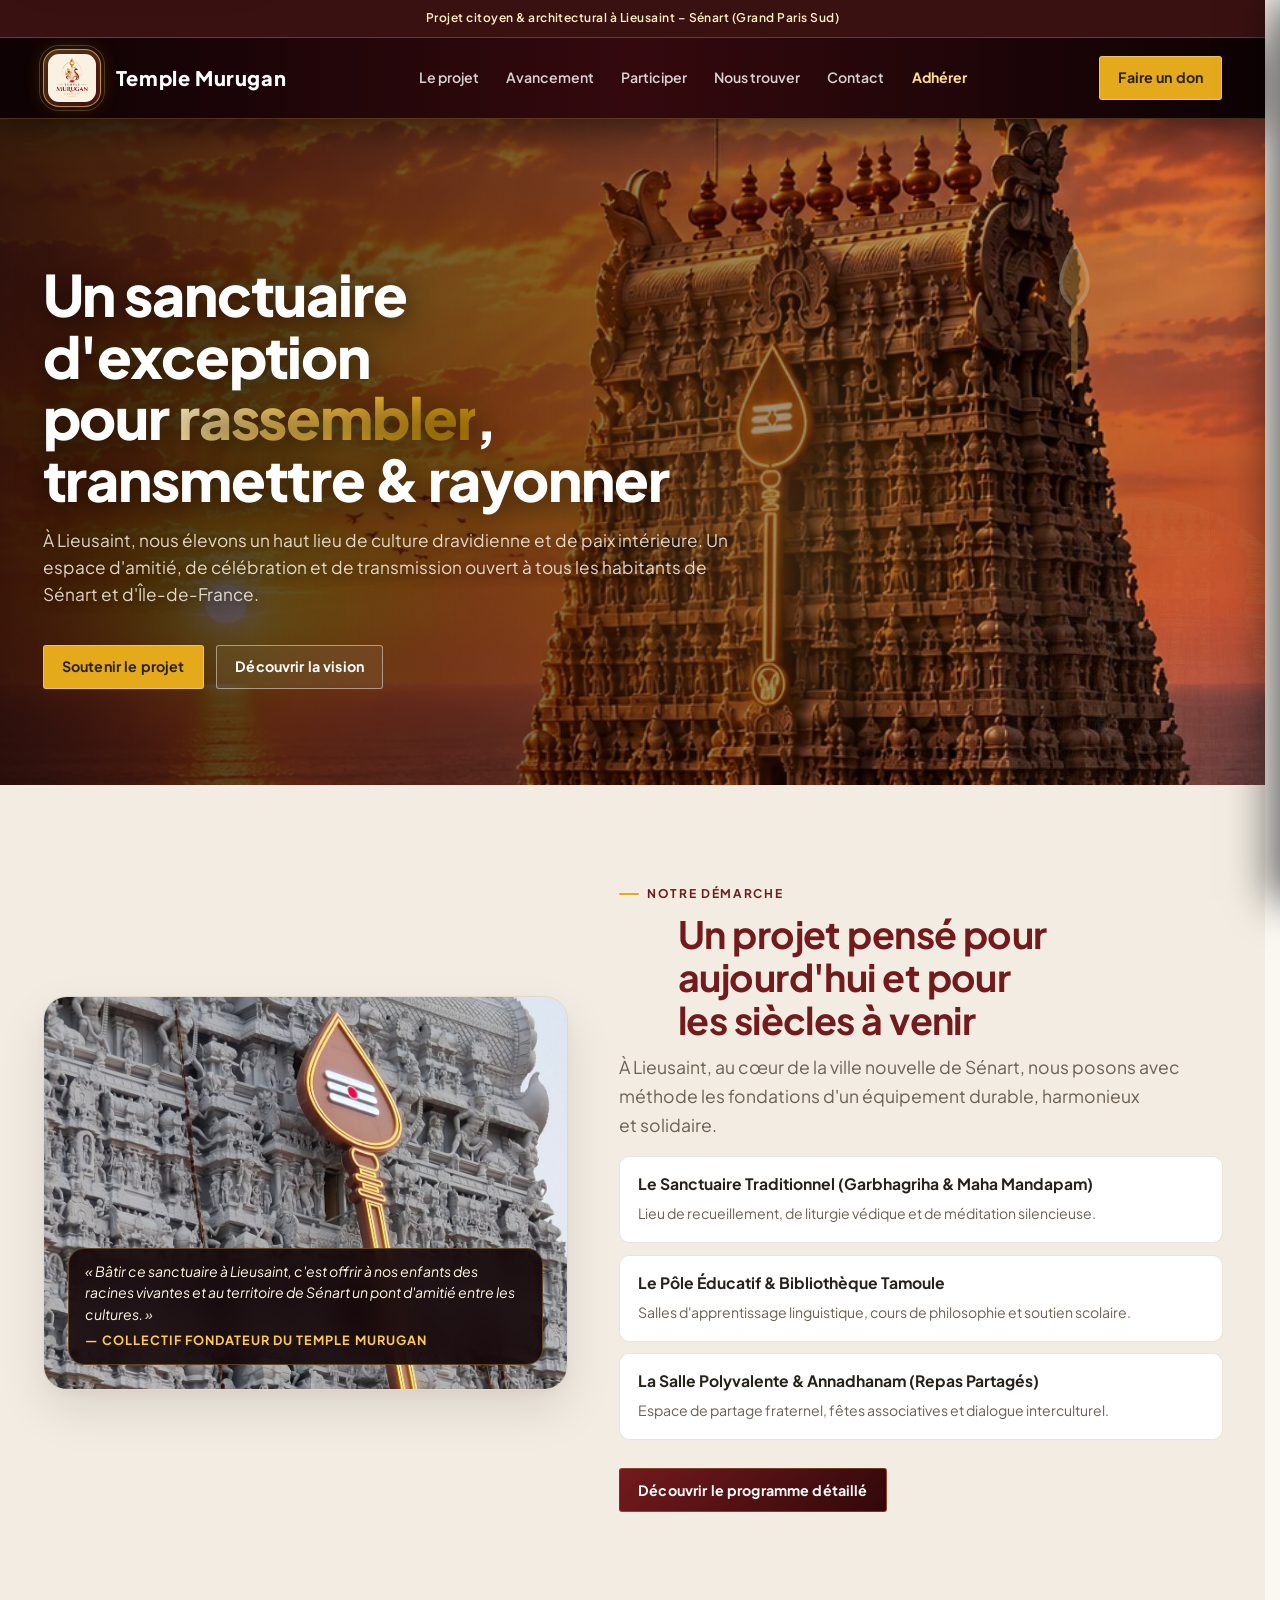
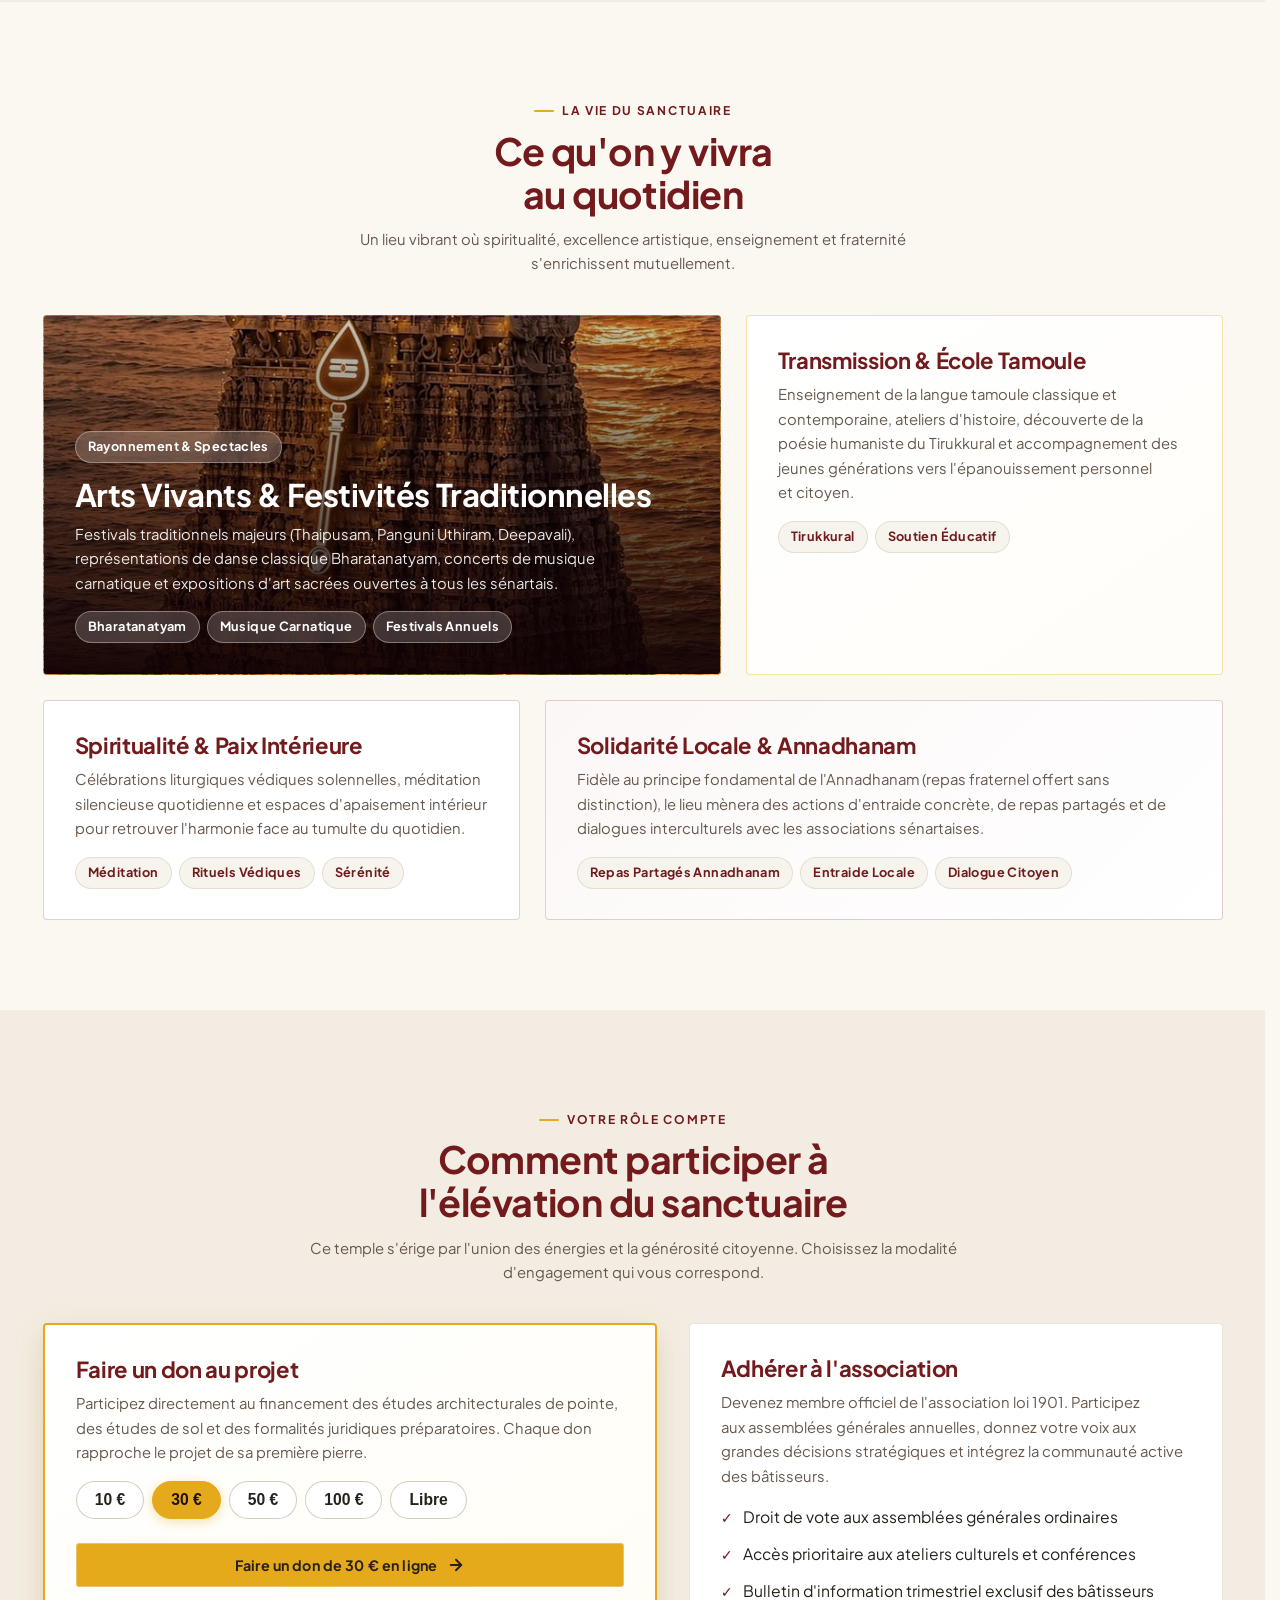
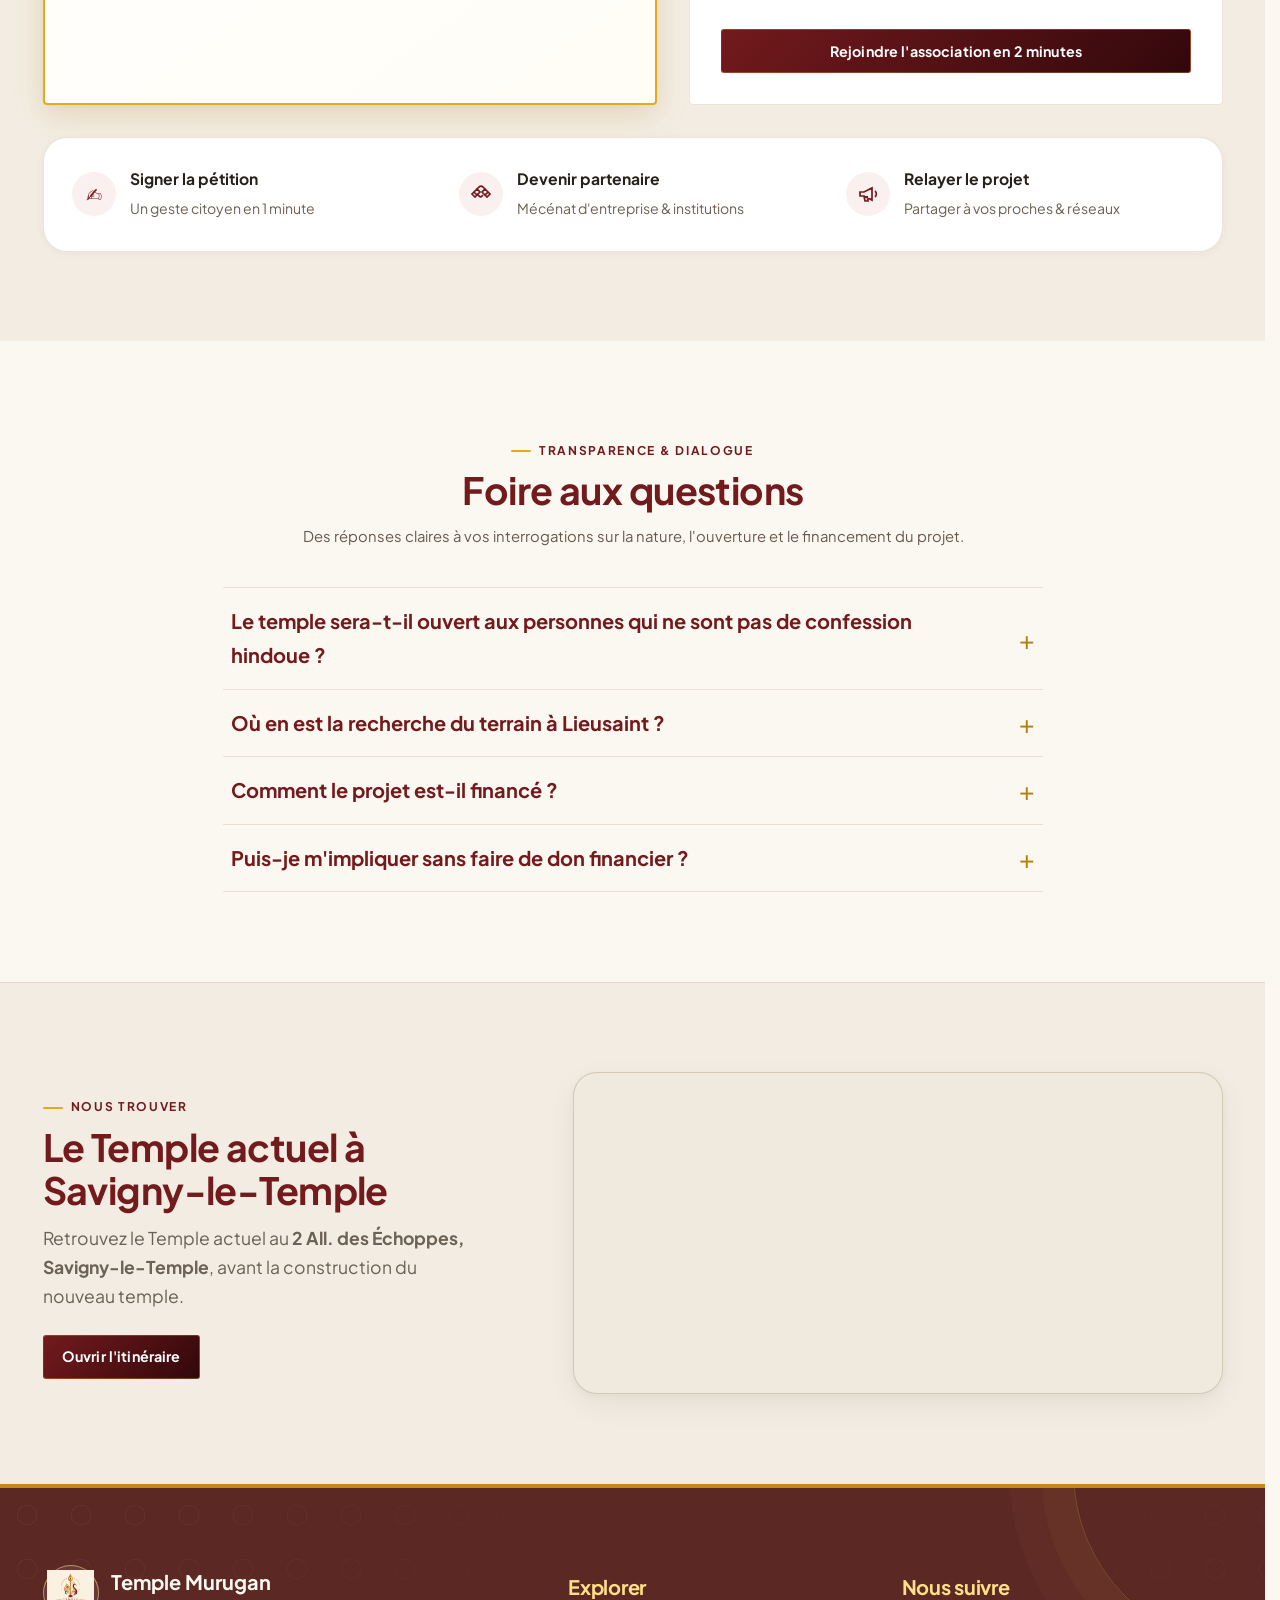
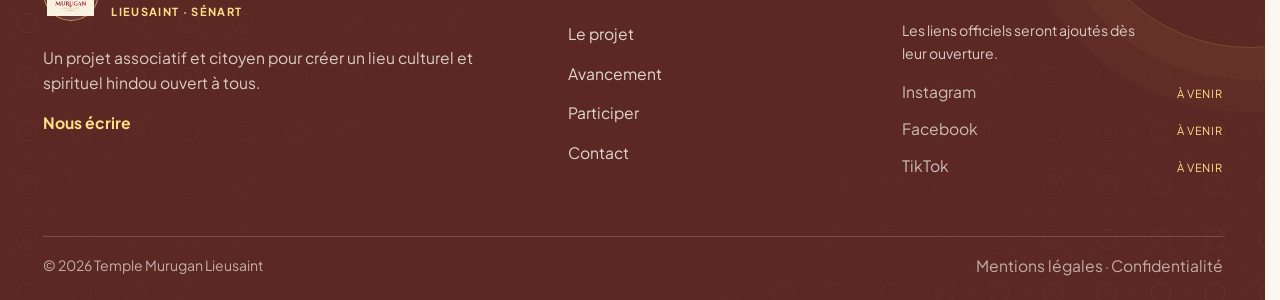
<file: index.html>
<!DOCTYPE html>
<html lang="fr">
<head>
<meta charset="utf-8">
<meta name="viewport" content="width=device-width, initial-scale=1, viewport-fit=cover">
<title>Temple Lieusaint</title>
<meta name="description" content="Projet citoyen et culturel de construction d'un sanctuaire hindou dravidien d'exception à Lieusaint – Grand Paris Sud. Découvrez la vision, le programme et soutenez l'édifice.">
<meta property="og:title" content="Temple Murugan Lieusaint — Sanctuaire Culturel & Spirituel de Sénart">
<meta property="og:description" content="Projet citoyen et culturel de construction d'un sanctuaire hindou dravidien d'exception à Lieusaint – Grand Paris Sud. Découvrez la vision, le programme et soutenez l'édifice.">
<meta property="og:type" content="website">
<meta property="og:locale" content="fr_FR">
<meta name="theme-color" content="#140304">

<!-- Favicon Logo Temple Lieusaint -->
<link rel="icon" type="image/svg+xml" href="assets/favicon.svg">
<link rel="apple-touch-icon" href="assets/favicon.svg">

<!-- Polices Google : Cinzel (royauté & tradition) + Plus Jakarta Sans (clarté contemporaine) -->
<link rel="preconnect" href="https://fonts.googleapis.com">
<link rel="preconnect" href="https://fonts.gstatic.com" crossorigin>
<link href="https://fonts.googleapis.com/css2?family=Cinzel:wght@600;700;800;900&family=Plus+Jakarta+Sans:ital,wght@0,400;0,500;0,600;0,700;0,800;1,400&display=swap" rel="stylesheet">
<link rel="stylesheet" href="css/style.css">

<!-- Données structurées Schema.org pour le référencement naturel -->
<script type="application/ld+json">
{
  "@context": "https://schema.org",
  "@type": "NGO",
  "name": "Temple Murugan Lieusaint",
  "alternateName": "Sanctuaire Culturel et Spirituel Hindou de Sénart",
  "url": "https://tharsananarul.github.io/temple-murugan-lieusaint/",
  "logo": "assets/img/logo-dore-murugan.png",
  "description": "Projet associatif et citoyen de construction d'un lieu culturel et cultuel hindou à Lieusaint (Grand Paris Sud).",
  "address": {
    "@type": "PostalAddress",
    "addressLocality": "Lieusaint",
    "postalCode": "77127",
    "addressRegion": "Île-de-France",
    "addressCountry": "FR"
  }
}
</script>
</head>
<body>

<!-- Lien d'évitement clavier pour l'accessibilité WCAG AAA -->
<a class="skip" href="#contenu">Aller au contenu principal</a>

<!-- ============================================================
     BANDEAU D'ANNONCE INSTITUTIONNELLE
     ============================================================ -->
<div class="note" role="banner">
  <span class="note-badge">Concertation</span>
  <span>Projet citoyen & architectural à Lieusaint – Sénart (Grand Paris Sud)</span>
</div>

<!-- ============================================================
     EN-TÊTE DU SITE & NAVBAR MODERNE
     ============================================================ -->
<header class="site" id="header">
  <div class="wrap bar">
    <!-- Identité principale : Logo royal + nom net, sans surcharge -->
    <a class="brand" href="index.html" aria-label="Temple Murugan &mdash; Retour a l'accueil">
      <div class="brand-emblem-wrap">
        <img class="brand-logo" src="assets/img/logo-dore-murugan.png" alt="Emblème royal du Temple Murugan Lieusaint" width="54" height="54" loading="eager" fetchpriority="high">
      </div>
      <div class="brand-identity">
        <span class="brand-main">Temple Murugan</span>
      </div>
    </a>

    <!-- Navigation principale Desktop : claire et aérée -->
    <nav class="main-desktop" aria-label="Menu principal">
      <a class="nav-link" href="projet.html" data-i18n="nav_projet">Le projet</a>
      <a class="nav-link" href="avancement.html" data-i18n="nav_avanc">Avancement</a>
      <a class="nav-link" href="participer.html" data-i18n="nav_part">Participer</a>
      <a class="nav-link" href="index.html#location-title">Nous trouver</a> <a class="nav-link" href="contact.html" data-i18n="nav_contact">Contact</a>
      <a class="nav-link header-join" href="adhesion.html" data-i18n="btn_join">Adhérer</a>
    </nav>

    <!-- Actions Header : CTA bureau & Contrôles tactiles mobile -->
    <div class="header-actions">
      <a class="btn btn-gold btn-shine header-cta" href="don.html" data-i18n="btn_donate"><span>Faire un don</span></a>
      <!-- Déclencheur tactile mobile (Burger haute précision) -->
      <button class="burger-btn" id="burger" type="button" aria-expanded="false" aria-controls="mobile-drawer" aria-label="Ouvrir le menu de navigation">
        <span class="burger-bar" aria-hidden="true"></span>
        <span class="burger-bar" aria-hidden="true"></span>
        <span class="burger-bar" aria-hidden="true"></span>
      </button>
    </div>
  </div>
</header>

<!-- ============================================================
     VRAI VOLET MOBILE (DRAWER NAVIGATION HAUTE DÉFINITION)
     ============================================================ -->
<div class="mobile-drawer-backdrop" id="drawer-backdrop" aria-hidden="true"></div>
<aside class="mobile-drawer" id="mobile-drawer" aria-label="Navigation mobile" aria-hidden="true">
  <div class="drawer-header">
    <div class="drawer-brand">
      <img src="assets/img/logo-dore-murugan.png" alt="" width="44" height="44" aria-hidden="true">
      <div class="drawer-title-group">
        <span class="drawer-title">Temple Murugan</span>
      </div>
    </div>
    <button class="drawer-close-btn" type="button" aria-label="Fermer la navigation mobile">✕</button>
  </div>

  <ul class="drawer-nav-list">
    <li>
      <a class="drawer-nav-link" href="projet.html">
        <span>Le projet</span>
        <span class="drawer-nav-number">01</span>
      </a>
    </li>
    <li>
      <a class="drawer-nav-link" href="avancement.html">
        <span>Avancement</span>
        <span class="drawer-nav-number">02</span>
      </a>
    </li>
    <li>
      <a class="drawer-nav-link" href="participer.html">
        <span>Participer</span>
        <span class="drawer-nav-number">03</span>
      </a>
    </li>
    <li>
      <a class="drawer-nav-link" href="index.html#location-title">
        <span>Nous trouver</span>
        <span class="drawer-nav-number">04</span>
      </a>
    </li>
    <li>
      <a class="drawer-nav-link" href="contact.html">
        <span>Contact</span>
        <span class="drawer-nav-number">05</span>
      </a>
    </li>
  </ul>

  <div class="drawer-actions">
    <a class="btn btn-gold btn-shine btn-block" href="don.html">
      <span>Faire un don au projet</span>
    </a>
    <a class="btn btn-glass btn-block" href="adhesion.html">
      <span>Adhérer à l'association</span>
    </a>
  </div>

  <div class="drawer-footer-info">
    <span>Association Loi 1901 · Lieusaint – Sénart</span>
  </div>
</aside>

<!-- ============================================================
     CONTENU PRINCIPAL
     ============================================================ -->
<main id="contenu">

  <!-- ── 1. HERO IMMERSIF CINÉMATIQUE (COUCHER DE SOLEIL, VEL, GOPURAM & PAON) ── -->
  <section class="hero-immersive" aria-label="Présentation générale du projet Temple Murugan Lieusaint">
    <!-- Double source responsive optimisée -->
    <picture class="hero-picture">
      <source media="(max-width: 860px)" srcset="assets/img/hero-temple-mobile.webp" type="image/webp">
      <source media="(max-width: 860px)" srcset="assets/img/hero-temple-mobile.png" type="image/png">
      <source media="(min-width: 861px)" srcset="assets/img/hero-temple-desktop.webp" type="image/webp">
      <img
        src="assets/img/hero-temple-desktop.png"
        alt="Élévation architecturale du Temple Murugan au coucher du soleil à Lieusaint, son gopuram dravidien monumental, le Vel doré et le paon sacré Mayil"
        class="hero-bg-img"
        fetchpriority="high"
        loading="eager"
      >
    </picture>

    <!-- Halo d'or sacré pulsant derrière le Gopuram -->
    <div class="hero-ambient-glow" aria-hidden="true"></div>
    <div class="identity-motif identity-vel" aria-hidden="true">
      <svg viewBox="0 0 24 48" fill="none" xmlns="http://www.w3.org/2000/svg">
        <path d="M12 2 C8 9 5 16 12 21 C19 16 16 9 12 2 Z" fill="#F2B84B" stroke="#FFF0C2" stroke-width="1.2"/>
        <line x1="12" y1="21" x2="12" y2="45" stroke="#F2B84B" stroke-width="2" stroke-linecap="round"/>
      </svg>
    </div>

    <!-- Scrim cinématique multi-stop préservant l'éclat du temple et garantissant la lisibilité -->
    <div class="hero-scrim" aria-hidden="true"></div>

    <div class="wrap hero-wrap">
      <div class="hero-content">
        <!-- Badge institutionnel & territorial avec micro-pulse -->
        <div class="hero-badge">
          <span class="badge-dot-pulse" aria-hidden="true"></span>
          <span>Grand Paris Sud · Lieusaint</span>
          <span class="badge-sep" aria-hidden="true">✦</span>
          <span>Sanctuaire Dravidien</span>
        </div>

        <!-- Titre royal sans coupures artificielles sur mobile -->
        <h1 class="hero-title">
          Un sanctuaire d'exception pour <span class="gold-gradient">rassembler</span>, transmettre & rayonner
        </h1>

        <p class="hero-desc">
          À Lieusaint, nous élevons un haut lieu de culture dravidienne et de paix intérieure. Un espace d'amitié, de célébration et de transmission ouvert à tous les habitants de Sénart et d'Île-de-France.
        </p>

        <!-- Actions prioritaires -->
        <div class="hero-actions">
          <a class="btn btn-gold btn-shine" href="don.html">
            <span>Soutenir le projet</span>
          </a>
          <a class="btn btn-glass" href="projet.html">
            <span>Découvrir la vision</span>
          </a>
        </div>

        <!-- Cartes de prestige flottantes : profondeur et réassurance sans débordement -->
      </div>
    </div>
  </section>

  <!-- ── 3. SECTION DÉMARCHE & ESPACES : SHOWCASE ÉDITORIAL LUXE ── -->
  <section class="block section-ivory" aria-labelledby="demarche-h">
    <div class="wrap two">
      <!-- Colonne Visuel avec Citation intégrée -->
      <div>
        <figure class="editorial-frame">
          <img src="assets/img/murugan-temple-demarche.jpg" alt="Inspiration architecturale pour le temple de Murugan à Lieusaint" loading="lazy" width="800" height="600">
          <div class="editorial-quote">
            <p>« Bâtir ce sanctuaire à Lieusaint, c'est offrir à nos enfants des racines vivantes et au territoire de Sénart un pont d'amitié entre les cultures. »</p>
            <cite>— Collectif fondateur du Temple Murugan</cite>
          </div>
        </figure>
      </div>

      <!-- Colonne Contenu & Espaces prévus -->
      <div>
        <p class="eyebrow">Notre Démarche</p>
        <h2 class="title" id="demarche-h">Un projet pensé pour aujourd'hui et pour les siècles à venir</h2>
        <p class="lead">À Lieusaint, au cœur de la ville nouvelle de Sénart, nous posons avec méthode les fondations d'un équipement durable, harmonieux et solidaire.</p>

        <!-- Liste architecturale des espaces -->
        <div class="spaces-list" aria-label="Espaces prévus dans le projet">
          <div class="space-item">
            <span class="space-icon" aria-hidden="true">✦</span>
            <div class="space-text">
              <strong>Le Sanctuaire Traditionnel (Garbhagriha & Maha Mandapam)</strong>
              <span>Lieu de recueillement, de liturgie védique et de méditation silencieuse.</span>
            </div>
          </div>
          <div class="space-item">
            <span class="space-icon" aria-hidden="true">✦</span>
            <div class="space-text">
              <strong>Le Pôle Éducatif & Bibliothèque Tamoule</strong>
              <span>Salles d'apprentissage linguistique, cours de philosophie et soutien scolaire.</span>
            </div>
          </div>
          <div class="space-item">
            <span class="space-icon" aria-hidden="true">✦</span>
            <div class="space-text">
              <strong>La Salle Polyvalente & Annadhanam (Repas Partagés)</strong>
              <span>Espace de partage fraternel, fêtes associatives et dialogue interculturel.</span>
            </div>
          </div>
        </div>

        <div style="padding-top: var(--s-3);">
          <a class="btn btn-rouge" href="projet.html">Découvrir le programme détaillé</a>
        </div>
      </div>
    </div>
  </section>

  <!-- Frise Kudu d'harmonie -->
  <div class="kudu" aria-hidden="true"></div>

  <!-- ── 5. SECTION LUMINEUSE (BLANC SOIE) : BENTO CULTUREL ASYMÉTRIQUE ── -->
  <section class="block section-light" aria-labelledby="activites-h">
    <div class="wrap">
      <div class="section-head">
        <p class="eyebrow">La Vie du Sanctuaire</p>
        <h2 class="title" id="activites-h">Ce qu'on y vivra au quotidien</h2>
        <p class="lead">Un lieu vibrant où spiritualité, excellence artistique, enseignement et fraternité s'enrichissent mutuellement.</p>
      </div>

      <!-- Bento Grid Asymétrique avec Visuels -->
      <div class="bento-grid">
        <!-- Bento 1 : Grande Carte Vedette avec Paon & Arts Vivants (span 7) -->
        <article class="bento-card bento-hero" style="background-image: url('assets/img/murugan-paon.jpg');" aria-labelledby="bento-arts-h">
          <div>
            <span class="bento-tag" style="margin-bottom:12px; display:inline-block;">Rayonnement & Spectacles</span>
            <h3 id="bento-arts-h">Arts Vivants & Festivités Traditionnelles</h3>
            <p>Festivals traditionnels majeurs (Thaipusam, Panguni Uthiram, Deepavali), représentations de danse classique Bharatanatyam, concerts de musique carnatique et expositions d'art sacrées ouvertes à tous les sénartais.</p>
            <div class="bento-tags">
              <span class="bento-tag">Bharatanatyam</span>
              <span class="bento-tag">Musique Carnatique</span>
              <span class="bento-tag">Festivals Annuels</span>
            </div>
          </div>
        </article>

        <!-- Bento 2 : Transmission & École Tamoule (span 5) -->
        <article class="bento-card bento-vert" aria-labelledby="bento-ecole-h">
          <img class="bento-ornament ornament-vel" src="assets/vel-red.svg" alt="" aria-hidden="true">
          <div class="bento-icon" aria-hidden="true"><svg viewBox="0 0 24 24" fill="none" stroke="currentColor" stroke-width="1.7"><path d="M4 5.5A2.5 2.5 0 0 1 6.5 3H20v16H6.5A2.5 2.5 0 0 0 4 21.5z"/><path d="M4 5.5v16M8 7h8M8 11h8"/></svg></div>
          <h3 id="bento-ecole-h">Transmission & École Tamoule</h3>
          <p>Enseignement de la langue tamoule classique et contemporaine, ateliers d'histoire, découverte de la poésie humaniste du Tirukkural et accompagnement des jeunes générations vers l'épanouissement personnel et citoyen.</p>
          <div class="bento-tags">
            <span class="bento-tag">Tirukkural</span>
            <span class="bento-tag">Soutien Éducatif</span>
          </div>
        </article>

        <!-- Bento 3 : Méditation & Spiritualité Intérieure (span 5) -->
        <article class="bento-card bento-medit" aria-labelledby="bento-spirit-h">
          <img class="bento-ornament ornament-peacock" src="assets/peacock-red.svg" alt="" aria-hidden="true">
          <div class="bento-icon" aria-hidden="true"><svg viewBox="0 0 24 24" fill="none" stroke="currentColor" stroke-width="1.7"><path d="M7 14h10l-1.2 5H8.2z"/><path d="M5 14h14M9 10.5c0-2 1.5-3 3-5 1.5 2 3 3 3 5a3 3 0 0 1-6 0Z"/><path d="M12 2v2"/></svg></div>
          <h3 id="bento-spirit-h">Spiritualité & Paix Intérieure</h3>
          <p>Célébrations liturgiques védiques solennelles, méditation silencieuse quotidienne et espaces d'apaisement intérieur pour retrouver l'harmonie face au tumulte du quotidien.</p>
          <div class="bento-tags">
            <span class="bento-tag">Méditation</span>
            <span class="bento-tag">Rituels Védiques</span>
            <span class="bento-tag">Sérénité</span>
          </div>
        </article>

        <!-- Bento 4 : Vivre-ensemble & Solidarité Active (span 7) -->
        <article class="bento-card bento-solidaire" aria-labelledby="bento-solidarite-h">
          <img class="bento-ornament ornament-vel ornament-vel-wide" src="assets/vel-red.svg" alt="" aria-hidden="true">
          <div class="bento-icon" aria-hidden="true"><svg viewBox="0 0 24 24" fill="none" stroke="currentColor" stroke-width="1.7"><path d="M4 11h16v2a6 6 0 0 1-6 6h-4a6 6 0 0 1-6-6z"/><path d="M3 11h18M8 7c0-1.2.8-2 2-2M12 7c0-1.2.8-2 2-2M16 7c0-1.2.8-2 2-2"/></svg></div>
          <h3 id="bento-solidarite-h">Solidarité Locale & Annadhanam</h3>
          <p>Fidèle au principe fondamental de l'Annadhanam (repas fraternel offert sans distinction), le lieu mènera des actions d'entraide concrète, de repas partagés et de dialogues interculturels avec les associations sénartaises.</p>
          <div class="bento-tags">
            <span class="bento-tag">Repas Partagés Annadhanam</span>
            <span class="bento-tag">Entraide Locale</span>
            <span class="bento-tag">Dialogue Citoyen</span>
          </div>
        </article>
      </div>
    </div>
  </section>

  <!-- ── 6. SECTION SABLE (IVOIRE CHAUD) : PARTICIPATION & DONS INTERACTIFS ── -->
  <section class="block section-ivory" aria-labelledby="participer-h">
    <div class="wrap">
      <div class="section-head">
        <p class="eyebrow">Votre Rôle Compte</p>
        <h2 class="title" id="participer-h">Comment participer à l'élévation du sanctuaire</h2>
        <p class="lead">Ce temple s'érige par l'union des énergies et la générosité citoyenne. Choisissez la modalité d'engagement qui vous correspond.</p>
      </div>

      <!-- Double Carte Haute Valeur (Dons & Adhésion) -->
      <div class="action-showcase">
        <!-- Carte Donateur Mécène -->
        <div class="action-card don-card">
          <span class="action-badge-top">✦ Mécénat & Soutien Financier</span>
          <h3>Faire un don au projet</h3>
          <p>Participez directement au financement des études architecturales de pointe, des études de sol et des formalités juridiques préparatoires. Chaque don rapproche le projet de sa première pierre.</p>

          <!-- Puces de montants interactives avec micro-interactions -->
          <div class="don-presets" role="group" aria-label="Choisir un montant de don">
            <button class="don-preset" type="button">10 €</button>
            <button class="don-preset active" type="button">30 €</button>
            <button class="don-preset" type="button">50 €</button>
            <button class="don-preset" type="button">100 €</button>
            <button class="don-preset" type="button">Libre</button>
          </div>

          <a class="btn btn-gold btn-shine btn-block" href="don.html?montant=30">
            <span>Faire un don de 30 € en ligne</span>
            <svg width="18" height="18" viewBox="0 0 24 24" fill="none" stroke="currentColor" stroke-width="2.5" stroke-linecap="round" stroke-linejoin="round" aria-hidden="true"><path d="M5 12h14"/><path d="m12 5 7 7-7 7"/></svg>
          </a>
        </div>

        <!-- Carte Adhésion Citoyenne -->
        <div class="action-card adhesion-card">
          <span class="action-badge-top">Engagement Associatif</span>
          <h3>Adhérer à l'association</h3>
          <p>Devenez membre officiel de l'association loi 1901. Participez aux assemblées générales annuelles, donnez votre voix aux grandes décisions stratégiques et intégrez la communauté active des bâtisseurs.</p>

          <ul class="adhesion-perks" aria-label="Avantages membres">
            <li class="adhesion-perk">
              <span class="perk-icon" aria-hidden="true">✓</span>
              <span>Droit de vote aux assemblées générales ordinaires</span>
            </li>
            <li class="adhesion-perk">
              <span class="perk-icon" aria-hidden="true">✓</span>
              <span>Accès prioritaire aux ateliers culturels et conférences</span>
            </li>
            <li class="adhesion-perk">
              <span class="perk-icon" aria-hidden="true">✓</span>
              <span>Bulletin d'information trimestriel exclusif des bâtisseurs</span>
            </li>
          </ul>

          <div style="margin-top:auto;">
            <a class="btn btn-rouge btn-block" href="adhesion.html">
              <span>Rejoindre l'association en 2 minutes</span>
            </a>
          </div>
        </div>
      </div>

      <!-- Bandeau Horizontal de 3 Actions Rapides -->
      <div class="action-ribbon" aria-label="Autres formes de participation">
        <!-- 1. Pétition -->
        <a class="ribbon-item" href="participer.html#petition" data-cfg="petitionUrl">
          <div class="ribbon-icon" aria-hidden="true">✍️</div>
          <div class="ribbon-text">
            <strong>Signer la pétition</strong>
            <span>Un geste citoyen en 1 minute</span>
          </div>
        </a>

        <!-- 2. Partenariats -->
        <a class="ribbon-item" href="contact.html">
          <div class="ribbon-icon" aria-hidden="true"><svg viewBox="0 0 24 24" fill="none" stroke="currentColor" stroke-width="1.7"><path d="m8 12 2.2 2.2a2 2 0 0 0 2.8 0l1-1"/><path d="m5 10 3-3 3 3-3 3zM19 10l-3-3-3 3 3 3z"/><path d="m8 7 2-2a3 3 0 0 1 4 0l2 2M5 10l-2 2 3 3 2-2M19 10l2 2-3 3-2-2"/></svg></div>
          <div class="ribbon-text">
            <strong>Devenir partenaire</strong>
            <span>Mécénat d'entreprise & institutions</span>
          </div>
        </a>

        <!-- 3. Relayer -->
        <a class="ribbon-item" href="#" data-share>
          <div class="ribbon-icon" aria-hidden="true"><svg viewBox="0 0 24 24" fill="none" stroke="currentColor" stroke-width="1.7"><path d="M4 10v4h4l8 4V6l-8 4zM8 14l1 5h3l-1-5"/><path d="M19 9a4 4 0 0 1 0 6"/></svg></div>
          <div class="ribbon-text">
            <strong>Relayer le projet</strong>
            <span>Partager à vos proches & réseaux</span>
          </div>
        </a>
      </div>
    </div>
  </section>

  <!-- ── 7. SECTION LUMINEUSE : QUESTIONS FRÉQUENTES (FAQ) ── -->
  <section class="block section-light" aria-labelledby="faq-h">
    <div class="wrap">
      <div class="section-head">
        <p class="eyebrow">Transparence & Dialogue</p>
        <h2 class="title" id="faq-h">Foire aux questions</h2>
        <p class="lead">Des réponses claires à vos interrogations sur la nature, l'ouverture et le financement du projet.</p>
      </div>

      <div class="faq" role="region" aria-label="Questions fréquentes">
        <details>
          <summary>Le temple sera-t-il ouvert aux personnes qui ne sont pas de confession hindoue ?</summary>
          <p>Absolument. Le projet Temple Murugan Lieusaint est pensé comme un ensemble culturel et spirituel ouvert à tous sans distinction. Les cours de danse, de musique, de langue, les conférences et les fêtes traditionnelles accueilleront l'ensemble des résidents de Lieusaint, de Sénart et d'Île-de-France avec bienveillance et fraternité.</p>
        </details>

        <details>
          <summary>Où en est la recherche du terrain à Lieusaint ?</summary>
          <p>L'association étudie plusieurs opportunités d'implantation foncière au sein du territoire de Sénart / Grand Paris Sud. Les échanges sont menés avec rigueur afin de garantir une excellente accessibilité (transports en commun RER D / T Zen) et une intégration paysagère exemplaire.</p>
        </details>

        <details>
          <summary>Comment le projet est-il financé ?</summary>
          <p>Le projet est financé à 100% par des fonds privés issus de dons de fidèles, de cotisations d'adhérents et de mécénat associatif et d'entreprises. Conformément aux principes républicains de la loi de 1905, aucun fonds public n'est sollicité pour la partie cultuelle.</p>
        </details>

        <details>
          <summary>Puis-je m'impliquer sans faire de don financier ?</summary>
          <p>Oui, votre voix et votre temps sont précieux ! Vous pouvez signer la pétition citoyenne de soutien, partager le projet autour de vous, ou nous rejoindre en tant que bénévole (communication, organisation d'événements, traduction, architecture).</p>
        </details>
      </div>
    </div>
  </section>

</main>

<!-- ============================================================
     LOCALISATION DU PROJET
     ============================================================ -->
<section class="location-section section-ivory" aria-labelledby="location-title">
  <div class="wrap location-grid">
    <div class="location-copy">
      <p class="eyebrow">Nous trouver</p>
      <h2 class="title" id="location-title">Le Temple actuel à Savigny-le-Temple</h2>
      <p class="lead">Retrouvez le Temple actuel au <strong>2 All. des Échoppes, Savigny-le-Temple</strong>, avant la construction du nouveau temple.</p>
      <a class="btn btn-rouge" href="https://www.openstreetmap.org/search?query=2%20All.%20des%20%C3%89choppes%20Savigny-le-Temple" target="_blank" rel="noopener noreferrer">
        Ouvrir l'itinéraire
      </a>
    </div>
    <div class="location-map">
      <iframe
        title="Carte du Temple Lieusaint au 2 Allée des Échoppes, Savigny-le-Temple"
        src="https://www.google.com/maps?q=2%20All.%20des%20%C3%89choppes%2C%20Savigny-le-Temple&output=embed"
        loading="lazy"
        referrerpolicy="no-referrer-when-downgrade"
        allowfullscreen>
      </iframe>
    </div>
  </div>
</section>

<!-- ============================================================
     PIED DE PAGE DU SITE (DUSK SACRÉ & OR)
     ============================================================ -->
<footer class="site" role="contentinfo">
  <div class="wrap footer-inner">
    <div class="footer-brand">
      <a class="footer-brand-link" href="index.html" aria-label="Temple Murugan Lieusaint &mdash; Accueil">
        <span class="footer-logo-wrap"><img src="assets/img/logo-dore-murugan.png" alt="" width="56" height="56" aria-hidden="true"></span>
        <span><strong>Temple Murugan</strong><small>Lieusaint &middot; S&eacute;nart</small></span>
      </a>
      <p>Un projet associatif et citoyen pour cr&eacute;er un lieu culturel et spirituel hindou ouvert &agrave; tous.</p>
      <a class="footer-contact-link js-mail" href="contact.html">Nous &eacute;crire</a>
    </div>
    <nav class="footer-nav" aria-label="Navigation secondaire">
      <h2>Explorer</h2>
      <ul>
        <li><a href="projet.html">Le projet</a></li>
        <li><a href="avancement.html">Avancement</a></li>
        <li><a href="participer.html">Participer</a></li>
        <li><a href="contact.html">Contact</a></li>
      </ul>
    </nav>
    <div class="footer-social" aria-labelledby="footer-social-title">
      <h2 id="footer-social-title">Nous suivre</h2>
      <p>Les liens officiels seront ajout&eacute;s d&egrave;s leur ouverture.</p>
      <ul>
        <li><span class="social-placeholder"><span>Instagram</span><small>&Agrave; venir</small></span></li>
        <li><span class="social-placeholder"><span>Facebook</span><small>&Agrave; venir</small></span></li>
        <li><span class="social-placeholder"><span>TikTok</span><small>&Agrave; venir</small></span></li>
      </ul>
    </div>
  </div>
  <div class="wrap footer-bottom">
    <span>&copy; 2026 Temple Murugan Lieusaint</span>
    <span><a href="mentions-legales.html">Mentions l&eacute;gales</a><span aria-hidden="true"> &middot; </span><a href="confidentialite.html">Confidentialit&eacute;</a></span>
  </div>
</footer>

<!-- Scripts d'orchestration JavaScript (Vanilla & Accessible) -->
<script src="js/config.js"></script>
<script src="js/main.js"></script>
</body>
</html>
</file>
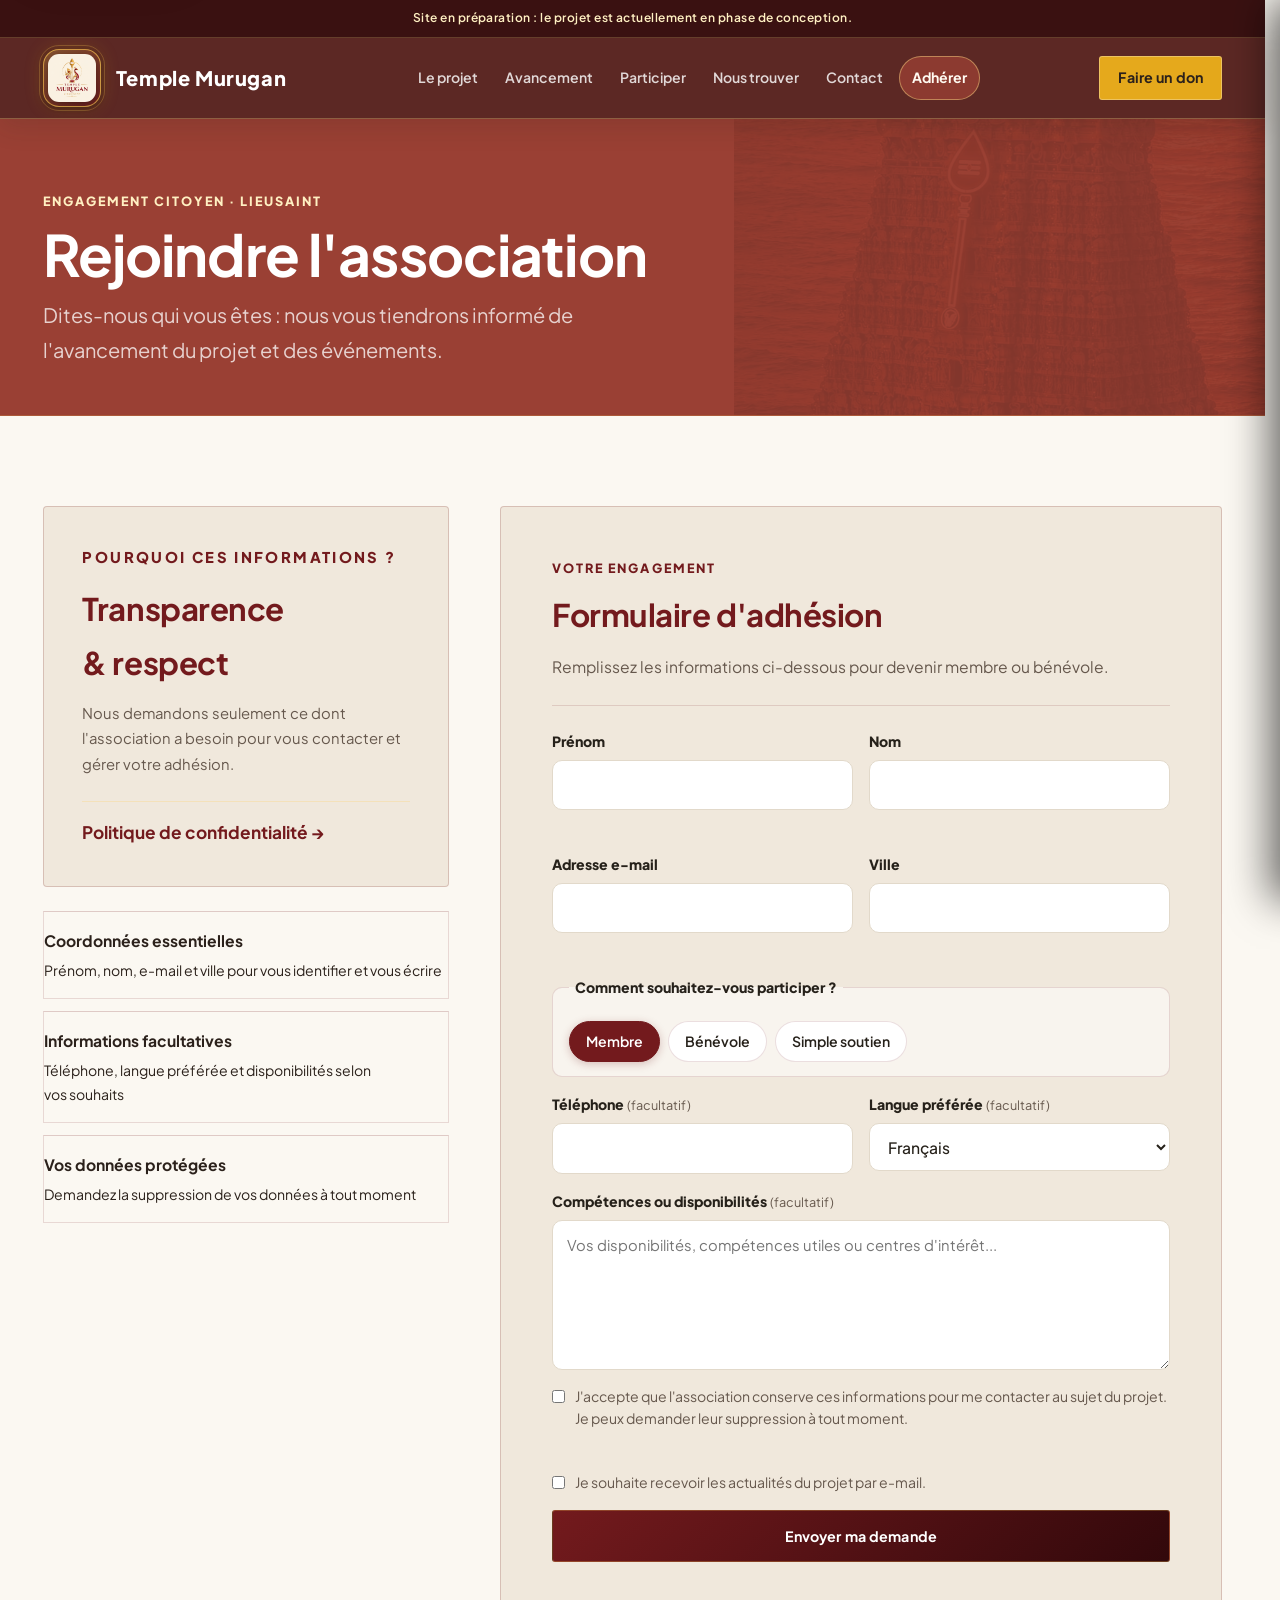
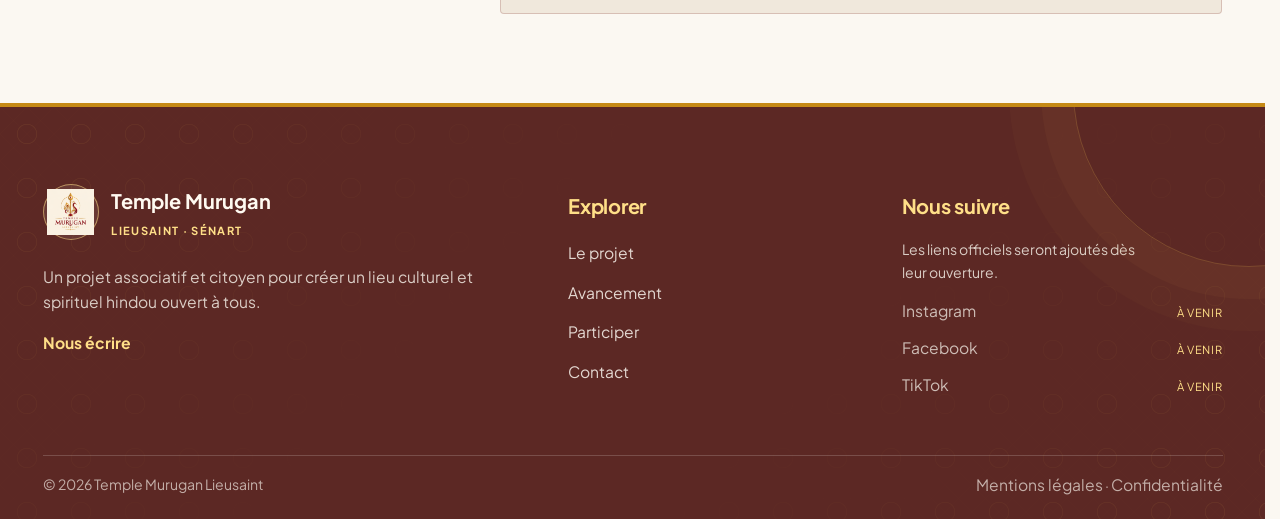
<file: adhesion.html>
<!DOCTYPE html>
<html lang="fr">
<head>
<meta charset="utf-8">
<meta name="viewport" content="width=device-width, initial-scale=1, viewport-fit=cover">
<title>Temple Lieusaint</title>
<meta name="description" content="Rejoignez l'association et suivez le projet de lieu culturel et spirituel hindou à Lieusaint – Sénart.">
<meta property="og:title" content="Adhérer — Temple Lieusaint">
<meta property="og:description" content="Rejoignez l'association et suivez le projet de lieu culturel et spirituel hindou à Lieusaint – Sénart.">
<meta property="og:type" content="website">
<meta property="og:locale" content="fr_FR">
<meta name="theme-color" content="#140304">
<!-- Favicon Logo Temple Lieusaint -->
<link rel="icon" type="image/svg+xml" href="assets/favicon.svg">
<link rel="apple-touch-icon" href="assets/favicon.svg">
<link rel="preconnect" href="https://fonts.googleapis.com">
<link rel="preconnect" href="https://fonts.gstatic.com" crossorigin>
<link href="https://fonts.googleapis.com/css2?family=Cinzel:wght@500;600;700;800;900&family=Plus+Jakarta+Sans:ital,wght@0,400;0,500;0,600;0,700;0,800;1,400&display=swap" rel="stylesheet">
<link rel="stylesheet" href="css/style.css">
</head>
<body class="adhesion-page">
<a class="skip" href="#contenu" data-i18n="skip">Aller au contenu</a>
<div class="note" data-i18n="banner">Site en préparation : le projet est actuellement en phase de conception.</div>
<header class="site" id="header">
  <div class="wrap bar">
    <a class="brand" href="index.html" aria-label="Temple Murugan &mdash; Retour a l'accueil">
      <div class="brand-emblem-wrap">
        <img class="brand-logo" src="assets/img/logo-dore-murugan.png" alt="Emblème royal du Temple Murugan Lieusaint" width="54" height="54" loading="eager">
      </div>
      <div class="brand-identity">
        <span class="brand-main">Temple Murugan</span>
      </div>
    </a>
    <nav class="main-desktop" aria-label="Menu principal">
      <a class="nav-link" href="projet.html" data-i18n="nav_projet">Le projet</a>
      <a class="nav-link" href="avancement.html" data-i18n="nav_avanc">Avancement</a>
      <a class="nav-link" href="participer.html" data-i18n="nav_part">Participer</a>
      <a class="nav-link" href="index.html#location-title">Nous trouver</a> <a class="nav-link" href="contact.html" data-i18n="nav_contact">Contact</a>
      <a class="nav-link header-join" href="adhesion.html" data-i18n="btn_join">Adhérer</a>
    </nav>
    <div class="header-actions">
      <a class="btn btn-gold btn-shine header-cta" href="don.html" data-i18n="btn_donate"><span>Faire un don</span></a>
      <button class="burger-btn" id="burger" type="button" aria-expanded="false" aria-controls="mobile-drawer" aria-label="Ouvrir le menu de navigation">
        <span class="burger-bar" aria-hidden="true"></span><span class="burger-bar" aria-hidden="true"></span><span class="burger-bar" aria-hidden="true"></span>
      </button>
    </div>
  </div>
</header>
<div class="mobile-drawer-backdrop" id="drawer-backdrop" aria-hidden="true"></div>
<aside class="mobile-drawer" id="mobile-drawer" aria-label="Navigation mobile" aria-hidden="true">
  <div class="drawer-header">
    <div class="drawer-brand"><img src="assets/img/logo-dore-murugan.png" alt="" width="44" height="44" aria-hidden="true"><div class="drawer-title-group"><span class="drawer-title">Temple Murugan</span></div></div>
    <button class="drawer-close-btn" type="button" aria-label="Fermer la navigation mobile">✕</button>
  </div>
  <ul class="drawer-nav-list">
    <li><a class="drawer-nav-link" href="projet.html"><span>Le projet</span><span class="drawer-nav-number">01</span></a></li>
    <li><a class="drawer-nav-link" href="avancement.html"><span>Avancement</span><span class="drawer-nav-number">02</span></a></li>
    <li><a class="drawer-nav-link" href="participer.html"><span>Participer</span><span class="drawer-nav-number">03</span></a></li>
    <li><a class="drawer-nav-link" href="index.html#location-title"><span>Nous trouver</span><span class="drawer-nav-number">04</span></a></li>
    <li><a class="drawer-nav-link" href="contact.html"><span>Contact</span><span class="drawer-nav-number">05</span></a></li>
  </ul>
  <div class="drawer-actions">
    <a class="btn btn-gold btn-shine btn-block" href="don.html"><span>Faire un don au projet</span></a>
    <a class="btn btn-glass btn-block" href="adhesion.html"><span>Adhérer à l'association</span></a>
  </div>
  <div class="drawer-footer-info"><span>Association Loi 1901 · Lieusaint – Sénart</span></div>
</aside>
<main id="contenu">
<section class="contact-hero">
  <div class="wrap contact-hero-inner">
    <div>
      <p class="contact-eyebrow">Engagement citoyen · Lieusaint</p>
      <h1 data-i18n="hd_adh_t">Rejoindre l'association</h1>
      <p class="contact-lead" data-i18n="hd_adh_d">Dites-nous qui vous êtes : nous vous tiendrons informé de l'avancement du projet et des événements.</p>
    </div>
  </div>
</section>
<section class="contact-section">
  <div class="wrap contact-layout">
    <aside class="contact-aside">
      <div class="contact-aside-card">
        <span class="contact-icon" aria-hidden="true">✦</span>
        <p class="contact-eyebrow">Pourquoi ces informations ?</p>
        <h2>Transparence & respect</h2>
        <p>Nous demandons seulement ce dont l'association a besoin pour vous contacter et gérer votre adhésion.</p>
        <a class="contact-mail" href="confidentialite.html">Politique de confidentialité →</a>
      </div>
      <div class="contact-info-list">
        <div class="contact-info-item">
          <span aria-hidden="true">✓</span>
          <div><strong>Coordonnées essentielles</strong><small>Prénom, nom, e-mail et ville pour vous identifier et vous écrire</small></div>
        </div>
        <div class="contact-info-item">
          <span aria-hidden="true">◌</span>
          <div><strong>Informations facultatives</strong><small>Téléphone, langue préférée et disponibilités selon vos souhaits</small></div>
        </div>
        <div class="contact-info-item">
          <span aria-hidden="true">🔒</span>
          <div><strong>Vos données protégées</strong><small>Demandez la suppression de vos données à tout moment</small></div>
        </div>
      </div>
    </aside>
    <div class="contact-form-card">
      <div class="contact-form-heading">
        <p class="contact-eyebrow">Votre engagement</p>
        <h2>Formulaire d'adhésion</h2>
        <p>Remplissez les informations ci-dessous pour devenir membre ou bénévole.</p>
      </div>
      <form class="grid contact-form" data-form="adhesion" novalidate>
        <input type="hidden" name="_subject" value="Nouvelle demande d'adhésion">
        <div class="field"><label class="l" for="prenom"><span data-i18n="f_prenom">Prénom</span></label><input type="text" id="prenom" name="prenom" autocomplete="given-name" required><span class="err" id="e-prenom"></span></div>
        <div class="field"><label class="l" for="nom"><span data-i18n="f_nom">Nom</span></label><input type="text" id="nom" name="nom" autocomplete="family-name" required><span class="err" id="e-nom"></span></div>
        <div class="field"><label class="l" for="mail"><span data-i18n="f_mail">Adresse e-mail</span></label><input type="email" id="mail" name="email" autocomplete="email" required><span class="err" id="e-mail"></span></div>
        <div class="field"><label class="l" for="ville"><span data-i18n="f_ville">Ville</span></label><input type="text" id="ville" name="ville" autocomplete="address-level2" required><span class="err" id="e-ville"></span></div>
        <fieldset class="field full"><legend data-i18n="f_type">Comment souhaitez-vous participer ?</legend>
          <div class="chips">
            <input type="radio" name="participation" id="t1" value="membre" checked><label for="t1" data-i18n="t_member">Membre</label>
            <input type="radio" name="participation" id="t2" value="benevole"><label for="t2" data-i18n="t_vol">Bénévole</label>
            <input type="radio" name="participation" id="t3" value="soutien"><label for="t3" data-i18n="t_sup">Simple soutien</label>
          </div>
        </fieldset>
        <div class="field"><label class="l" for="tel"><span data-i18n="f_tel">Téléphone</span> <span class="opt" data-i18n="opt">(facultatif)</span></label><input type="tel" id="tel" name="telephone" autocomplete="tel"></div>
        <div class="field"><label class="l" for="lg"><span data-i18n="f_lang">Langue préférée</span> <span class="opt" data-i18n="opt">(facultatif)</span></label>
          <select id="lg" name="langue"><option>Français</option><option>English</option></select></div>
        <div class="field full"><label class="l" for="msg"><span>Compétences ou disponibilités</span> <span class="opt" data-i18n="opt">(facultatif)</span></label><textarea id="msg" name="message" placeholder="Vos disponibilités, compétences utiles ou centres d'intérêt..."></textarea></div>
        <div class="field full">
          <label class="check"><input type="checkbox" id="rgpd" name="consentement" required><span data-i18n="consent">J'accepte que l'association conserve ces informations pour me contacter au sujet du projet. Je peux demander leur suppression à tout moment.</span></label>
          <span class="err" id="e-rgpd"></span>
        </div>
        <div class="field full"><label class="check"><input type="checkbox" name="newsletter" value="oui"><span data-i18n="news_opt">Je souhaite recevoir les actualités du projet par e-mail.</span></label></div>
        <div class="field full"><button class="btn btn-red btn-block" type="submit" data-i18n="adh_btn">Envoyer ma demande</button></div>
      </form>
      <div class="ok" role="status"><span data-i18n="adh_ok">Merci ! Votre demande est enregistrée. Nous reviendrons vers vous par e-mail.</span>
        <p class="demo" hidden></p>
        <a class="btn btn-gold" data-after-pay href="#" hidden data-i18n="pay_adh">Payer mon adhésion</a></div>
      <div class="fail" role="alert">Ce formulaire n'est pas encore activé. Écrivez-nous directement par e-mail.</div>
    </div>
  </div>
</section>
</main>
<footer class="site" role="contentinfo">
  <div class="wrap footer-inner">
    <div class="footer-brand">
      <a class="footer-brand-link" href="index.html" aria-label="Temple Murugan Lieusaint &mdash; Accueil">
        <span class="footer-logo-wrap"><img src="assets/img/logo-dore-murugan.png" alt="" width="56" height="56" aria-hidden="true"></span>
        <span><strong>Temple Murugan</strong><small>Lieusaint &middot; S&eacute;nart</small></span>
      </a>
      <p>Un projet associatif et citoyen pour cr&eacute;er un lieu culturel et spirituel hindou ouvert &agrave; tous.</p>
      <a class="footer-contact-link js-mail" href="contact.html">Nous &eacute;crire</a>
    </div>
    <nav class="footer-nav" aria-label="Navigation secondaire">
      <h2>Explorer</h2>
      <ul>
        <li><a href="projet.html">Le projet</a></li>
        <li><a href="avancement.html">Avancement</a></li>
        <li><a href="participer.html">Participer</a></li>
        <li><a href="contact.html">Contact</a></li>
      </ul>
    </nav>
    <div class="footer-social" aria-labelledby="footer-social-title">
      <h2 id="footer-social-title">Nous suivre</h2>
      <p>Les liens officiels seront ajout&eacute;s d&egrave;s leur ouverture.</p>
      <ul>
        <li><span class="social-placeholder"><span>Instagram</span><small>&Agrave; venir</small></span></li>
        <li><span class="social-placeholder"><span>Facebook</span><small>&Agrave; venir</small></span></li>
        <li><span class="social-placeholder"><span>TikTok</span><small>&Agrave; venir</small></span></li>
      </ul>
    </div>
  </div>
  <div class="wrap footer-bottom">
    <span>&copy; 2026 Temple Murugan Lieusaint</span>
    <span><a href="mentions-legales.html">Mentions l&eacute;gales</a><span aria-hidden="true"> &middot; </span><a href="confidentialite.html">Confidentialit&eacute;</a></span>
  </div>
</footer>
<script src="js/config.js"></script><script src="js/main.js"></script>
<script src="js/forms.js"></script>
</body>
</html>
</file>
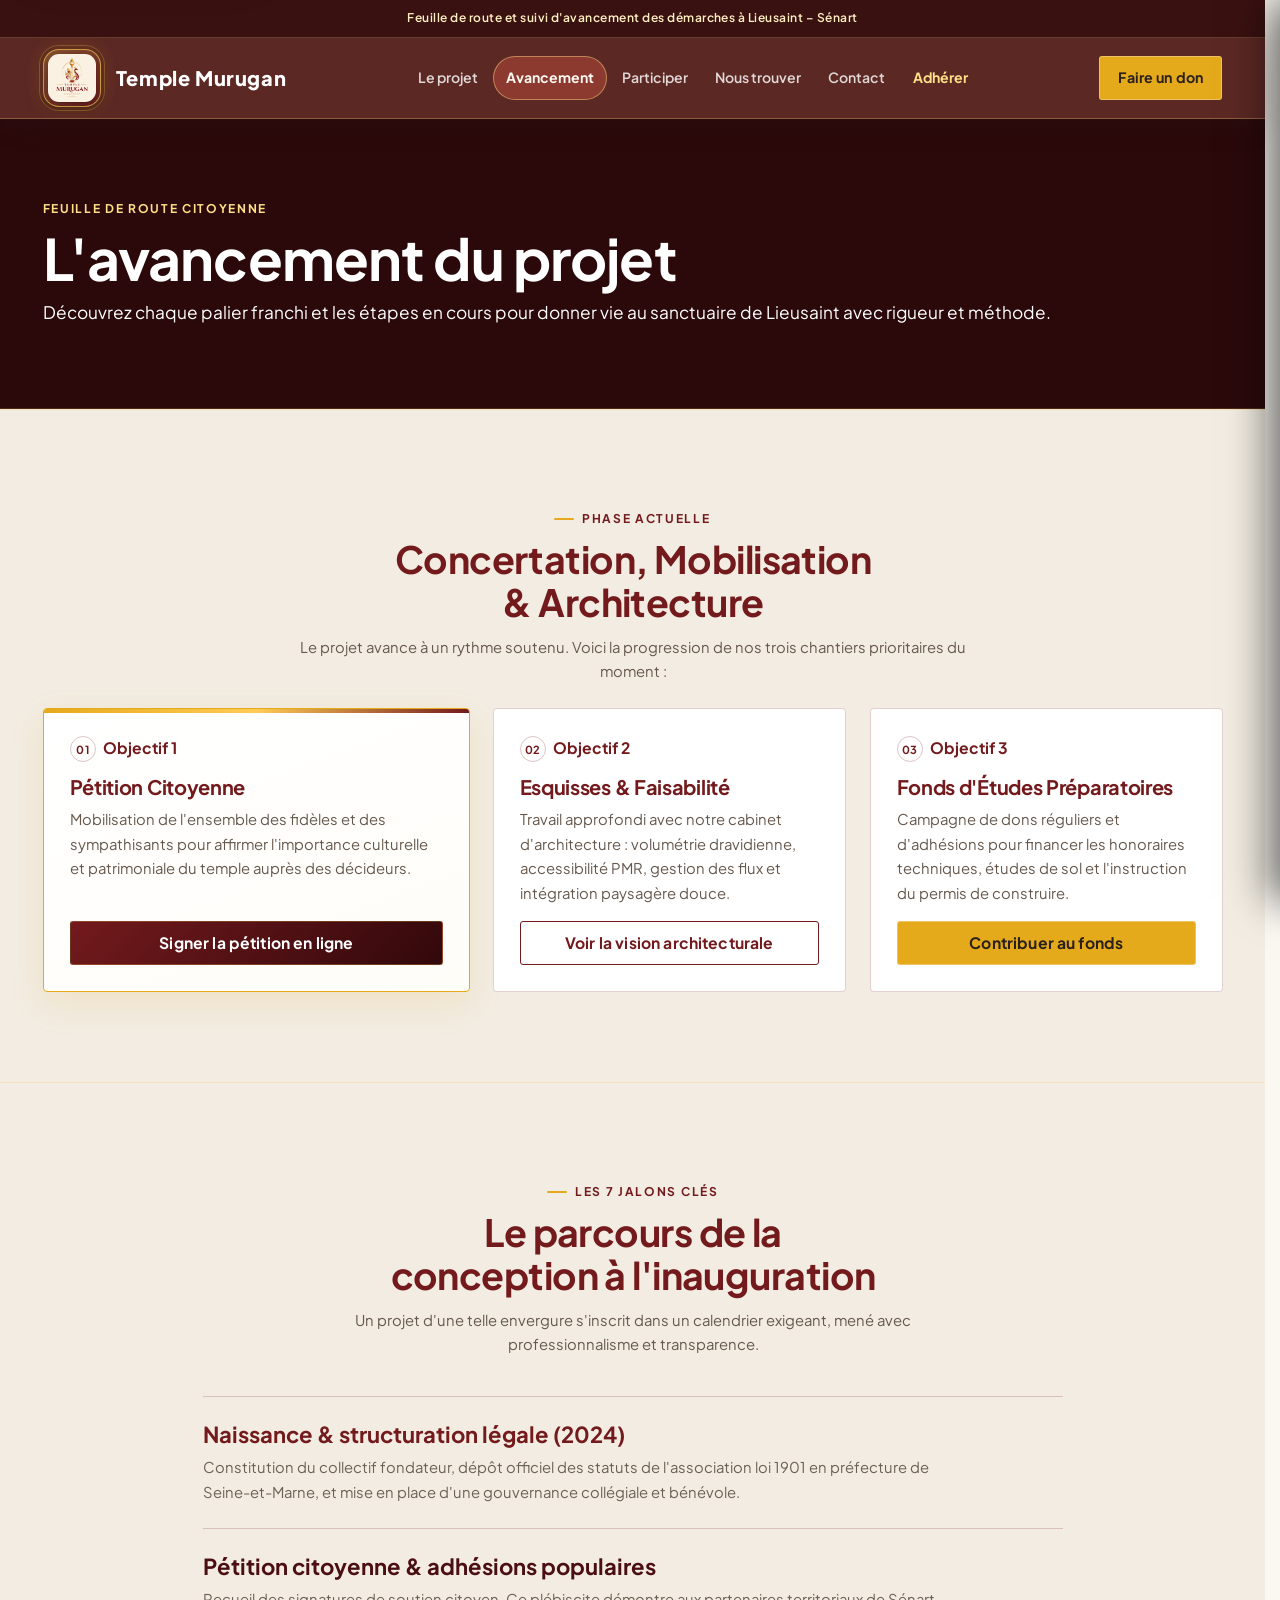
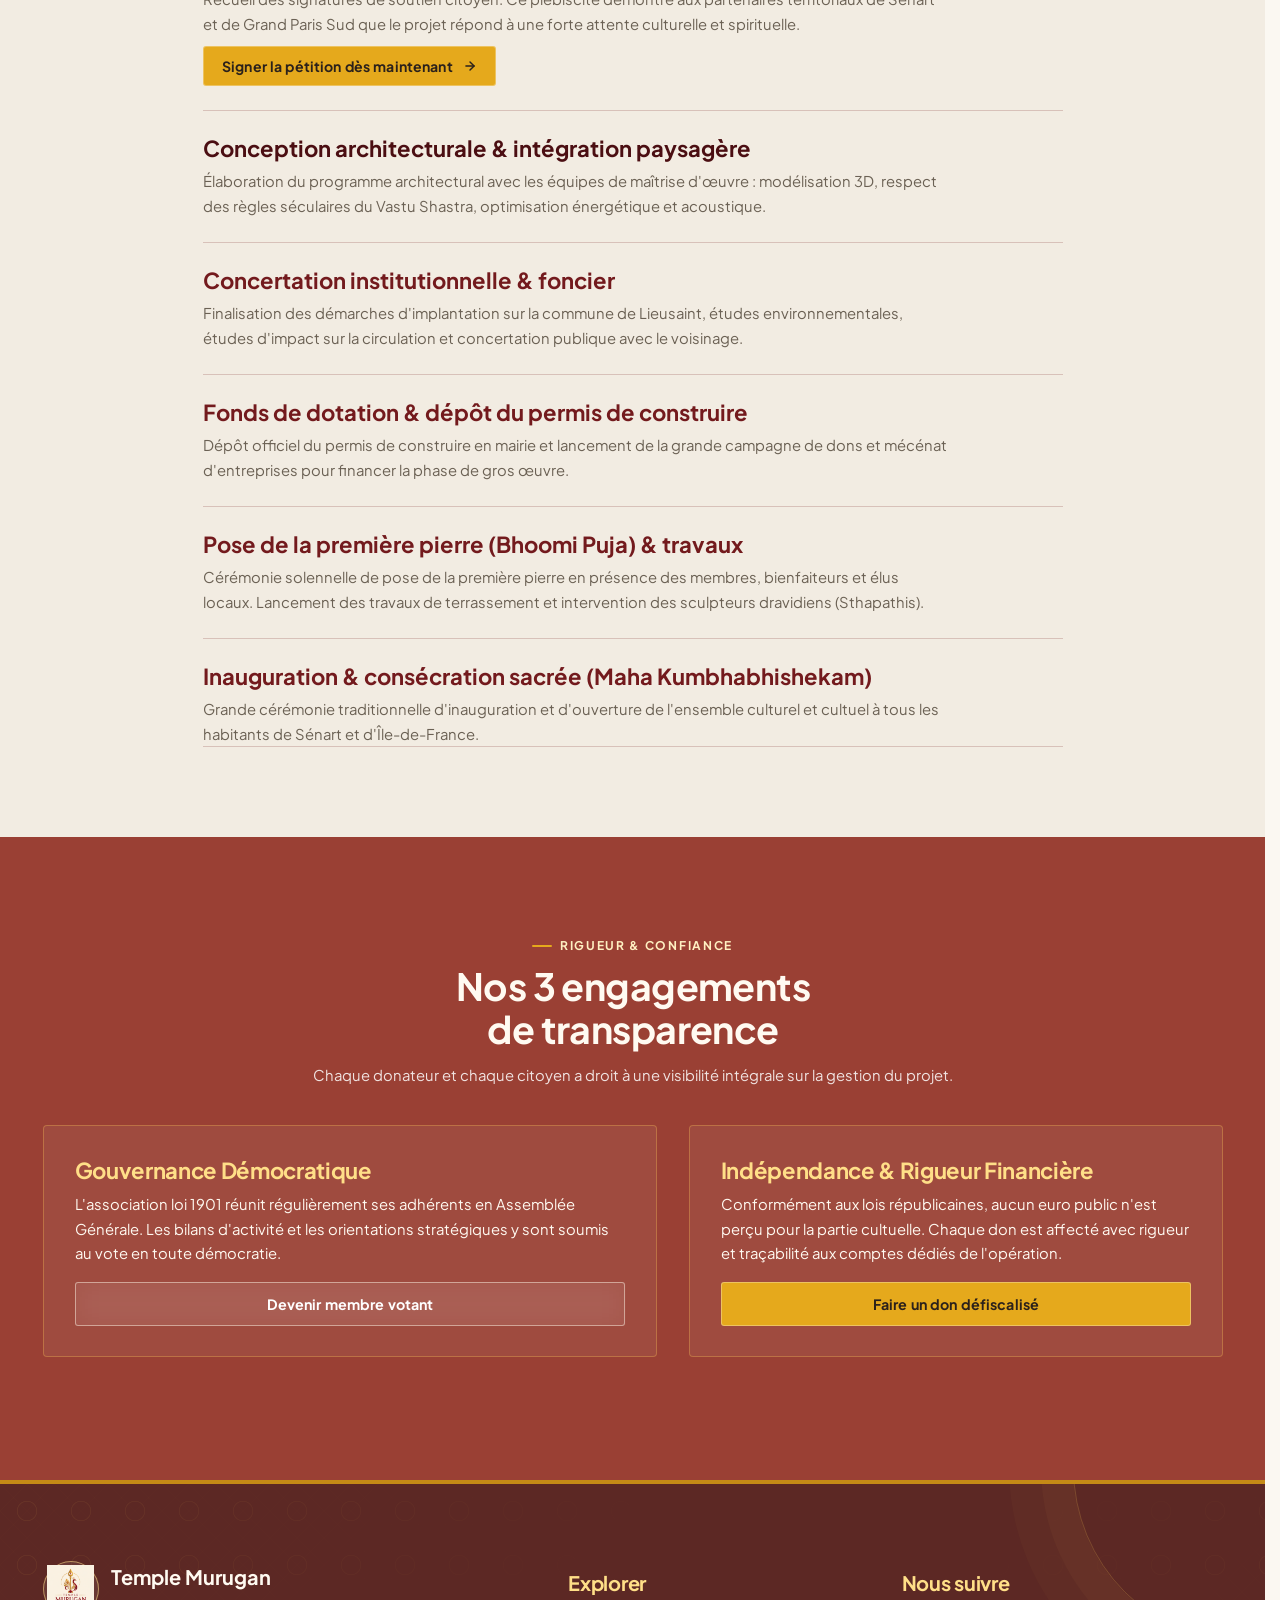
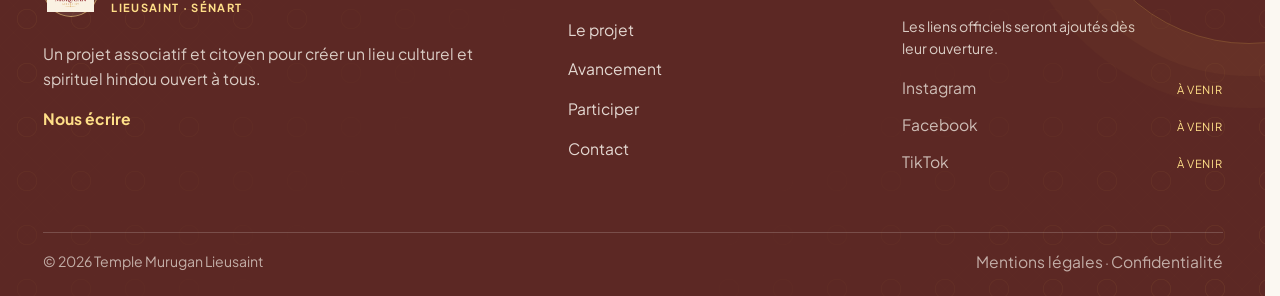
<file: avancement.html>
<!DOCTYPE html>
<html lang="fr">
<head>
<meta charset="utf-8">
<meta name="viewport" content="width=device-width, initial-scale=1, viewport-fit=cover">
<title>Temple Lieusaint</title>
<meta name="description" content="Suivez en temps réel et en toute transparence les étapes de conception, de concertation et d'édification du Temple Murugan Lieusaint – Sénart.">
<meta property="og:title" content="Avancement — Temple Lieusaint">
<meta property="og:description" content="Suivez en temps réel et en toute transparence les étapes de conception, de concertation et d'édification du Temple Murugan Lieusaint – Sénart.">
<meta property="og:type" content="website">
<meta property="og:locale" content="fr_FR">
<meta name="theme-color" content="#240708">
<!-- Favicon Logo Temple Lieusaint -->
<link rel="icon" type="image/svg+xml" href="assets/favicon.svg">
<link rel="apple-touch-icon" href="assets/favicon.svg">
<!-- Polices Google : Cinzel + Plus Jakarta Sans -->
<link rel="preconnect" href="https://fonts.googleapis.com">
<link rel="preconnect" href="https://fonts.gstatic.com" crossorigin>
<link href="https://fonts.googleapis.com/css2?family=Cinzel:wght@500;600;700;800;900&family=Plus+Jakarta+Sans:ital,wght@0,400;0,500;0,600;0,700;0,800;1,400&display=swap" rel="stylesheet">
<link rel="stylesheet" href="css/style.css">
</head>
<body class="page-avancement">

<a class="skip" href="#contenu">Aller au contenu principal</a>

<!-- Bandeau annonce -->
<div class="note" role="banner">
  <span class="note-badge">Transparence</span>
  <span>Feuille de route et suivi d'avancement des démarches à Lieusaint – Sénart</span>
</div>

<!-- En-tête -->
<header class="site" id="header">
  <div class="wrap bar">
    <a class="brand" href="index.html" aria-label="Temple Murugan &mdash; Retour à l'accueil">
      <div class="brand-emblem-wrap">
        <img class="brand-logo" src="assets/img/logo-dore-murugan.png" alt="Emblème royal du Temple Murugan Lieusaint" width="54" height="54" loading="eager">
      </div>
      <div class="brand-identity">
        <span class="brand-main">Temple Murugan</span>
      </div>
    </a>
    <nav class="main-desktop" aria-label="Menu principal">
      <a class="nav-link" href="projet.html" data-i18n="nav_projet">Le projet</a>
      <a class="nav-link" href="avancement.html" data-i18n="nav_avanc">Avancement</a>
      <a class="nav-link" href="participer.html" data-i18n="nav_part">Participer</a>
      <a class="nav-link" href="index.html#location-title">Nous trouver</a>
      <a class="nav-link" href="contact.html" data-i18n="nav_contact">Contact</a>
      <a class="nav-link header-join" href="adhesion.html" data-i18n="btn_join">Adhérer</a>
    </nav>
    <div class="header-actions">
      <a class="btn btn-gold btn-shine header-cta" href="don.html" data-i18n="btn_donate"><span>Faire un don</span></a>
      <button class="burger-btn" id="burger" type="button" aria-expanded="false" aria-controls="mobile-drawer" aria-label="Ouvrir le menu de navigation">
        <span class="burger-bar" aria-hidden="true"></span>
        <span class="burger-bar" aria-hidden="true"></span>
        <span class="burger-bar" aria-hidden="true"></span>
      </button>
    </div>
  </div>
</header>
<div class="mobile-drawer-backdrop" id="drawer-backdrop" aria-hidden="true"></div>
<aside class="mobile-drawer" id="mobile-drawer" aria-label="Navigation mobile" aria-hidden="true">
  <div class="drawer-header">
    <div class="drawer-brand">
      <img src="assets/img/logo-dore-murugan.png" alt="" width="44" height="44" aria-hidden="true">
      <div class="drawer-title-group">
        <span class="drawer-title">Temple Murugan</span>
      </div>
    </div>
    <button class="drawer-close-btn" type="button" aria-label="Fermer la navigation mobile">✕</button>
  </div>
  <ul class="drawer-nav-list">
    <li>
      <a class="drawer-nav-link" href="projet.html">
        <span>Le projet</span>
        <span class="drawer-nav-number">01</span>
      </a>
    </li>
    <li>
      <a class="drawer-nav-link" href="avancement.html">
        <span>Avancement</span>
        <span class="drawer-nav-number">02</span>
      </a>
    </li>
    <li>
      <a class="drawer-nav-link" href="participer.html">
        <span>Participer</span>
        <span class="drawer-nav-number">03</span>
      </a>
    </li>
    <li>
      <a class="drawer-nav-link" href="index.html#location-title">
        <span>Nous trouver</span>
        <span class="drawer-nav-number">04</span>
      </a>
    </li>
    <li>
      <a class="drawer-nav-link" href="contact.html">
        <span>Contact</span>
        <span class="drawer-nav-number">05</span>
      </a>
    </li>
  </ul>
  <div class="drawer-actions">
    <a class="btn btn-gold btn-shine btn-block" href="don.html">
      <span>Faire un don au projet</span>
    </a>
    <a class="btn btn-glass btn-block" href="adhesion.html">
      <span>Adhérer à l'association</span>
    </a>
  </div>
  <div class="drawer-footer-info">
    <span>Association Loi 1901 · Lieusaint – Sénart</span>
  </div>
</aside>

<main id="contenu">

  <!-- En-tête de page majesteux -->
  <div class="page-head">
    <div class="wrap">
      <p class="kicker">Feuille de Route Citoyenne</p>
      <h1>L'avancement du projet</h1>
      <p>Découvrez chaque palier franchi et les étapes en cours pour donner vie au sanctuaire de Lieusaint avec rigueur et méthode.</p>
    </div>
  </div>

  <!-- ── 1. BAROMÈTRE GLOBAL DU PROJET (SURFACES CHAUDES & DYNAMIQUES) ── -->
  <section class="block section-foundations">
    <div class="wrap">
      <div class="section-head" style="margin-block-end: var(--s-5);">
        <p class="eyebrow">Phase Actuelle</p>
        <h2 class="title">Concertation, Mobilisation & Architecture</h2>
        <p class="lead">Le projet avance à un rythme soutenu. Voici la progression de nos trois chantiers prioritaires du moment :</p>
      </div>

      <!-- Compteurs et jauges de progression vivantes -->
      <div class="triptych-grid">
        <!-- Jauge 1 : Mobilisation citoyenne -->
        <div class="triptych-card highlight">
          <div style="display:flex; justify-content:space-between; align-items:center; margin-bottom:12px;">
            <span class="roadmap-tag tag-active">En cours actif</span>
            <strong class="objective-label"><span aria-hidden="true">01</span> Objectif 1</strong>
          </div>
          <h3 style="font-size:var(--fs-md);">Pétition Citoyenne</h3>
          <p>Mobilisation de l'ensemble des fidèles et des sympathisants pour affirmer l'importance culturelle et patrimoniale du temple auprès des décideurs.</p>
          <div style="margin-top:auto; padding-top:var(--s-4);">
            <a class="btn btn-rouge btn-block" style="min-height:44px; font-size:var(--fs-sm);" href="participer.html#petition">
              <span>Signer la pétition en ligne</span>
            </a>
          </div>
        </div>

        <!-- Jauge 2 : Études architecturales -->
        <div class="triptych-card">
          <div style="display:flex; justify-content:space-between; align-items:center; margin-bottom:12px;">
            <span class="roadmap-tag tag-active">En concertation</span>
            <strong class="objective-label"><span aria-hidden="true">02</span> Objectif 2</strong>
          </div>
          <h3 style="font-size:var(--fs-md);">Esquisses & Faisabilité</h3>
          <p>Travail approfondi avec notre cabinet d'architecture : volumétrie dravidienne, accessibilité PMR, gestion des flux et intégration paysagère douce.</p>
          <div style="margin-top:auto; padding-top:var(--s-4);">
            <a class="btn btn-ghost btn-block" style="min-height:44px; font-size:var(--fs-sm); color:var(--rouge-700); border-color:var(--rouge-700);" href="projet.html">
              <span>Voir la vision architecturale</span>
            </a>
          </div>
        </div>

        <!-- Jauge 3 : Financement initial -->
        <div class="triptych-card">
          <div style="display:flex; justify-content:space-between; align-items:center; margin-bottom:12px;">
            <span class="roadmap-tag tag-done">En consolidation</span>
            <strong class="objective-label"><span aria-hidden="true">03</span> Objectif 3</strong>
          </div>
          <h3 style="font-size:var(--fs-md);">Fonds d'Études Préparatoires</h3>
          <p>Campagne de dons réguliers et d'adhésions pour financer les honoraires techniques, études de sol et l'instruction du permis de construire.</p>
          <div style="margin-top:auto; padding-top:var(--s-4);">
            <a class="btn btn-gold btn-shine btn-block" style="min-height:44px; font-size:var(--fs-sm);" href="don.html">
              <span>Contribuer au fonds</span>
            </a>
          </div>
        </div>
      </div>
    </div>
  </section>

  <!-- Séparateur ornemental Vel doré -->
  <div class="vel-divider" aria-hidden="true">
    <span class="vel-divider-line"></span>
    <span class="vel-icon">
      <svg viewBox="0 0 24 48" fill="none" xmlns="http://www.w3.org/2000/svg">
        <path d="M12 2 C8 9 5 16 12 21 C19 16 16 9 12 2 Z" fill="#FFCB55" stroke="#FFA53A" stroke-width="1.5"/>
        <line x1="12" y1="21" x2="12" y2="44" stroke="#FFCB55" stroke-width="2.5" stroke-linecap="round"/>
      </svg>
    </span>
    <span class="vel-divider-line"></span>
  </div>

  <!-- ── 2. LA TIMELINE DÉTAILLÉE (VIVANTE, VISUELLE, COMPLÈTE) ── -->
  <section class="block section-ivory" aria-labelledby="timeline-detail-h">
    <div class="wrap">
      <div class="section-head">
        <p class="eyebrow">Les 7 Jalons Clés</p>
        <h2 class="title" id="timeline-detail-h">Le parcours de la conception à l'inauguration</h2>
        <p class="lead">Un projet d'une telle envergure s'inscrit dans un calendrier exigeant, mené avec professionnalisme et transparence.</p>
      </div>

      <div style="max-width: 860px; margin-inline: auto;">
        <ol class="roadmap-stream" aria-label="Calendrier des étapes du projet">

          <!-- Jalon 1 : Terminé -->
          <li class="roadmap-item done">
            <div class="roadmap-dot" aria-hidden="true">✓</div>
            <div class="roadmap-content">
              <div class="roadmap-header">
                <span class="roadmap-title">Naissance &amp; structuration légale (2024)</span>
                <span class="roadmap-tag tag-done">Terminé ✓</span>
              </div>
              <p class="roadmap-desc">
                Constitution du collectif fondateur, dépôt officiel des statuts de l'association loi 1901 en préfecture de Seine-et-Marne, et mise en place d'une gouvernance collégiale et bénévole.
              </p>
            </div>
          </li>

          <!-- Jalon 2 : En cours actif -->
          <li class="roadmap-item active">
            <div class="roadmap-dot" aria-hidden="true">✦</div>
            <div class="roadmap-content">
              <div class="roadmap-header">
                <span class="roadmap-title">Pétition citoyenne &amp; adhésions populaires</span>
                <span class="roadmap-tag tag-active">Étape active en cours</span>
              </div>
              <p class="roadmap-desc">
                Recueil des signatures de soutien citoyen. Ce plébiscite démontre aux partenaires territoriaux de Sénart et de Grand Paris Sud que le projet répond à une forte attente culturelle et spirituelle.
              </p>
              <div style="margin-top:10px;">
                <a class="btn btn-gold btn-shine" style="min-height:40px; padding:0 18px; font-size:var(--fs-xs);" href="participer.html#petition">
                  <span>Signer la pétition dès maintenant</span>
                  <svg width="14" height="14" viewBox="0 0 24 24" fill="none" stroke="currentColor" stroke-width="2.5" stroke-linecap="round" stroke-linejoin="round"><path d="M5 12h14"/><path d="m12 5 7 7-7 7"/></svg>
                </a>
              </div>
            </div>
          </li>

          <!-- Jalon 3 : En cours actif -->
          <li class="roadmap-item active">
            <div class="roadmap-dot" aria-hidden="true">⬡</div>
            <div class="roadmap-content">
              <div class="roadmap-header">
                <span class="roadmap-title">Conception architecturale &amp; intégration paysagère</span>
                <span class="roadmap-tag tag-active">Études en cours</span>
              </div>
              <p class="roadmap-desc">
                Élaboration du programme architectural avec les équipes de maîtrise d'œuvre : modélisation 3D, respect des règles séculaires du Vastu Shastra, optimisation énergétique et acoustique.
              </p>
            </div>
          </li>

          <!-- Jalon 4 : À venir -->
          <li class="roadmap-item upcoming">
            <div class="roadmap-dot" aria-hidden="true">4</div>
            <div class="roadmap-content">
              <div class="roadmap-header">
                <span class="roadmap-title">Concertation institutionnelle &amp; foncier</span>
                <span class="roadmap-tag tag-soon">Horizon 2025 – 2026</span>
              </div>
              <p class="roadmap-desc">
                Finalisation des démarches d'implantation sur la commune de Lieusaint, études environnementales, études d'impact sur la circulation et concertation publique avec le voisinage.
              </p>
            </div>
          </li>

          <!-- Jalon 5 : À venir -->
          <li class="roadmap-item upcoming">
            <div class="roadmap-dot" aria-hidden="true">5</div>
            <div class="roadmap-content">
              <div class="roadmap-header">
                <span class="roadmap-title">Fonds de dotation &amp; dépôt du permis de construire</span>
                <span class="roadmap-tag tag-soon">À venir</span>
              </div>
              <p class="roadmap-desc">
                Dépôt officiel du permis de construire en mairie et lancement de la grande campagne de dons et mécénat d'entreprises pour financer la phase de gros œuvre.
              </p>
            </div>
          </li>

          <!-- Jalon 6 : À venir -->
          <li class="roadmap-item upcoming">
            <div class="roadmap-dot" aria-hidden="true">6</div>
            <div class="roadmap-content">
              <div class="roadmap-header">
                <span class="roadmap-title">Pose de la première pierre (Bhoomi Puja) &amp; travaux</span>
                <span class="roadmap-tag tag-soon">À venir</span>
              </div>
              <p class="roadmap-desc">
                Cérémonie solennelle de pose de la première pierre en présence des membres, bienfaiteurs et élus locaux. Lancement des travaux de terrassement et intervention des sculpteurs dravidiens (Sthapathis).
              </p>
            </div>
          </li>

          <!-- Jalon 7 : À venir -->
          <li class="roadmap-item upcoming">
            <div class="roadmap-dot" aria-hidden="true">7</div>
            <div class="roadmap-content">
              <div class="roadmap-header">
                <span class="roadmap-title">Inauguration &amp; consécration sacrée (Maha Kumbhabhishekam)</span>
                <span class="roadmap-tag tag-soon">Aboutissement</span>
              </div>
              <p class="roadmap-desc">
                Grande cérémonie traditionnelle d'inauguration et d'ouverture de l'ensemble culturel et cultuel à tous les habitants de Sénart et d'Île-de-France.
              </p>
            </div>
          </li>

        </ol>
      </div>
    </div>
  </section>

  <!-- ── 3. SECTION TRANSPARENCE & GOUVERNANCE (BORDEAUX SACRÉ) ── -->
  <section class="block section-dark">
    <div class="wrap">
      <div class="section-head">
        <p class="eyebrow">Rigueur & Confiance</p>
        <h2 class="title">Nos 3 engagements de transparence</h2>
        <p class="lead" style="color:rgba(255,255,255,0.85);">Chaque donateur et chaque citoyen a droit à une visibilité intégrale sur la gestion du projet.</p>
      </div>

      <div class="action-showcase">
        <div class="action-card" style="background: rgba(255,255,255,0.06); border: 1px solid rgba(255,203,85,0.3); color:#fff;">
          <h3 style="color:var(--or-300);">Gouvernance Démocratique</h3>
          <p style="color:rgba(255,255,255,0.8);">L'association loi 1901 réunit régulièrement ses adhérents en Assemblée Générale. Les bilans d'activité et les orientations stratégiques y sont soumis au vote en toute démocratie.</p>
          <div style="margin-top:auto;"><a class="btn btn-glass btn-block" href="adhesion.html">Devenir membre votant</a></div>
        </div>

        <div class="action-card" style="background: rgba(255,255,255,0.06); border: 1px solid rgba(255,203,85,0.3); color:#fff;">
          <h3 style="color:var(--or-300);">Indépendance & Rigueur Financière</h3>
          <p style="color:rgba(255,255,255,0.8);">Conformément aux lois républicaines, aucun euro public n'est perçu pour la partie cultuelle. Chaque don est affecté avec rigueur et traçabilité aux comptes dédiés de l'opération.</p>
          <div style="margin-top:auto;"><a class="btn btn-gold btn-shine btn-block" href="don.html">Faire un don défiscalisé</a></div>
        </div>
      </div>
    </div>
  </section>

</main>

<!-- Pied de page -->
<footer class="site" role="contentinfo">
  <div class="wrap footer-inner">
    <div class="footer-brand">
      <a class="footer-brand-link" href="index.html" aria-label="Temple Murugan Lieusaint &mdash; Accueil">
        <span class="footer-logo-wrap"><img src="assets/img/logo-dore-murugan.png" alt="" width="56" height="56" aria-hidden="true"></span>
        <span><strong>Temple Murugan</strong><small>Lieusaint &middot; S&eacute;nart</small></span>
      </a>
      <p>Un projet associatif et citoyen pour cr&eacute;er un lieu culturel et spirituel hindou ouvert &agrave; tous.</p>
      <a class="footer-contact-link js-mail" href="contact.html">Nous &eacute;crire</a>
    </div>
    <nav class="footer-nav" aria-label="Navigation secondaire">
      <h2>Explorer</h2>
      <ul>
        <li><a href="projet.html">Le projet</a></li>
        <li><a href="avancement.html">Avancement</a></li>
        <li><a href="participer.html">Participer</a></li>
        <li><a href="contact.html">Contact</a></li>
      </ul>
    </nav>
    <div class="footer-social" aria-labelledby="footer-social-title">
      <h2 id="footer-social-title">Nous suivre</h2>
      <p>Les liens officiels seront ajout&eacute;s d&egrave;s leur ouverture.</p>
      <ul>
        <li><span class="social-placeholder"><span>Instagram</span><small>&Agrave; venir</small></span></li>
        <li><span class="social-placeholder"><span>Facebook</span><small>&Agrave; venir</small></span></li>
        <li><span class="social-placeholder"><span>TikTok</span><small>&Agrave; venir</small></span></li>
      </ul>
    </div>
  </div>
  <div class="wrap footer-bottom">
    <span>&copy; 2026 Temple Murugan Lieusaint</span>
    <span><a href="mentions-legales.html">Mentions l&eacute;gales</a><span aria-hidden="true"> &middot; </span><a href="confidentialite.html">Confidentialit&eacute;</a></span>
  </div>
</footer>

<script src="js/config.js"></script>
<script src="js/main.js"></script>
</body>
</html>
</file>
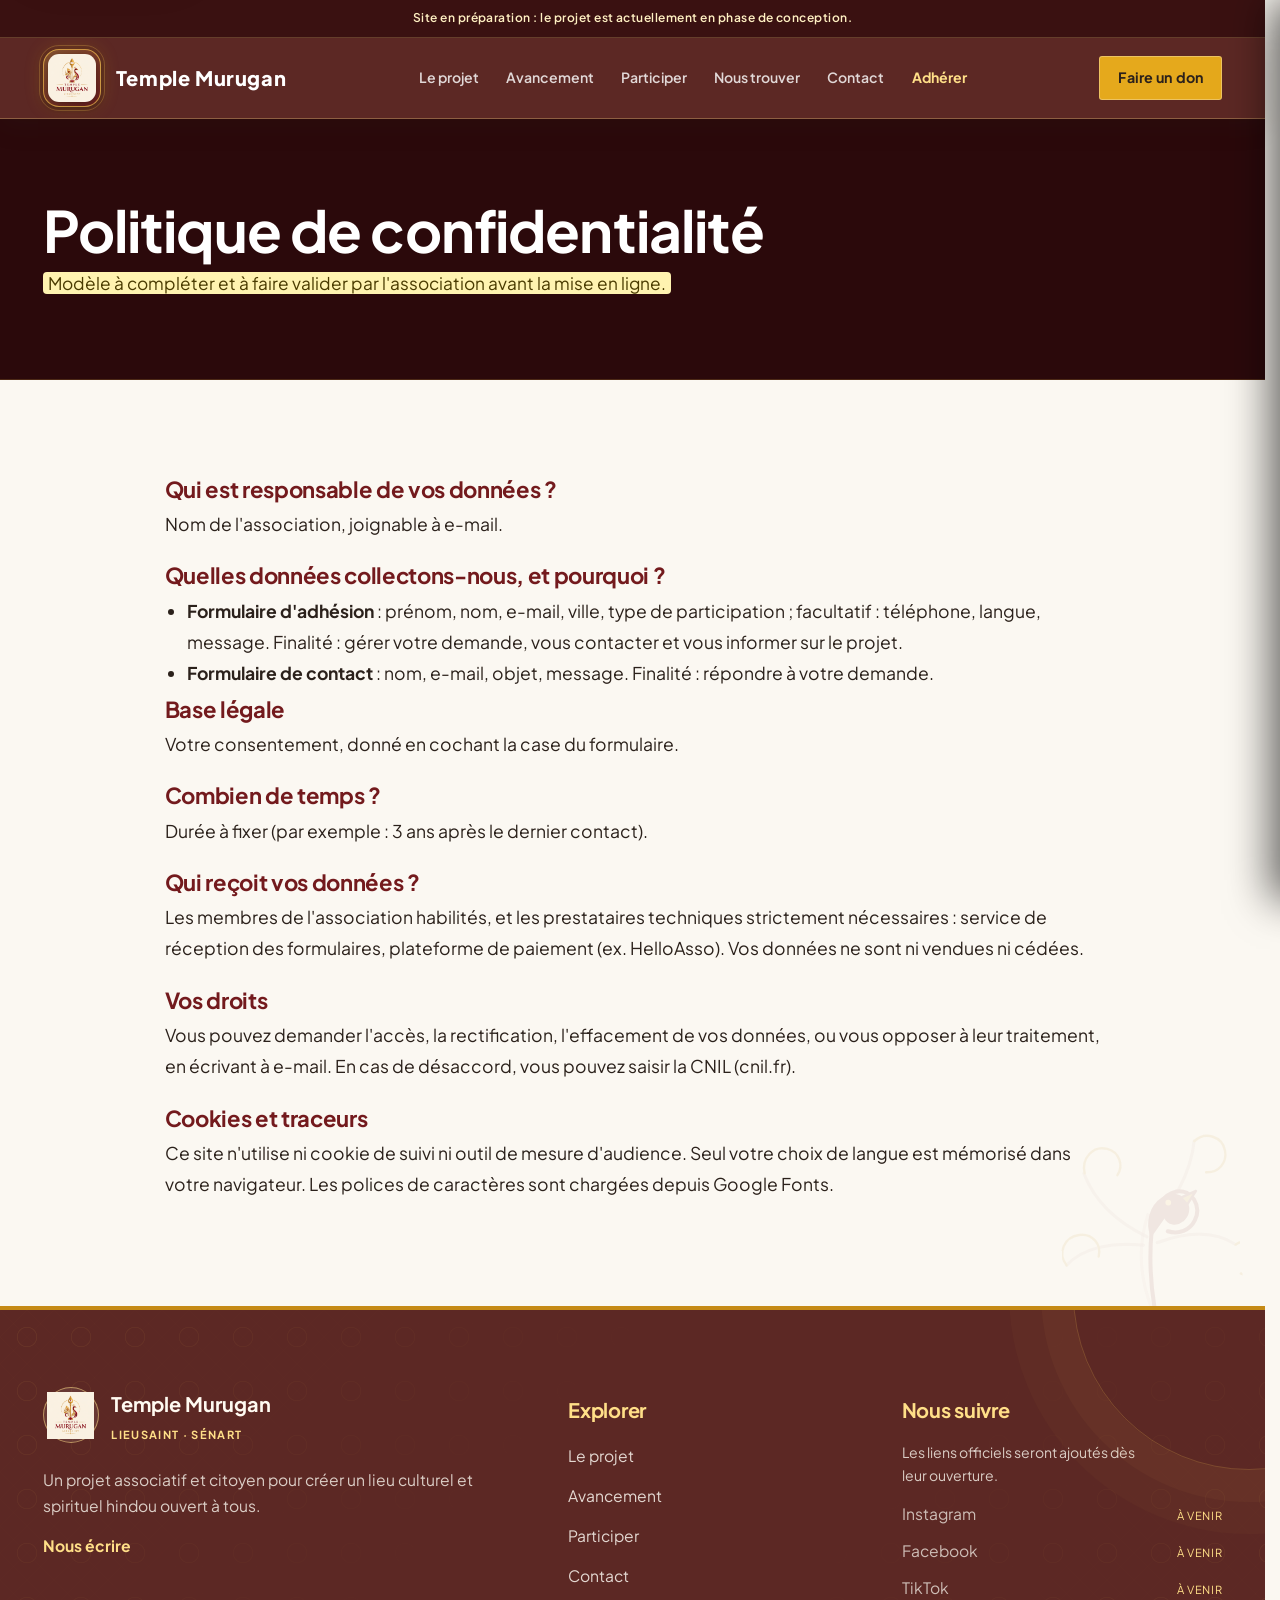
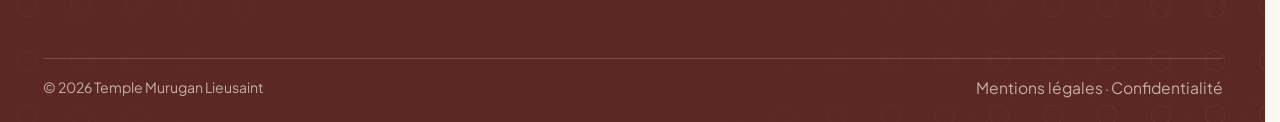
<file: confidentialite.html>
<!DOCTYPE html>
<html lang="fr">
<head>
<meta charset="utf-8">
<meta name="viewport" content="width=device-width, initial-scale=1">
<title>Temple Lieusaint</title>
<meta name="description" content="Comment le site du projet Temple Murugan Lieusaint traite vos données personnelles.">
<meta property="og:title" content="Politique de confidentialité — Temple Lieusaint">
<meta property="og:description" content="Comment le site du projet Temple Murugan Lieusaint traite vos données personnelles.">
<meta property="og:type" content="website">
<meta property="og:locale" content="fr_FR">
<meta name="theme-color" content="#240708">
<!-- Favicon Logo Temple Lieusaint -->
<link rel="icon" type="image/svg+xml" href="assets/favicon.svg">
<link rel="apple-touch-icon" href="assets/favicon.svg">
<link rel="preconnect" href="https://fonts.googleapis.com">
<link rel="preconnect" href="https://fonts.gstatic.com" crossorigin>
<link href="https://fonts.googleapis.com/css2?family=Cinzel:wght@500;600;700;800;900&family=Plus+Jakarta+Sans:ital,wght@0,400;0,500;0,600;0,700;0,800;1,400&display=swap" rel="stylesheet">
<link rel="stylesheet" href="css/style.css">
</head>
<body>
<a class="skip" href="#contenu" data-i18n="skip">Aller au contenu</a>
<div class="note" data-i18n="banner">Site en préparation : le projet est actuellement en phase de conception.</div>
<header class="site" id="header">
  <div class="wrap bar">
    <a class="brand" href="index.html" aria-label="Temple Murugan &mdash; Retour à l'accueil">
      <div class="brand-emblem-wrap">
        <img class="brand-logo" src="assets/img/logo-dore-murugan.png" alt="Emblème royal du Temple Murugan Lieusaint" width="54" height="54" loading="eager">
      </div>
      <div class="brand-identity">
        <span class="brand-main">Temple Murugan</span>
      </div>
    </a>
    <nav class="main-desktop" aria-label="Menu principal">
      <a class="nav-link" href="projet.html" data-i18n="nav_projet">Le projet</a>
      <a class="nav-link" href="avancement.html" data-i18n="nav_avanc">Avancement</a>
      <a class="nav-link" href="participer.html" data-i18n="nav_part">Participer</a>
      <a class="nav-link" href="index.html#location-title">Nous trouver</a>
      <a class="nav-link" href="contact.html" data-i18n="nav_contact">Contact</a>
      <a class="nav-link header-join" href="adhesion.html" data-i18n="btn_join">Adhérer</a>
    </nav>
    <div class="header-actions">
      <a class="btn btn-gold btn-shine header-cta" href="don.html" data-i18n="btn_donate"><span>Faire un don</span></a>
      <button class="burger-btn" id="burger" type="button" aria-expanded="false" aria-controls="mobile-drawer" aria-label="Ouvrir le menu de navigation">
        <span class="burger-bar" aria-hidden="true"></span>
        <span class="burger-bar" aria-hidden="true"></span>
        <span class="burger-bar" aria-hidden="true"></span>
      </button>
    </div>
  </div>
</header>
<div class="mobile-drawer-backdrop" id="drawer-backdrop" aria-hidden="true"></div>
<aside class="mobile-drawer" id="mobile-drawer" aria-label="Navigation mobile" aria-hidden="true">
  <div class="drawer-header">
    <div class="drawer-brand">
      <img src="assets/img/logo-dore-murugan.png" alt="" width="44" height="44" aria-hidden="true">
      <div class="drawer-title-group">
        <span class="drawer-title">Temple Murugan</span>
      </div>
    </div>
    <button class="drawer-close-btn" type="button" aria-label="Fermer la navigation mobile">✕</button>
  </div>
  <ul class="drawer-nav-list">
    <li>
      <a class="drawer-nav-link" href="projet.html">
        <span>Le projet</span>
        <span class="drawer-nav-number">01</span>
      </a>
    </li>
    <li>
      <a class="drawer-nav-link" href="avancement.html">
        <span>Avancement</span>
        <span class="drawer-nav-number">02</span>
      </a>
    </li>
    <li>
      <a class="drawer-nav-link" href="participer.html">
        <span>Participer</span>
        <span class="drawer-nav-number">03</span>
      </a>
    </li>
    <li>
      <a class="drawer-nav-link" href="index.html#location-title">
        <span>Nous trouver</span>
        <span class="drawer-nav-number">04</span>
      </a>
    </li>
    <li>
      <a class="drawer-nav-link" href="contact.html">
        <span>Contact</span>
        <span class="drawer-nav-number">05</span>
      </a>
    </li>
  </ul>
  <div class="drawer-actions">
    <a class="btn btn-gold btn-shine btn-block" href="don.html">
      <span>Faire un don au projet</span>
    </a>
    <a class="btn btn-glass btn-block" href="adhesion.html">
      <span>Adhérer à l'association</span>
    </a>
  </div>
  <div class="drawer-footer-info">
    <span>Association Loi 1901 · Lieusaint – Sénart</span>
  </div>
</aside>
<main id="contenu">
<div class="page-head"><div class="wrap"><h1 data-i18n="foot_priv">Politique de confidentialité</h1><p><span style="background:#FFF3B0;color:#4A3B00;padding:0 .3em;border-radius:4px">Modèle à compléter et à faire valider par l'association avant la mise en ligne.</span></p></div></div>
<section class="block"><div class="wrap prose">
  <h3>Qui est responsable de vos données ?</h3>
  <p><span class="todo">Nom de l'association</span>, joignable à <span class="todo">e-mail</span>.</p>
  <h3>Quelles données collectons-nous, et pourquoi ?</h3>
  <ul>
    <li><b>Formulaire d'adhésion</b> : prénom, nom, e-mail, ville, type de participation ; facultatif : téléphone, langue, message. Finalité : gérer votre demande, vous contacter et vous informer sur le projet.</li>
    <li><b>Formulaire de contact</b> : nom, e-mail, objet, message. Finalité : répondre à votre demande.</li>
  </ul>
  <h3>Base légale</h3>
  <p>Votre consentement, donné en cochant la case du formulaire.</p>
  <h3>Combien de temps ?</h3>
  <p><span class="todo">Durée à fixer (par exemple : 3 ans après le dernier contact)</span>.</p>
  <h3>Qui reçoit vos données ?</h3>
  <p>Les membres de l'association habilités, et les prestataires techniques strictement nécessaires : <span class="todo">service de réception des formulaires</span>, <span class="todo">plateforme de paiement (ex. HelloAsso)</span>. Vos données ne sont ni vendues ni cédées.</p>
  <h3>Vos droits</h3>
  <p>Vous pouvez demander l'accès, la rectification, l'effacement de vos données, ou vous opposer à leur traitement, en écrivant à <span class="todo">e-mail</span>. En cas de désaccord, vous pouvez saisir la CNIL (cnil.fr).</p>
  <h3>Cookies et traceurs</h3>
  <p>Ce site n'utilise ni cookie de suivi ni outil de mesure d'audience. Seul votre choix de langue est mémorisé dans votre navigateur. Les polices de caractères sont chargées depuis Google Fonts.</p>
</div></section>
</main>
<footer class="site" role="contentinfo">
  <div class="wrap footer-inner">
    <div class="footer-brand">
      <a class="footer-brand-link" href="index.html" aria-label="Temple Murugan Lieusaint &mdash; Accueil">
        <span class="footer-logo-wrap"><img src="assets/img/logo-dore-murugan.png" alt="" width="56" height="56" aria-hidden="true"></span>
        <span><strong>Temple Murugan</strong><small>Lieusaint &middot; S&eacute;nart</small></span>
      </a>
      <p>Un projet associatif et citoyen pour cr&eacute;er un lieu culturel et spirituel hindou ouvert &agrave; tous.</p>
      <a class="footer-contact-link js-mail" href="contact.html">Nous &eacute;crire</a>
    </div>
    <nav class="footer-nav" aria-label="Navigation secondaire">
      <h2>Explorer</h2>
      <ul>
        <li><a href="projet.html">Le projet</a></li>
        <li><a href="avancement.html">Avancement</a></li>
        <li><a href="participer.html">Participer</a></li>
        <li><a href="contact.html">Contact</a></li>
      </ul>
    </nav>
    <div class="footer-social" aria-labelledby="footer-social-title">
      <h2 id="footer-social-title">Nous suivre</h2>
      <p>Les liens officiels seront ajout&eacute;s d&egrave;s leur ouverture.</p>
      <ul>
        <li><span class="social-placeholder"><span>Instagram</span><small>&Agrave; venir</small></span></li>
        <li><span class="social-placeholder"><span>Facebook</span><small>&Agrave; venir</small></span></li>
        <li><span class="social-placeholder"><span>TikTok</span><small>&Agrave; venir</small></span></li>
      </ul>
    </div>
  </div>
  <div class="wrap footer-bottom">
    <span>&copy; 2026 Temple Murugan Lieusaint</span>
    <span><a href="mentions-legales.html">Mentions l&eacute;gales</a><span aria-hidden="true"> &middot; </span><a href="confidentialite.html">Confidentialit&eacute;</a></span>
  </div>
</footer>
<script src="js/config.js"></script><script src="js/main.js"></script>
</body>
</html>
</file>
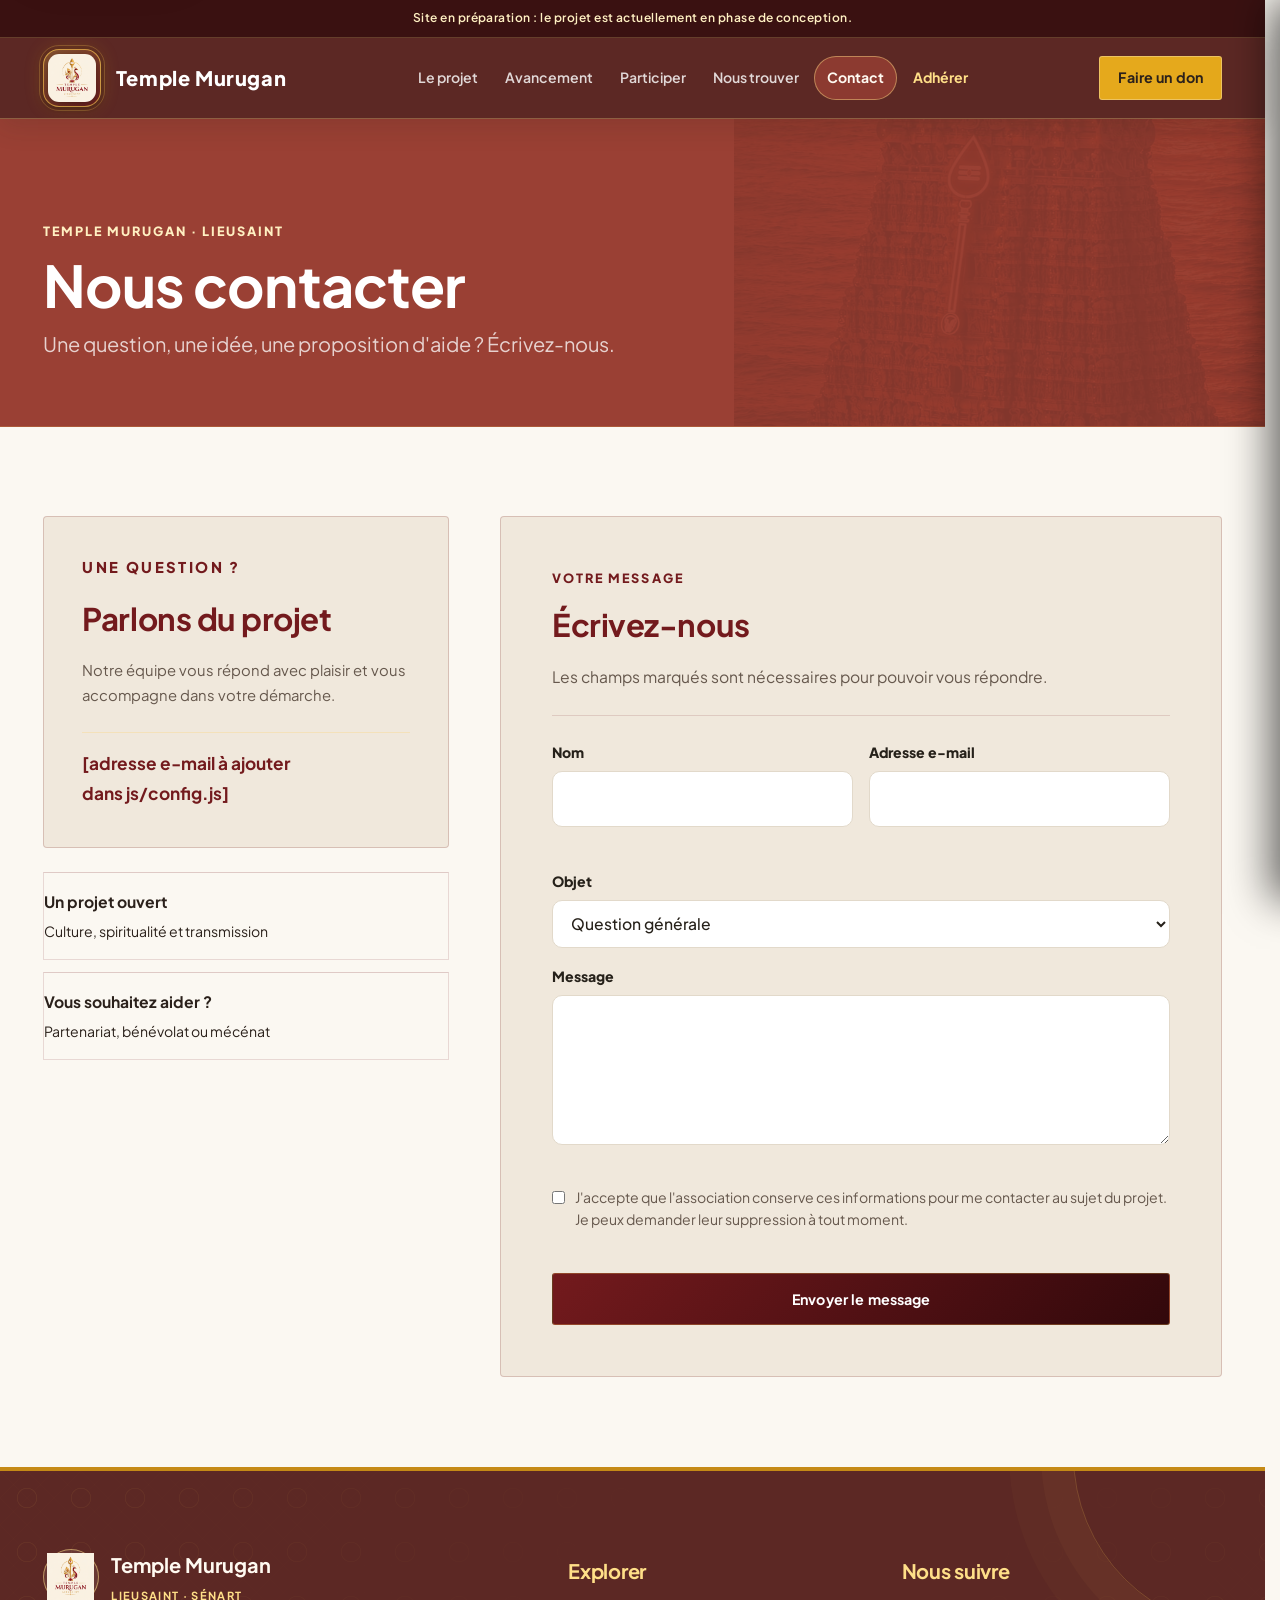
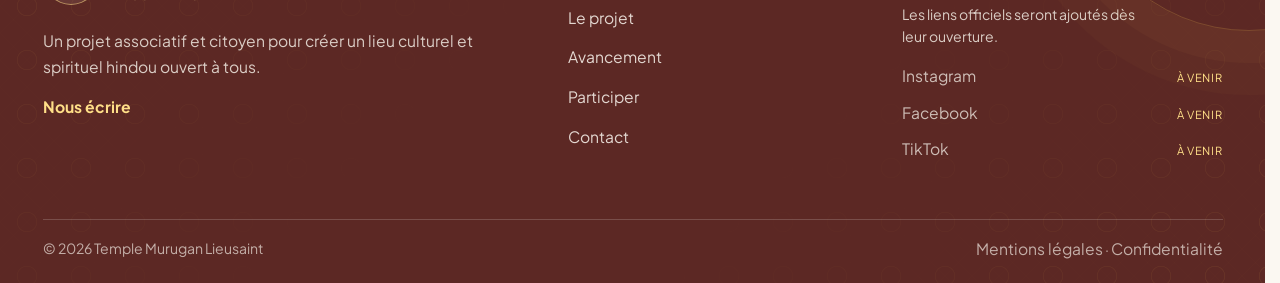
<file: contact.html>
<!DOCTYPE html>
<html lang="fr">
<head>
<meta charset="utf-8">
<meta name="viewport" content="width=device-width, initial-scale=1">
<title>Temple Lieusaint</title>
<meta name="description" content="Contactez l'équipe du projet de lieu culturel et spirituel hindou à Lieusaint – Sénart.">
<meta property="og:title" content="Contact — Temple Lieusaint">
<meta property="og:description" content="Contactez l'équipe du projet de lieu culturel et spirituel hindou à Lieusaint – Sénart.">
<meta property="og:type" content="website">
<meta property="og:locale" content="fr_FR">
<meta name="theme-color" content="#240708">
<!-- Favicon Logo Temple Lieusaint -->
<link rel="icon" type="image/svg+xml" href="assets/favicon.svg">
<link rel="apple-touch-icon" href="assets/favicon.svg">
<link rel="preconnect" href="https://fonts.googleapis.com">
<link rel="preconnect" href="https://fonts.gstatic.com" crossorigin>
<link href="https://fonts.googleapis.com/css2?family=Cinzel:wght@500;600;700;800;900&family=Plus+Jakarta+Sans:ital,wght@0,400;0,500;0,600;0,700;0,800;1,400&display=swap" rel="stylesheet">
<link rel="stylesheet" href="css/style.css">
</head>
<body>
<a class="skip" href="#contenu" data-i18n="skip">Aller au contenu</a>
<div class="note" data-i18n="banner">Site en préparation : le projet est actuellement en phase de conception.</div>
<header class="site" id="header">
  <div class="wrap bar">
    <a class="brand" href="index.html" aria-label="Temple Murugan &mdash; Retour a l'accueil">
      <div class="brand-emblem-wrap">
        <img class="brand-logo" src="assets/img/logo-dore-murugan.png" alt="Emblème royal du Temple Murugan Lieusaint" width="54" height="54" loading="eager">
      </div>
      <div class="brand-identity">
        <span class="brand-main">Temple Murugan</span>
      </div>
    </a>
    <nav class="main-desktop" aria-label="Menu principal">
      <a class="nav-link" href="projet.html" data-i18n="nav_projet">Le projet</a>
      <a class="nav-link" href="avancement.html" data-i18n="nav_avanc">Avancement</a>
      <a class="nav-link" href="participer.html" data-i18n="nav_part">Participer</a>
      <a class="nav-link" href="index.html#location-title">Nous trouver</a>
      <a class="nav-link" href="contact.html" data-i18n="nav_contact">Contact</a>
      <a class="nav-link header-join" href="adhesion.html" data-i18n="btn_join">Adhérer</a>
    </nav>
    <div class="header-actions">
      <a class="btn btn-gold btn-shine header-cta" href="don.html" data-i18n="btn_donate"><span>Faire un don</span></a>
      <button class="burger-btn" id="burger" type="button" aria-expanded="false" aria-controls="mobile-drawer" aria-label="Ouvrir le menu de navigation">
        <span class="burger-bar" aria-hidden="true"></span>
        <span class="burger-bar" aria-hidden="true"></span>
        <span class="burger-bar" aria-hidden="true"></span>
      </button>
    </div>
  </div>
</header>
<div class="mobile-drawer-backdrop" id="drawer-backdrop" aria-hidden="true"></div>
<aside class="mobile-drawer" id="mobile-drawer" aria-label="Navigation mobile" aria-hidden="true">
  <div class="drawer-header">
    <div class="drawer-brand">
      <img src="assets/img/logo-dore-murugan.png" alt="" width="44" height="44" aria-hidden="true">
      <div class="drawer-title-group"><span class="drawer-title">Temple Murugan</span></div>
    </div>
    <button class="drawer-close-btn" type="button" aria-label="Fermer la navigation mobile">✕</button>
  </div>
  <ul class="drawer-nav-list">
    <li><a class="drawer-nav-link" href="projet.html"><span>Le projet</span><span class="drawer-nav-number">01</span></a></li>
    <li><a class="drawer-nav-link" href="avancement.html"><span>Avancement</span><span class="drawer-nav-number">02</span></a></li>
    <li><a class="drawer-nav-link" href="participer.html"><span>Participer</span><span class="drawer-nav-number">03</span></a></li>
    <li><a class="drawer-nav-link" href="index.html#location-title"><span>Nous trouver</span><span class="drawer-nav-number">04</span></a></li>
    <li><a class="drawer-nav-link" href="contact.html"><span>Contact</span><span class="drawer-nav-number">05</span></a></li>
  </ul>
  <div class="drawer-actions">
    <a class="btn btn-gold btn-shine btn-block" href="don.html"><span>Faire un don au projet</span></a>
    <a class="btn btn-glass btn-block" href="adhesion.html"><span>Adhérer à l'association</span></a>
  </div>
  <div class="drawer-footer-info"><span>Association Loi 1901 · Lieusaint – Sénart</span></div>
</aside>
<main id="contenu">
<section class="contact-hero">
  <div class="wrap contact-hero-inner">
    <div>
      <p class="contact-eyebrow">Temple Murugan · Lieusaint</p>
      <h1 data-i18n="hd_ct_t">Nous contacter</h1>
      <p class="contact-lead" data-i18n="hd_ct_d">Une question, une idée, une proposition d'aide ? Écrivez-nous.</p>
    </div>
  </div>
</section>
<section class="contact-section">
  <div class="wrap contact-layout">
    <aside class="contact-aside">
      <div class="contact-aside-card">
        <span class="contact-icon" aria-hidden="true">✦</span>
        <p class="contact-eyebrow">Une question ?</p>
        <h2>Parlons du projet</h2>
        <p>Notre équipe vous répond avec plaisir et vous accompagne dans votre démarche.</p>
        <a class="contact-mail js-mail" href="#">[adresse e-mail à ajouter dans js/config.js]</a>
      </div>
      <div class="contact-info-list">
        <div class="contact-info-item">
          <span aria-hidden="true">◌</span>
          <div><strong>Un projet ouvert</strong><small>Culture, spiritualité et transmission</small></div>
        </div>
        <div class="contact-info-item">
          <span aria-hidden="true">↗</span>
          <div><strong>Vous souhaitez aider ?</strong><small>Partenariat, bénévolat ou mécénat</small></div>
        </div>
      </div>
    </aside>
    <div class="contact-form-card">
      <div class="contact-form-heading">
        <p class="contact-eyebrow">Votre message</p>
        <h2>Écrivez-nous</h2>
        <p>Les champs marqués sont nécessaires pour pouvoir vous répondre.</p>
      </div>
      <form class="grid contact-form" data-form="contact" novalidate>
        <input type="hidden" name="_subject" value="Nouveau message depuis le site">
        <div class="field"><label class="l" for="c-nom"><span data-i18n="f_nom">Nom</span></label><input type="text" id="c-nom" name="nom" autocomplete="name" required><span class="err" id="e-c-nom"></span></div>
        <div class="field"><label class="l" for="c-mail" data-i18n="f_mail">Adresse e-mail</label><input type="email" id="c-mail" name="email" autocomplete="email" required><span class="err" id="e-c-mail"></span></div>
        <div class="field full"><label class="l" for="c-obj" data-i18n="f_subject">Objet</label>
          <select id="c-obj" name="objet"><option data-i18n="sub1">Question générale</option><option data-i18n="sub2">Partenariat</option><option data-i18n="sub3">Média</option><option data-i18n="sub4">Bénévolat</option><option data-i18n="sub5">Autre</option></select></div>
        <div class="field full"><label class="l" for="c-msg" data-i18n="f_msg">Message</label><textarea id="c-msg" name="message" required></textarea><span class="err" id="e-c-msg"></span></div>
        <div class="field full">
          <label class="check"><input type="checkbox" id="c-rgpd" name="consentement" required><span data-i18n="consent">J'accepte que l'association conserve ces informations pour me contacter au sujet du projet. Je peux demander leur suppression à tout moment.</span></label>
          <span class="err" id="e-c-rgpd"></span>
        </div>
        <div class="field full"><button class="btn btn-red" type="submit" data-i18n="ct_btn">Envoyer le message</button></div>
      </form>
      <div class="ok" role="status"><span data-i18n="ct_ok">Merci ! Votre message a bien été envoyé.</span><p class="demo" hidden></p></div>
      <div class="fail" role="alert">Ce formulaire n'est pas encore activé. Écrivez-nous directement par e-mail.</div>
    </div>
  </div>
</section>
</main>
<footer class="site" role="contentinfo">
  <div class="wrap footer-inner">
    <div class="footer-brand">
      <a class="footer-brand-link" href="index.html" aria-label="Temple Murugan Lieusaint &mdash; Accueil">
        <span class="footer-logo-wrap"><img src="assets/img/logo-dore-murugan.png" alt="" width="56" height="56" aria-hidden="true"></span>
        <span><strong>Temple Murugan</strong><small>Lieusaint &middot; S&eacute;nart</small></span>
      </a>
      <p>Un projet associatif et citoyen pour cr&eacute;er un lieu culturel et spirituel hindou ouvert &agrave; tous.</p>
      <a class="footer-contact-link js-mail" href="contact.html">Nous &eacute;crire</a>
    </div>
    <nav class="footer-nav" aria-label="Navigation secondaire">
      <h2>Explorer</h2>
      <ul>
        <li><a href="projet.html">Le projet</a></li>
        <li><a href="avancement.html">Avancement</a></li>
        <li><a href="participer.html">Participer</a></li>
        <li><a href="contact.html">Contact</a></li>
      </ul>
    </nav>
    <div class="footer-social" aria-labelledby="footer-social-title">
      <h2 id="footer-social-title">Nous suivre</h2>
      <p>Les liens officiels seront ajout&eacute;s d&egrave;s leur ouverture.</p>
      <ul>
        <li><span class="social-placeholder"><span>Instagram</span><small>&Agrave; venir</small></span></li>
        <li><span class="social-placeholder"><span>Facebook</span><small>&Agrave; venir</small></span></li>
        <li><span class="social-placeholder"><span>TikTok</span><small>&Agrave; venir</small></span></li>
      </ul>
    </div>
  </div>
  <div class="wrap footer-bottom">
    <span>&copy; 2026 Temple Murugan Lieusaint</span>
    <span><a href="mentions-legales.html">Mentions l&eacute;gales</a><span aria-hidden="true"> &middot; </span><a href="confidentialite.html">Confidentialit&eacute;</a></span>
  </div>
</footer>
<script src="js/config.js"></script><script src="js/main.js"></script>
<script src="js/forms.js"></script>
</body>
</html>
</file>
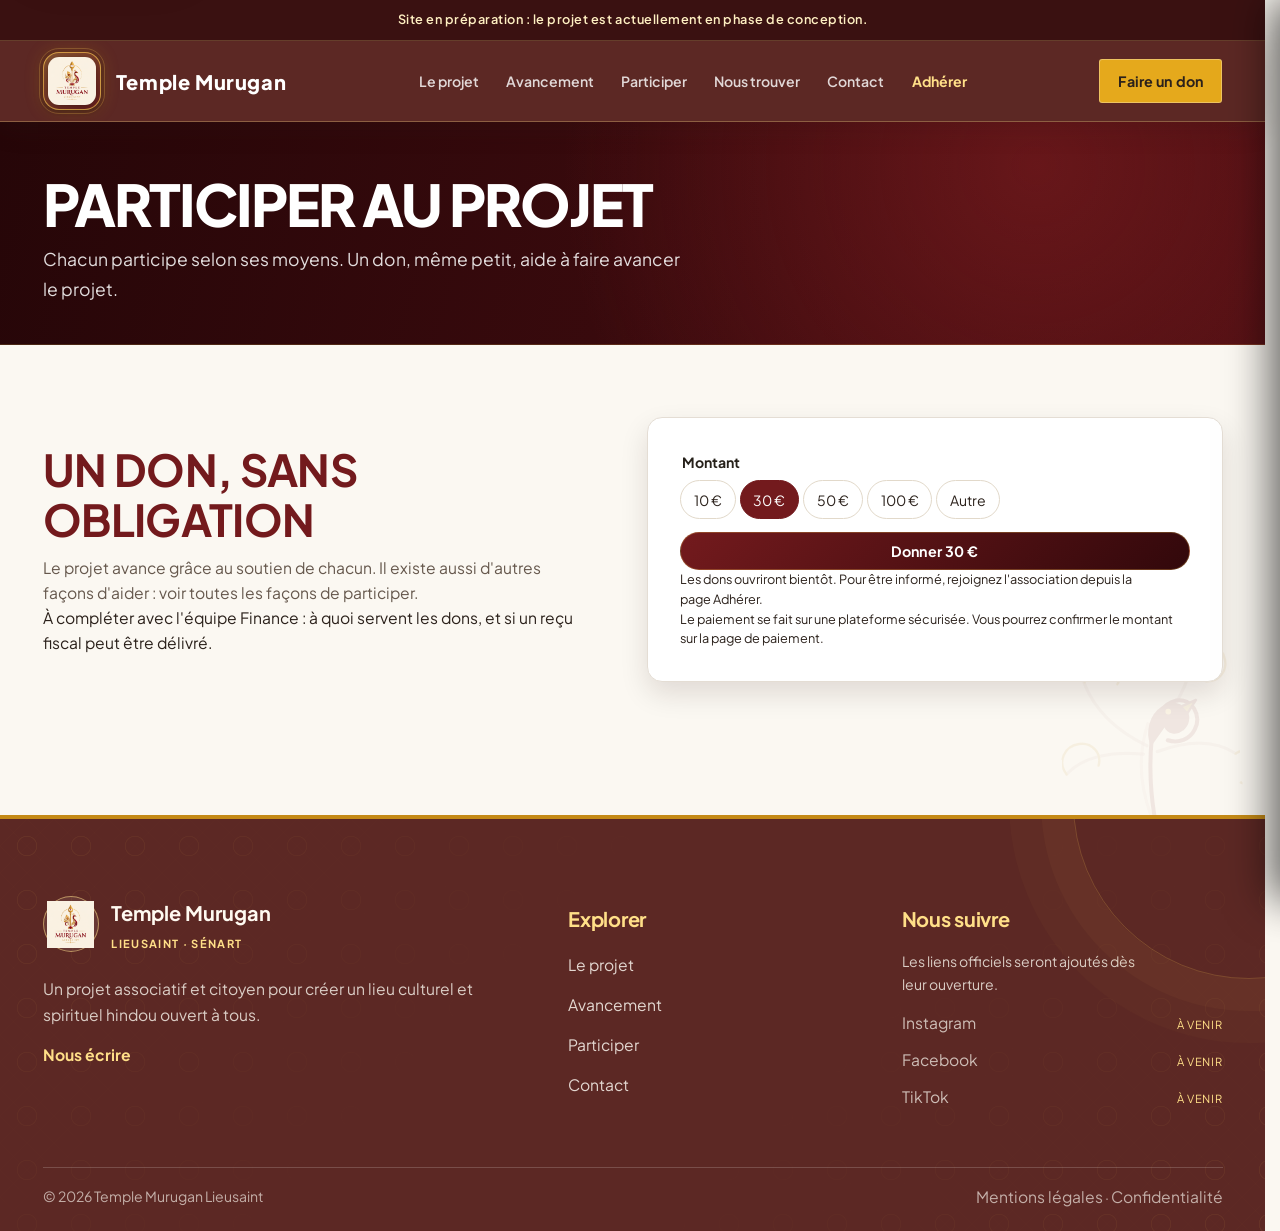
<file: don.html>
<!DOCTYPE html>
<html lang="fr">
<head>
<meta charset="utf-8">
<meta name="viewport" content="width=device-width, initial-scale=1, viewport-fit=cover">
<title>Temple Lieusaint</title>
<meta name="description" content="Soutenez le projet de lieu culturel et spirituel hindou à Lieusaint – Sénart, selon vos moyens.">
<meta property="og:title" content="Faire un don — Temple Lieusaint">
<meta property="og:description" content="Soutenez le projet de lieu culturel et spirituel hindou à Lieusaint – Sénart, selon vos moyens.">
<meta property="og:type" content="website">
<meta property="og:locale" content="fr_FR">
<meta name="theme-color" content="#140304">
<!-- Favicon Logo Temple Lieusaint -->
<link rel="icon" type="image/svg+xml" href="assets/favicon.svg">
<link rel="apple-touch-icon" href="assets/favicon.svg">
<link rel="preconnect" href="https://fonts.googleapis.com">
<link rel="preconnect" href="https://fonts.gstatic.com" crossorigin>
<link href="https://fonts.googleapis.com/css2?family=Cinzel:wght@500;600;700;800;900&family=Plus+Jakarta+Sans:ital,wght@0,400;0,500;0,600;0,700;0,800;1,400&display=swap" rel="stylesheet">
<link rel="stylesheet" href="css/style.css">
</head>
<body class="legacy-page donation-page">
<a class="skip" href="#contenu" data-i18n="skip">Aller au contenu</a>
<div class="note" data-i18n="banner">Site en préparation : le projet est actuellement en phase de conception.</div>
<header class="site" id="header">
  <div class="wrap bar">
    <a class="brand" href="index.html" aria-label="Temple Murugan &mdash; Retour a l'accueil">
      <div class="brand-emblem-wrap">
        <img class="brand-logo" src="assets/img/logo-dore-murugan.png" alt="Emblème royal du Temple Murugan Lieusaint" width="54" height="54" loading="eager">
      </div>
      <div class="brand-identity">
        <span class="brand-main">Temple Murugan</span>
      </div>
    </a>
    <nav class="main-desktop" aria-label="Menu principal">
      <a class="nav-link" href="projet.html" data-i18n="nav_projet">Le projet</a>
      <a class="nav-link" href="avancement.html" data-i18n="nav_avanc">Avancement</a>
      <a class="nav-link" href="participer.html" data-i18n="nav_part">Participer</a>
      <a class="nav-link" href="index.html#location-title">Nous trouver</a> <a class="nav-link" href="contact.html" data-i18n="nav_contact">Contact</a>
      <a class="nav-link header-join" href="adhesion.html" data-i18n="btn_join">Adhérer</a>
    </nav>
    <div class="header-actions">
      <a class="btn btn-gold btn-shine header-cta" href="don.html" data-i18n="btn_donate"><span>Faire un don</span></a>
      <button class="burger-btn" id="burger" type="button" aria-expanded="false" aria-controls="mobile-drawer" aria-label="Ouvrir le menu de navigation">
        <span class="burger-bar" aria-hidden="true"></span><span class="burger-bar" aria-hidden="true"></span><span class="burger-bar" aria-hidden="true"></span>
      </button>
    </div>
  </div>
</header>
<div class="mobile-drawer-backdrop" id="drawer-backdrop" aria-hidden="true"></div>
<aside class="mobile-drawer" id="mobile-drawer" aria-label="Navigation mobile" aria-hidden="true">
  <div class="drawer-header">
    <div class="drawer-brand"><img src="assets/img/logo-dore-murugan.png" alt="" width="44" height="44" aria-hidden="true"><div class="drawer-title-group"><span class="drawer-title">Temple Murugan</span></div></div>
    <button class="drawer-close-btn" type="button" aria-label="Fermer la navigation mobile">✕</button>
  </div>
  <ul class="drawer-nav-list">
    <li><a class="drawer-nav-link" href="projet.html"><span>Le projet</span><span class="drawer-nav-number">01</span></a></li>
    <li><a class="drawer-nav-link" href="avancement.html"><span>Avancement</span><span class="drawer-nav-number">02</span></a></li>
    <li><a class="drawer-nav-link" href="participer.html"><span>Participer</span><span class="drawer-nav-number">03</span></a></li>
    <li><a class="drawer-nav-link" href="index.html#location-title"><span>Nous trouver</span><span class="drawer-nav-number">04</span></a></li>
    <li><a class="drawer-nav-link" href="contact.html"><span>Contact</span><span class="drawer-nav-number">05</span></a></li>
  </ul>
  <div class="drawer-actions">
    <a class="btn btn-gold btn-shine btn-block" href="don.html"><span>Faire un don au projet</span></a>
    <a class="btn btn-glass btn-block" href="adhesion.html"><span>Adhérer à l'association</span></a>
  </div>
  <div class="drawer-footer-info"><span>Association Loi 1901 · Lieusaint – Sénart</span></div>
</aside>
<main id="contenu" class="legacy-main">
<div class="page-head"><div class="wrap">
  <h1 data-i18n="hd_don_t">Participer au projet</h1>
  <p data-i18n="hd_don_d">Chacun participe selon ses moyens. Un don, même petit, aide à faire avancer le projet.</p>
</div></div>
<section class="block band-gold">
  <div class="wrap two">
    <div class="stack">
      <h2 class="title">Un don, sans obligation</h2>
      <p class="lead">Le projet avance grâce au soutien de chacun. Il existe aussi d'autres façons d'aider : <a href="participer.html">voir toutes les façons de participer</a>.</p>
      <p class="fine" style="color:inherit"><span class="todo">À compléter avec l'équipe Finance</span> : à quoi servent les dons, et si un reçu fiscal peut être délivré.</p>
    </div>
    <div class="box">
      <fieldset class="seg"><legend data-i18n="amt">Montant</legend>
        <input type="radio" name="amt" id="a10" value="10"><label for="a10">10 €</label>
        <input type="radio" name="amt" id="a30" value="30" checked><label for="a30">30 €</label>
        <input type="radio" name="amt" id="a50" value="50"><label for="a50">50 €</label>
        <input type="radio" name="amt" id="a100" value="100"><label for="a100">100 €</label>
        <input type="radio" name="amt" id="aoth" value="other"><label for="aoth" data-i18n="amt_other">Autre</label>
      </fieldset>
      <div id="other" hidden style="margin:-0.5rem 0 1.25rem"><label class="l" for="otherv" data-i18n="amt_other_l">Votre montant (en €)</label><input type="number" id="otherv" min="1" step="1" inputmode="numeric"></div>
      <a class="btn btn-red btn-block" id="donbtn" href="#">Donner 30 €</a>
      <p class="fine" id="don-soon" data-i18n="don_soon" hidden>Les dons ouvriront bientôt. Pour être informé, rejoignez l'association depuis la page Adhérer.</p>
      <p class="fine" data-i18n="don_note">Le paiement se fait sur une plateforme sécurisée. Vous pourrez confirmer le montant sur la page de paiement.</p>
    </div>
  </div>
</section>
</main>
<footer class="site" role="contentinfo">
  <div class="wrap footer-inner">
    <div class="footer-brand">
      <a class="footer-brand-link" href="index.html" aria-label="Temple Murugan Lieusaint &mdash; Accueil">
        <span class="footer-logo-wrap"><img src="assets/img/logo-dore-murugan.png" alt="" width="56" height="56" aria-hidden="true"></span>
        <span><strong>Temple Murugan</strong><small>Lieusaint &middot; S&eacute;nart</small></span>
      </a>
      <p>Un projet associatif et citoyen pour cr&eacute;er un lieu culturel et spirituel hindou ouvert &agrave; tous.</p>
      <a class="footer-contact-link js-mail" href="contact.html">Nous &eacute;crire</a>
    </div>
    <nav class="footer-nav" aria-label="Navigation secondaire">
      <h2>Explorer</h2>
      <ul>
        <li><a href="projet.html">Le projet</a></li>
        <li><a href="avancement.html">Avancement</a></li>
        <li><a href="participer.html">Participer</a></li>
        <li><a href="contact.html">Contact</a></li>
      </ul>
    </nav>
    <div class="footer-social" aria-labelledby="footer-social-title">
      <h2 id="footer-social-title">Nous suivre</h2>
      <p>Les liens officiels seront ajout&eacute;s d&egrave;s leur ouverture.</p>
      <ul>
        <li><span class="social-placeholder"><span>Instagram</span><small>&Agrave; venir</small></span></li>
        <li><span class="social-placeholder"><span>Facebook</span><small>&Agrave; venir</small></span></li>
        <li><span class="social-placeholder"><span>TikTok</span><small>&Agrave; venir</small></span></li>
      </ul>
    </div>
  </div>
  <div class="wrap footer-bottom">
    <span>&copy; 2026 Temple Murugan Lieusaint</span>
    <span><a href="mentions-legales.html">Mentions l&eacute;gales</a><span aria-hidden="true"> &middot; </span><a href="confidentialite.html">Confidentialit&eacute;</a></span>
  </div>
</footer>
<script src="js/config.js"></script><script src="js/main.js"></script>
<script src="js/don.js"></script>
</body>
</html>
</file>
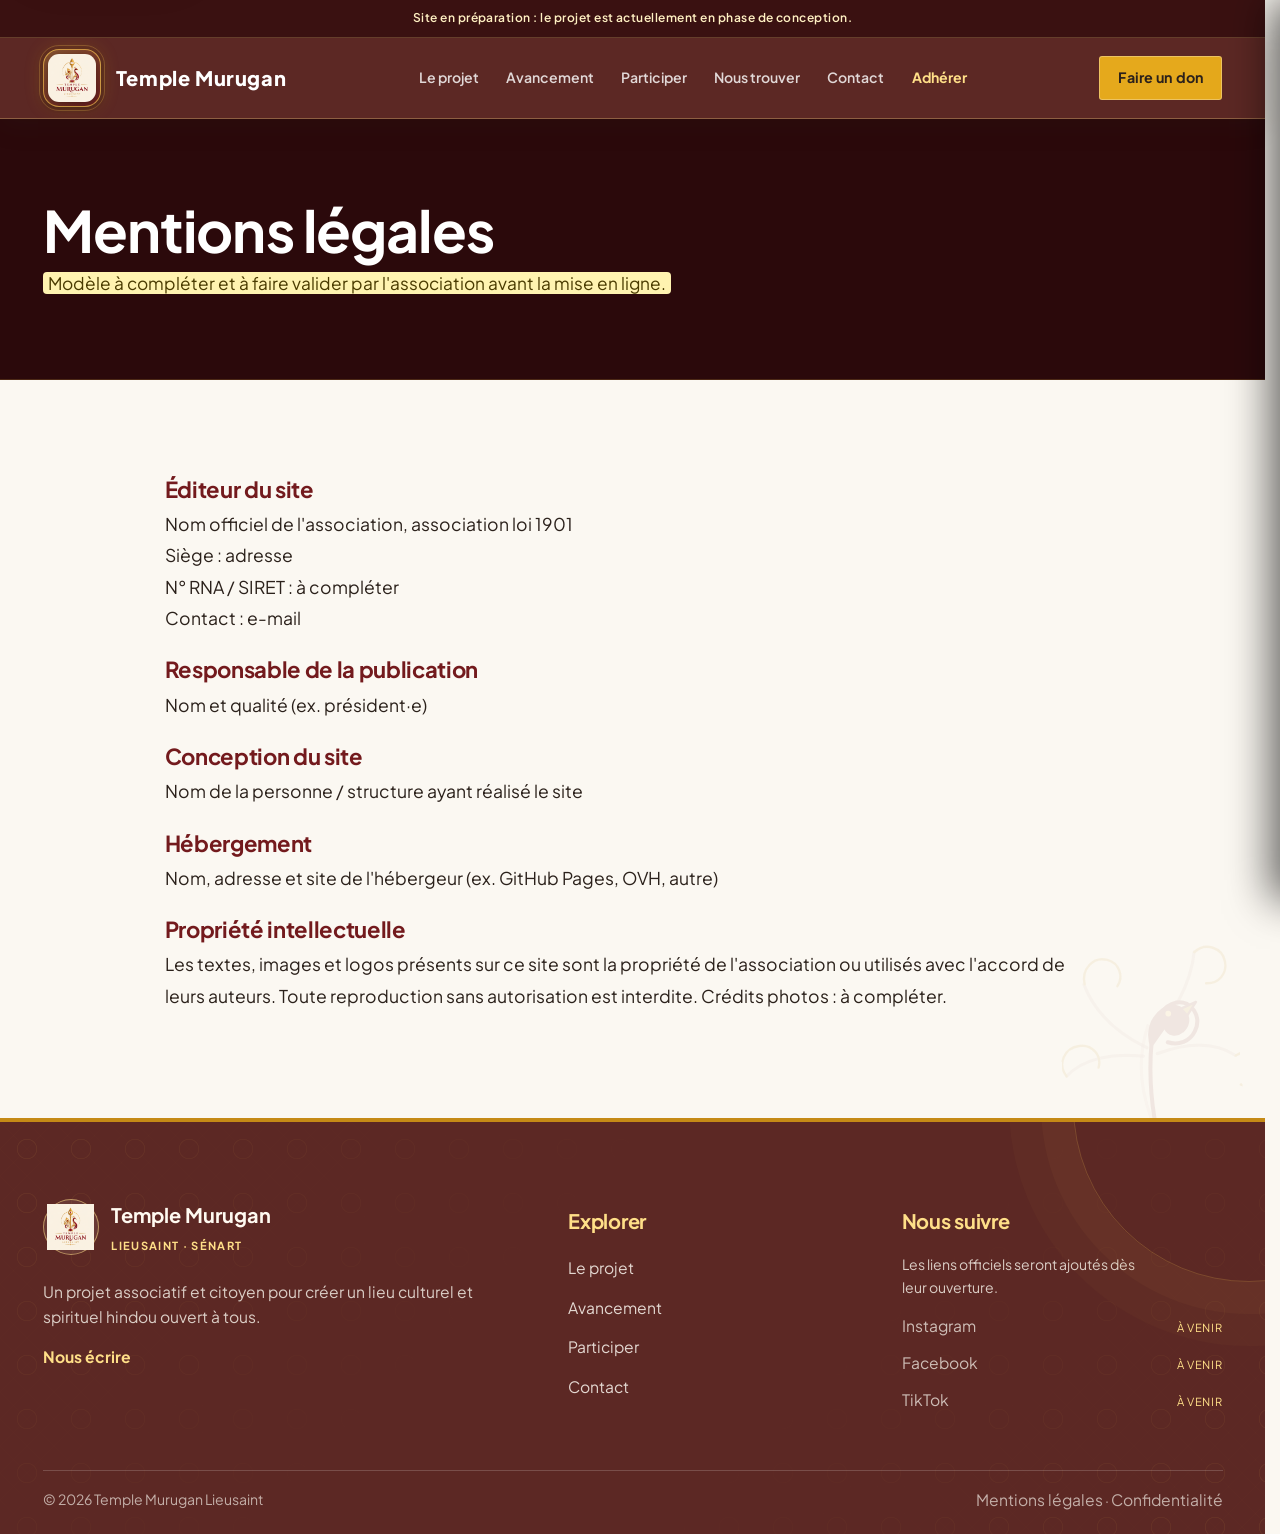
<file: mentions-legales.html>
<!DOCTYPE html>
<html lang="fr">
<head>
<meta charset="utf-8">
<meta name="viewport" content="width=device-width, initial-scale=1">
<title>Temple Lieusaint</title>
<meta name="description" content="Mentions légales du site du projet Temple Murugan Lieusaint.">
<meta property="og:title" content="Mentions légales — Temple Lieusaint">
<meta property="og:description" content="Mentions légales du site du projet Temple Murugan Lieusaint.">
<meta property="og:type" content="website">
<meta property="og:locale" content="fr_FR">
<meta name="theme-color" content="#240708">
<!-- Favicon Logo Temple Lieusaint -->
<link rel="icon" type="image/svg+xml" href="assets/favicon.svg">
<link rel="apple-touch-icon" href="assets/favicon.svg">
<link rel="preconnect" href="https://fonts.googleapis.com">
<link rel="preconnect" href="https://fonts.gstatic.com" crossorigin>
<link href="https://fonts.googleapis.com/css2?family=Cinzel:wght@500;600;700;800;900&family=Plus+Jakarta+Sans:ital,wght@0,400;0,500;0,600;0,700;0,800;1,400&display=swap" rel="stylesheet">
<link rel="stylesheet" href="css/style.css">
</head>
<body>
<a class="skip" href="#contenu" data-i18n="skip">Aller au contenu</a>
<div class="note" data-i18n="banner">Site en préparation : le projet est actuellement en phase de conception.</div>
<header class="site" id="header">
  <div class="wrap bar">
    <a class="brand" href="index.html" aria-label="Temple Murugan &mdash; Retour à l'accueil">
      <div class="brand-emblem-wrap">
        <img class="brand-logo" src="assets/img/logo-dore-murugan.png" alt="Emblème royal du Temple Murugan Lieusaint" width="54" height="54" loading="eager">
      </div>
      <div class="brand-identity">
        <span class="brand-main">Temple Murugan</span>
      </div>
    </a>
    <nav class="main-desktop" aria-label="Menu principal">
      <a class="nav-link" href="projet.html" data-i18n="nav_projet">Le projet</a>
      <a class="nav-link" href="avancement.html" data-i18n="nav_avanc">Avancement</a>
      <a class="nav-link" href="participer.html" data-i18n="nav_part">Participer</a>
      <a class="nav-link" href="index.html#location-title">Nous trouver</a>
      <a class="nav-link" href="contact.html" data-i18n="nav_contact">Contact</a>
      <a class="nav-link header-join" href="adhesion.html" data-i18n="btn_join">Adhérer</a>
    </nav>
    <div class="header-actions">
      <a class="btn btn-gold btn-shine header-cta" href="don.html" data-i18n="btn_donate"><span>Faire un don</span></a>
      <button class="burger-btn" id="burger" type="button" aria-expanded="false" aria-controls="mobile-drawer" aria-label="Ouvrir le menu de navigation">
        <span class="burger-bar" aria-hidden="true"></span>
        <span class="burger-bar" aria-hidden="true"></span>
        <span class="burger-bar" aria-hidden="true"></span>
      </button>
    </div>
  </div>
</header>
<div class="mobile-drawer-backdrop" id="drawer-backdrop" aria-hidden="true"></div>
<aside class="mobile-drawer" id="mobile-drawer" aria-label="Navigation mobile" aria-hidden="true">
  <div class="drawer-header">
    <div class="drawer-brand">
      <img src="assets/img/logo-dore-murugan.png" alt="" width="44" height="44" aria-hidden="true">
      <div class="drawer-title-group">
        <span class="drawer-title">Temple Murugan</span>
      </div>
    </div>
    <button class="drawer-close-btn" type="button" aria-label="Fermer la navigation mobile">✕</button>
  </div>
  <ul class="drawer-nav-list">
    <li>
      <a class="drawer-nav-link" href="projet.html">
        <span>Le projet</span>
        <span class="drawer-nav-number">01</span>
      </a>
    </li>
    <li>
      <a class="drawer-nav-link" href="avancement.html">
        <span>Avancement</span>
        <span class="drawer-nav-number">02</span>
      </a>
    </li>
    <li>
      <a class="drawer-nav-link" href="participer.html">
        <span>Participer</span>
        <span class="drawer-nav-number">03</span>
      </a>
    </li>
    <li>
      <a class="drawer-nav-link" href="index.html#location-title">
        <span>Nous trouver</span>
        <span class="drawer-nav-number">04</span>
      </a>
    </li>
    <li>
      <a class="drawer-nav-link" href="contact.html">
        <span>Contact</span>
        <span class="drawer-nav-number">05</span>
      </a>
    </li>
  </ul>
  <div class="drawer-actions">
    <a class="btn btn-gold btn-shine btn-block" href="don.html">
      <span>Faire un don au projet</span>
    </a>
    <a class="btn btn-glass btn-block" href="adhesion.html">
      <span>Adhérer à l'association</span>
    </a>
  </div>
  <div class="drawer-footer-info">
    <span>Association Loi 1901 · Lieusaint – Sénart</span>
  </div>
</aside>
<main id="contenu">
<div class="page-head"><div class="wrap"><h1 data-i18n="foot_legal">Mentions légales</h1><p><span style="background:#FFF3B0;color:#4A3B00;padding:0 .3em;border-radius:4px">Modèle à compléter et à faire valider par l'association avant la mise en ligne.</span></p></div></div>
<section class="block"><div class="wrap prose">
  <h3>Éditeur du site</h3>
  <p><span class="todo">Nom officiel de l'association</span>, association loi 1901<br>Siège : <span class="todo">adresse</span><br>N° RNA / SIRET : <span class="todo">à compléter</span><br>Contact : <span class="todo">e-mail</span></p>
  <h3>Responsable de la publication</h3>
  <p><span class="todo">Nom et qualité (ex. président·e)</span></p>
  <h3>Conception du site</h3>
  <p><span class="todo">Nom de la personne / structure ayant réalisé le site</span></p>
  <h3>Hébergement</h3>
  <p><span class="todo">Nom, adresse et site de l'hébergeur (ex. GitHub Pages, OVH, autre)</span></p>
  <h3>Propriété intellectuelle</h3>
  <p>Les textes, images et logos présents sur ce site sont la propriété de l'association ou utilisés avec l'accord de leurs auteurs. Toute reproduction sans autorisation est interdite. Crédits photos : <span class="todo">à compléter</span>.</p>
</div></section>
</main>
<footer class="site" role="contentinfo">
  <div class="wrap footer-inner">
    <div class="footer-brand">
      <a class="footer-brand-link" href="index.html" aria-label="Temple Murugan Lieusaint &mdash; Accueil">
        <span class="footer-logo-wrap"><img src="assets/img/logo-dore-murugan.png" alt="" width="56" height="56" aria-hidden="true"></span>
        <span><strong>Temple Murugan</strong><small>Lieusaint &middot; S&eacute;nart</small></span>
      </a>
      <p>Un projet associatif et citoyen pour cr&eacute;er un lieu culturel et spirituel hindou ouvert &agrave; tous.</p>
      <a class="footer-contact-link js-mail" href="contact.html">Nous &eacute;crire</a>
    </div>
    <nav class="footer-nav" aria-label="Navigation secondaire">
      <h2>Explorer</h2>
      <ul>
        <li><a href="projet.html">Le projet</a></li>
        <li><a href="avancement.html">Avancement</a></li>
        <li><a href="participer.html">Participer</a></li>
        <li><a href="contact.html">Contact</a></li>
      </ul>
    </nav>
    <div class="footer-social" aria-labelledby="footer-social-title">
      <h2 id="footer-social-title">Nous suivre</h2>
      <p>Les liens officiels seront ajout&eacute;s d&egrave;s leur ouverture.</p>
      <ul>
        <li><span class="social-placeholder"><span>Instagram</span><small>&Agrave; venir</small></span></li>
        <li><span class="social-placeholder"><span>Facebook</span><small>&Agrave; venir</small></span></li>
        <li><span class="social-placeholder"><span>TikTok</span><small>&Agrave; venir</small></span></li>
      </ul>
    </div>
  </div>
  <div class="wrap footer-bottom">
    <span>&copy; 2026 Temple Murugan Lieusaint</span>
    <span><a href="mentions-legales.html">Mentions l&eacute;gales</a><span aria-hidden="true"> &middot; </span><a href="confidentialite.html">Confidentialit&eacute;</a></span>
  </div>
</footer>
<script src="js/config.js"></script><script src="js/main.js"></script>
</body>
</html>
</file>
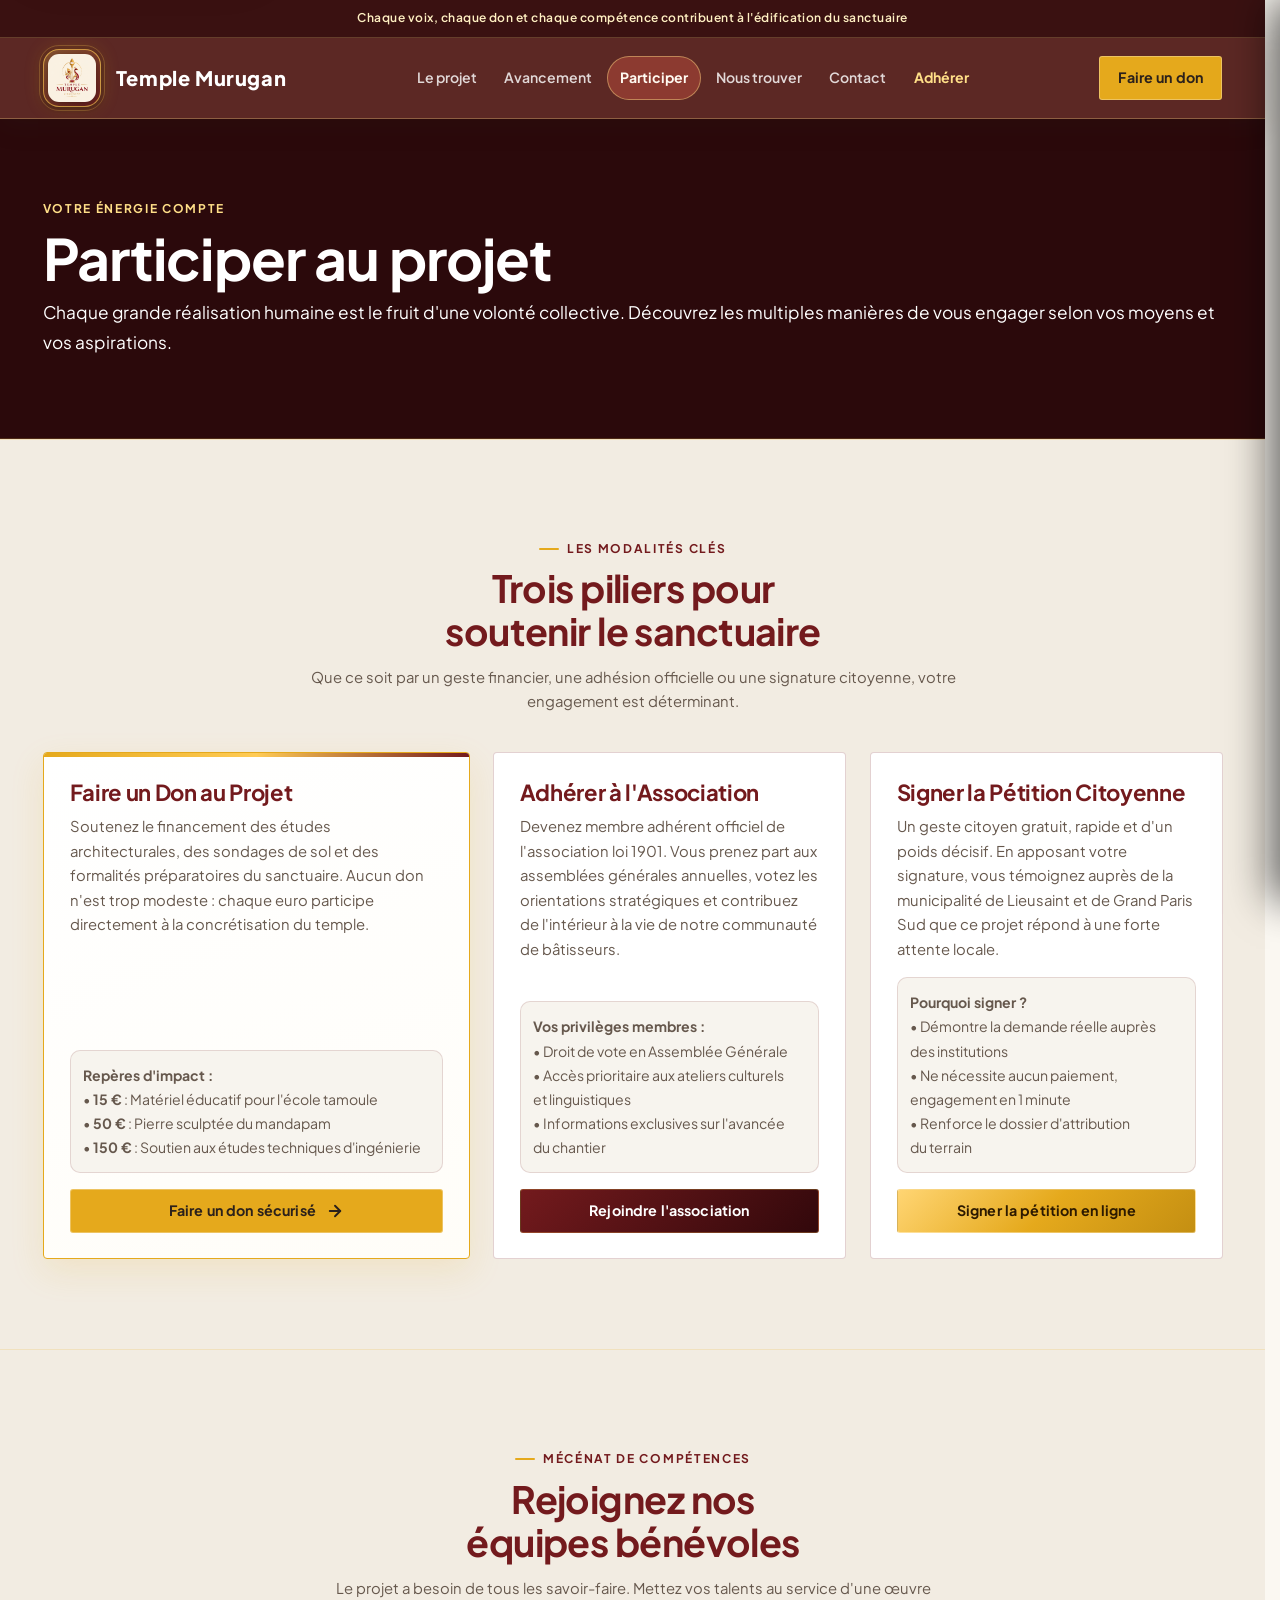
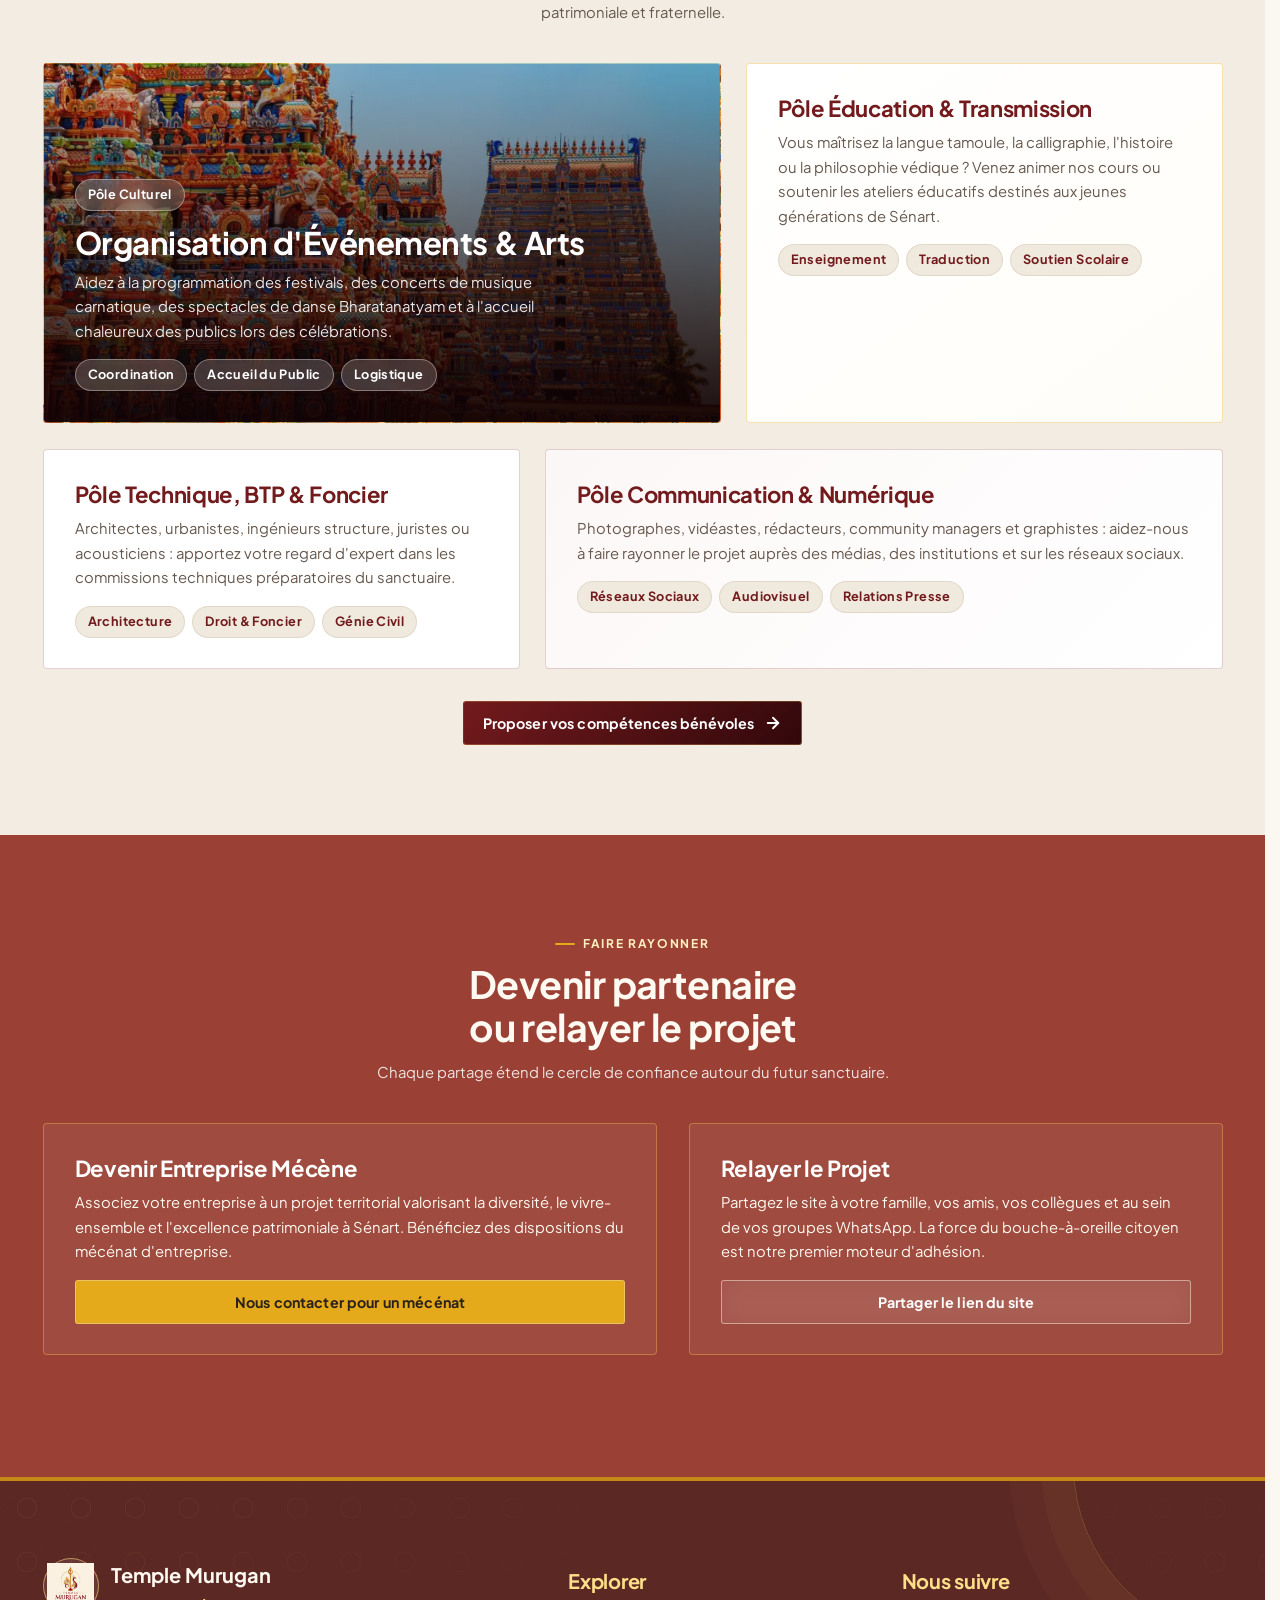
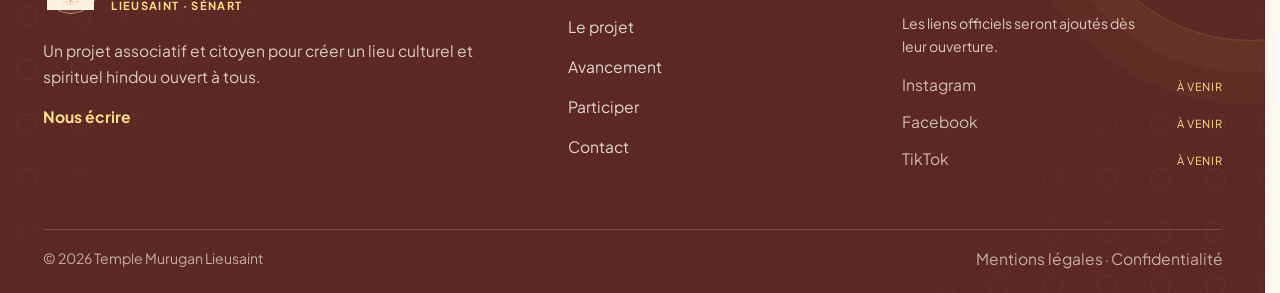
<file: participer.html>
<!DOCTYPE html>
<html lang="fr">
<head>
<meta charset="utf-8">
<meta name="viewport" content="width=device-width, initial-scale=1, viewport-fit=cover">
<title>Temple Lieusaint</title>
<meta name="description" content="Découvrez toutes les façons de soutenir et de participer à la création du Temple Murugan à Lieusaint – Sénart : don, adhésion, pétition et bénévolat.">
<meta property="og:title" content="Participer — Temple Lieusaint">
<meta property="og:description" content="Découvrez toutes les façons de soutenir et de participer à la création du Temple Murugan à Lieusaint – Sénart : don, adhésion, pétition et bénévolat.">
<meta property="og:type" content="website">
<meta property="og:locale" content="fr_FR">
<meta name="theme-color" content="#240708">
<!-- Favicon Logo Temple Lieusaint -->
<link rel="icon" type="image/svg+xml" href="assets/favicon.svg">
<link rel="apple-touch-icon" href="assets/favicon.svg">
<!-- Polices Google : Cinzel + Plus Jakarta Sans -->
<link rel="preconnect" href="https://fonts.googleapis.com">
<link rel="preconnect" href="https://fonts.gstatic.com" crossorigin>
<link href="https://fonts.googleapis.com/css2?family=Cinzel:wght@500;600;700;800;900&family=Plus+Jakarta+Sans:ital,wght@0,400;0,500;0,600;0,700;0,800;1,400&display=swap" rel="stylesheet">
<link rel="stylesheet" href="css/style.css">
</head>
<body class="page-participer">

<a class="skip" href="#contenu">Aller au contenu principal</a>

<!-- Bandeau d'annonce -->
<div class="note participation-note" role="banner">
  <span class="note-badge">Engagement Citoyen</span>
  <span>Chaque voix, chaque don et chaque compétence contribuent à l'édification du sanctuaire</span>
</div>

<!-- En-tête -->
<header class="site" id="header">
  <div class="wrap bar">
    <a class="brand" href="index.html" aria-label="Temple Murugan &mdash; Retour à l'accueil">
      <div class="brand-emblem-wrap">
        <img class="brand-logo" src="assets/img/logo-dore-murugan.png" alt="Emblème royal du Temple Murugan Lieusaint" width="54" height="54" loading="eager">
      </div>
      <div class="brand-identity">
        <span class="brand-main">Temple Murugan</span>
      </div>
    </a>
    <nav class="main-desktop" aria-label="Menu principal">
      <a class="nav-link" href="projet.html" data-i18n="nav_projet">Le projet</a>
      <a class="nav-link" href="avancement.html" data-i18n="nav_avanc">Avancement</a>
      <a class="nav-link" href="participer.html" data-i18n="nav_part">Participer</a>
      <a class="nav-link" href="index.html#location-title">Nous trouver</a>
      <a class="nav-link" href="contact.html" data-i18n="nav_contact">Contact</a>
      <a class="nav-link header-join" href="adhesion.html" data-i18n="btn_join">Adhérer</a>
    </nav>
    <div class="header-actions">
      <a class="btn btn-gold btn-shine header-cta" href="don.html" data-i18n="btn_donate"><span>Faire un don</span></a>
      <button class="burger-btn" id="burger" type="button" aria-expanded="false" aria-controls="mobile-drawer" aria-label="Ouvrir le menu de navigation">
        <span class="burger-bar" aria-hidden="true"></span>
        <span class="burger-bar" aria-hidden="true"></span>
        <span class="burger-bar" aria-hidden="true"></span>
      </button>
    </div>
  </div>
</header>
<div class="mobile-drawer-backdrop" id="drawer-backdrop" aria-hidden="true"></div>
<aside class="mobile-drawer" id="mobile-drawer" aria-label="Navigation mobile" aria-hidden="true">
  <div class="drawer-header">
    <div class="drawer-brand">
      <img src="assets/img/logo-dore-murugan.png" alt="" width="44" height="44" aria-hidden="true">
      <div class="drawer-title-group">
        <span class="drawer-title">Temple Murugan</span>
      </div>
    </div>
    <button class="drawer-close-btn" type="button" aria-label="Fermer la navigation mobile">✕</button>
  </div>
  <ul class="drawer-nav-list">
    <li>
      <a class="drawer-nav-link" href="projet.html">
        <span>Le projet</span>
        <span class="drawer-nav-number">01</span>
      </a>
    </li>
    <li>
      <a class="drawer-nav-link" href="avancement.html">
        <span>Avancement</span>
        <span class="drawer-nav-number">02</span>
      </a>
    </li>
    <li>
      <a class="drawer-nav-link" href="participer.html">
        <span>Participer</span>
        <span class="drawer-nav-number">03</span>
      </a>
    </li>
    <li>
      <a class="drawer-nav-link" href="index.html#location-title">
        <span>Nous trouver</span>
        <span class="drawer-nav-number">04</span>
      </a>
    </li>
    <li>
      <a class="drawer-nav-link" href="contact.html">
        <span>Contact</span>
        <span class="drawer-nav-number">05</span>
      </a>
    </li>
  </ul>
  <div class="drawer-actions">
    <a class="btn btn-gold btn-shine btn-block" href="don.html">
      <span>Faire un don au projet</span>
    </a>
    <a class="btn btn-glass btn-block" href="adhesion.html">
      <span>Adhérer à l'association</span>
    </a>
  </div>
  <div class="drawer-footer-info">
    <span>Association Loi 1901 · Lieusaint – Sénart</span>
  </div>
</aside>

<main id="contenu">

  <!-- En-tête de page -->
  <div class="page-head">
    <div class="wrap">
      <p class="kicker">Votre Énergie Compte</p>
      <h1>Participer au projet</h1>
      <p>Chaque grande réalisation humaine est le fruit d'une volonté collective. Découvrez les multiples manières de vous engager selon vos moyens et vos aspirations.</p>
    </div>
  </div>

  <!-- ── 1. LES 3 GRANDS VOLETS D'ACTION (TRIPTYQUE HAUT DE GAMME) ── -->
  <section class="block section-foundations" aria-labelledby="modes-action-h">
    <div class="wrap">
      <div class="section-head">
        <p class="eyebrow">Les Modalités Clés</p>
        <h2 class="title" id="modes-action-h">Trois piliers pour soutenir le sanctuaire</h2>
        <p class="lead">Que ce soit par un geste financier, une adhésion officielle ou une signature citoyenne, votre engagement est déterminant.</p>
      </div>

      <div class="triptych-grid">
        <!-- 1. Faire un don -->
        <div class="triptych-card highlight">
          <div class="triptych-badge" aria-hidden="true">€</div>
          <h3>Faire un Don au Projet</h3>
          <p>Soutenez le financement des études architecturales, des sondages de sol et des formalités préparatoires du sanctuaire. Aucun don n'est trop modeste : chaque euro participe directement à la concrétisation du temple.</p>
          <div style="background:var(--sable-50); border:1px solid var(--border); border-radius:var(--radius-sm); padding:12px; margin-block:16px; font-size:var(--fs-xs); color:var(--text-2);">
            <strong>Repères d'impact :</strong><br>
            • <strong>15 €</strong> : Matériel éducatif pour l'école tamoule<br>
            • <strong>50 €</strong> : Pierre sculptée du mandapam<br>
            • <strong>150 €</strong> : Soutien aux études techniques d'ingénierie
          </div>
          <div style="margin-top:auto;">
            <a class="btn btn-gold btn-shine btn-block" href="don.html">
              <span>Faire un don sécurisé</span>
              <svg width="18" height="18" viewBox="0 0 24 24" fill="none" stroke="currentColor" stroke-width="2.5" stroke-linecap="round" stroke-linejoin="round" aria-hidden="true"><path d="M5 12h14"/><path d="m12 5 7 7-7 7"/></svg>
            </a>
          </div>
        </div>

        <!-- 2. Adhérer à l'association -->
        <div class="triptych-card">
          <div class="triptych-badge" aria-hidden="true"><svg viewBox="0 0 24 24" fill="none" stroke="currentColor" stroke-width="1.6"><path d="M3 20h18M5 20v-8h14v8M3 12l9-7 9 7M8 15v5M12 15v5M16 15v5"/></svg></div>
          <h3>Adhérer à l'Association</h3>
          <p>Devenez membre adhérent officiel de l'association loi 1901. Vous prenez part aux assemblées générales annuelles, votez les orientations stratégiques et contribuez de l'intérieur à la vie de notre communauté de bâtisseurs.</p>
          <div style="background:var(--sable-50); border:1px solid var(--border); border-radius:var(--radius-sm); padding:12px; margin-block:16px; font-size:var(--fs-xs); color:var(--text-2);">
            <strong>Vos privilèges membres :</strong><br>
            • Droit de vote en Assemblée Générale<br>
            • Accès prioritaire aux ateliers culturels et linguistiques<br>
            • Informations exclusives sur l'avancée du chantier
          </div>
          <div style="margin-top:auto;">
            <a class="btn btn-rouge btn-block" href="adhesion.html">
              <span>Rejoindre l'association</span>
            </a>
          </div>
        </div>

        <!-- 3. Signer la pétition -->
        <div class="triptych-card" id="petition">
          <div class="triptych-badge" aria-hidden="true"><svg viewBox="0 0 24 24" fill="none" stroke="currentColor" stroke-width="1.7"><path d="m4 16 10.8-10.8a2.1 2.1 0 0 1 3 3L7 19l-4 1z"/><path d="m13 7 4 4M14 19h7"/></svg></div>
          <h3>Signer la Pétition Citoyenne</h3>
          <p>Un geste citoyen gratuit, rapide et d'un poids décisif. En apposant votre signature, vous témoignez auprès de la municipalité de Lieusaint et de Grand Paris Sud que ce projet répond à une forte attente locale.</p>
          <div style="background:var(--sable-50); border:1px solid var(--border); border-radius:var(--radius-sm); padding:12px; margin-block:16px; font-size:var(--fs-xs); color:var(--text-2);">
            <strong>Pourquoi signer ?</strong><br>
            • Démontre la demande réelle auprès des institutions<br>
            • Ne nécessite aucun paiement, engagement en 1 minute<br>
            • Renforce le dossier d'attribution du terrain
          </div>
          <div style="margin-top:auto;">
            <a class="btn btn-or btn-block" href="participer.html#petition" data-cfg="petitionUrl">
              <span>Signer la pétition en ligne</span>
            </a>
          </div>
        </div>
      </div>
    </div>
  </section>

  <!-- Séparateur ornemental Vel doré -->
  <div class="vel-divider" aria-hidden="true">
    <span class="vel-divider-line"></span>
    <span class="vel-icon">
      <svg viewBox="0 0 24 48" fill="none" xmlns="http://www.w3.org/2000/svg">
        <path d="M12 2 C8 9 5 16 12 21 C19 16 16 9 12 2 Z" fill="#FFCB55" stroke="#FFA53A" stroke-width="1.5"/>
        <line x1="12" y1="21" x2="12" y2="44" stroke="#FFCB55" stroke-width="2.5" stroke-linecap="round"/>
      </svg>
    </span>
    <span class="vel-divider-line"></span>
  </div>

  <!-- ── 2. BÉNÉVOLAT DE COMPÉTENCES : APPEL AUX TALENTS (SECTION IVOIRE) ── -->
  <section class="block section-ivory" aria-labelledby="benevolat-h">
    <div class="wrap">
      <div class="section-head">
        <p class="eyebrow">Mécénat de Compétences</p>
        <h2 class="title" id="benevolat-h">Rejoignez nos équipes bénévoles</h2>
        <p class="lead">Le projet a besoin de tous les savoir-faire. Mettez vos talents au service d'une œuvre patrimoniale et fraternelle.</p>
      </div>

      <div class="bento-grid">
        <!-- Pôle 1 : Culture & Événements -->
        <article class="bento-card bento-hero" style="background-image: url('assets/img/architecture-dravidienne.webp');">
          <div>
            <span class="bento-tag" style="margin-bottom:12px; display:inline-block;">Pôle Culturel</span>
            <h3>Organisation d'Événements & Arts</h3>
            <p>Aidez à la programmation des festivals, des concerts de musique carnatique, des spectacles de danse Bharatanatyam et à l'accueil chaleureux des publics lors des célébrations.</p>
            <div class="bento-tags">
              <span class="bento-tag">Coordination</span>
              <span class="bento-tag">Accueil du Public</span>
              <span class="bento-tag">Logistique</span>
            </div>
          </div>
        </article>

        <!-- Pôle 2 : Pédagogie & Langue -->
        <article class="bento-card bento-vert">
          <div class="bento-icon" aria-hidden="true"><svg viewBox="0 0 24 24" fill="none" stroke="currentColor" stroke-width="1.7"><path d="M4 5.5A2.5 2.5 0 0 1 6.5 3H20v16H6.5A2.5 2.5 0 0 0 4 21.5z"/><path d="M4 5.5v16M8 7h8M8 11h8"/></svg></div>
          <h3>Pôle Éducation & Transmission</h3>
          <p>Vous maîtrisez la langue tamoule, la calligraphie, l'histoire ou la philosophie védique ? Venez animer nos cours ou soutenir les ateliers éducatifs destinés aux jeunes générations de Sénart.</p>
          <div class="bento-tags">
            <span class="bento-tag">Enseignement</span>
            <span class="bento-tag">Traduction</span>
            <span class="bento-tag">Soutien Scolaire</span>
          </div>
        </article>

        <!-- Pôle 3 : Architecture & Ingénierie -->
        <article class="bento-card bento-medit">
          <div class="bento-icon" aria-hidden="true"><svg viewBox="0 0 24 24" fill="none" stroke="currentColor" stroke-width="1.7"><path d="m5 19 14-14M5 5h14v14"/><path d="M8 16h3M8 13h2M11 10h2M14 7h2"/></svg></div>
          <h3>Pôle Technique, BTP & Foncier</h3>
          <p>Architectes, urbanistes, ingénieurs structure, juristes ou acousticiens : apportez votre regard d'expert dans les commissions techniques préparatoires du sanctuaire.</p>
          <div class="bento-tags">
            <span class="bento-tag">Architecture</span>
            <span class="bento-tag">Droit & Foncier</span>
            <span class="bento-tag">Génie Civil</span>
          </div>
        </article>

        <!-- Pôle 4 : Communication & Médias -->
        <article class="bento-card bento-solidaire">
          <div class="bento-icon" aria-hidden="true"><svg viewBox="0 0 24 24" fill="none" stroke="currentColor" stroke-width="1.7"><path d="M4 10v4h4l8 4V6l-8 4zM8 14l1 5h3l-1-5"/><path d="M19 9a4 4 0 0 1 0 6"/></svg></div>
          <h3>Pôle Communication & Numérique</h3>
          <p>Photographes, vidéastes, rédacteurs, community managers et graphistes : aidez-nous à faire rayonner le projet auprès des médias, des institutions et sur les réseaux sociaux.</p>
          <div class="bento-tags">
            <span class="bento-tag">Réseaux Sociaux</span>
            <span class="bento-tag">Audiovisuel</span>
            <span class="bento-tag">Relations Presse</span>
          </div>
        </article>
      </div>

      <div style="text-align:center; margin-top:var(--s-6);">
        <a class="btn btn-rouge" href="contact.html">
          <span>Proposer vos compétences bénévoles</span>
          <svg width="18" height="18" viewBox="0 0 24 24" fill="none" stroke="currentColor" stroke-width="2.5" stroke-linecap="round" stroke-linejoin="round" aria-hidden="true"><path d="M5 12h14"/><path d="m12 5 7 7-7 7"/></svg>
        </a>
      </div>
    </div>
  </section>

  <!-- ── 3. SECTION PARTENARIAT & RELAIS CITOYEN (BORDEAUX SACRÉ) ── -->
  <section class="block section-dark">
    <div class="wrap">
      <div class="section-head">
        <p class="eyebrow">Faire Rayonner</p>
        <h2 class="title">Devenir partenaire ou relayer le projet</h2>
        <p class="lead" style="color:rgba(255,255,255,0.85);">Chaque partage étend le cercle de confiance autour du futur sanctuaire.</p>
      </div>

      <div class="action-showcase">
        <!-- Carte Entreprises & Mécénat -->
        <div class="action-card" style="background: rgba(255,255,255,0.06); border: 1.5px solid rgba(255,203,85,0.35); color:#fff;">
          <span class="action-badge-top" style="color:var(--or-300);">Entreprises & Fondations</span>
          <h3 style="color:#fff;">Devenir Entreprise Mécène</h3>
          <p style="color:rgba(255,255,255,0.85);">Associez votre entreprise à un projet territorial valorisant la diversité, le vivre-ensemble et l'excellence patrimoniale à Sénart. Bénéficiez des dispositions du mécénat d'entreprise.</p>
          <div style="margin-top:auto;">
            <a class="btn btn-gold btn-shine btn-block" href="contact.html">
              <span>Nous contacter pour un mécénat</span>
            </a>
          </div>
        </div>

        <!-- Carte Partage & Réseaux Sociaux -->
        <div class="action-card" style="background: rgba(255,255,255,0.06); border: 1.5px solid rgba(255,203,85,0.35); color:#fff;">
          <span class="action-badge-top" style="color:var(--or-300);">Réseaux & Entourage</span>
          <h3 style="color:#fff;">Relayer le Projet</h3>
          <p style="color:rgba(255,255,255,0.85);">Partagez le site à votre famille, vos amis, vos collègues et au sein de vos groupes WhatsApp. La force du bouche-à-oreille citoyen est notre premier moteur d'adhésion.</p>
          <div style="margin-top:auto;">
            <a class="btn btn-glass btn-block" href="#" data-share>
              <span>Partager le lien du site</span>
            </a>
          </div>
        </div>
      </div>
    </div>
  </section>

</main>

<!-- Pied de page -->
<footer class="site" role="contentinfo">
  <div class="wrap footer-inner">
    <div class="footer-brand">
      <a class="footer-brand-link" href="index.html" aria-label="Temple Murugan Lieusaint &mdash; Accueil">
        <span class="footer-logo-wrap"><img src="assets/img/logo-dore-murugan.png" alt="" width="56" height="56" aria-hidden="true"></span>
        <span><strong>Temple Murugan</strong><small>Lieusaint &middot; S&eacute;nart</small></span>
      </a>
      <p>Un projet associatif et citoyen pour cr&eacute;er un lieu culturel et spirituel hindou ouvert &agrave; tous.</p>
      <a class="footer-contact-link js-mail" href="contact.html">Nous &eacute;crire</a>
    </div>
    <nav class="footer-nav" aria-label="Navigation secondaire">
      <h2>Explorer</h2>
      <ul>
        <li><a href="projet.html">Le projet</a></li>
        <li><a href="avancement.html">Avancement</a></li>
        <li><a href="participer.html">Participer</a></li>
        <li><a href="contact.html">Contact</a></li>
      </ul>
    </nav>
    <div class="footer-social" aria-labelledby="footer-social-title">
      <h2 id="footer-social-title">Nous suivre</h2>
      <p>Les liens officiels seront ajout&eacute;s d&egrave;s leur ouverture.</p>
      <ul>
        <li><span class="social-placeholder"><span>Instagram</span><small>&Agrave; venir</small></span></li>
        <li><span class="social-placeholder"><span>Facebook</span><small>&Agrave; venir</small></span></li>
        <li><span class="social-placeholder"><span>TikTok</span><small>&Agrave; venir</small></span></li>
      </ul>
    </div>
  </div>
  <div class="wrap footer-bottom">
    <span>&copy; 2026 Temple Murugan Lieusaint</span>
    <span><a href="mentions-legales.html">Mentions l&eacute;gales</a><span aria-hidden="true"> &middot; </span><a href="confidentialite.html">Confidentialit&eacute;</a></span>
  </div>
</footer>

<script src="js/config.js"></script>
<script src="js/main.js"></script>
</body>
</html>
</file>
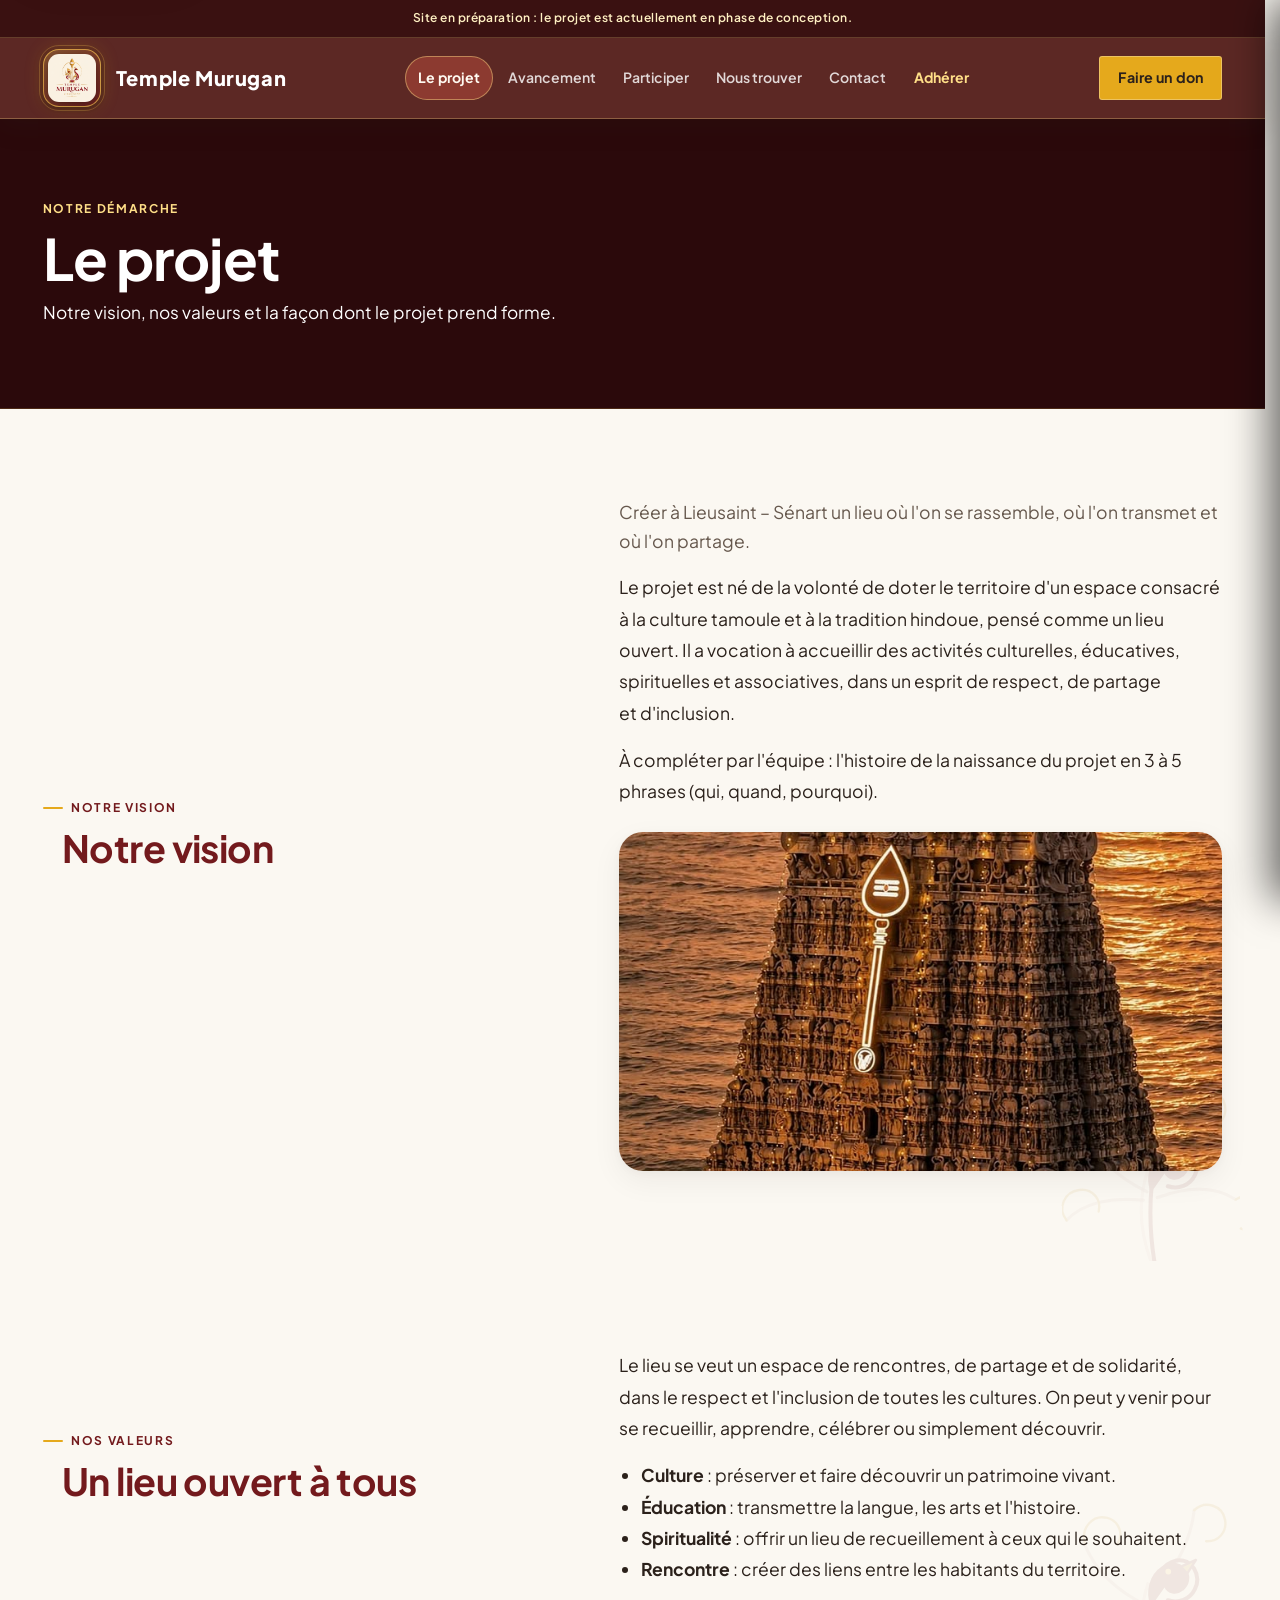
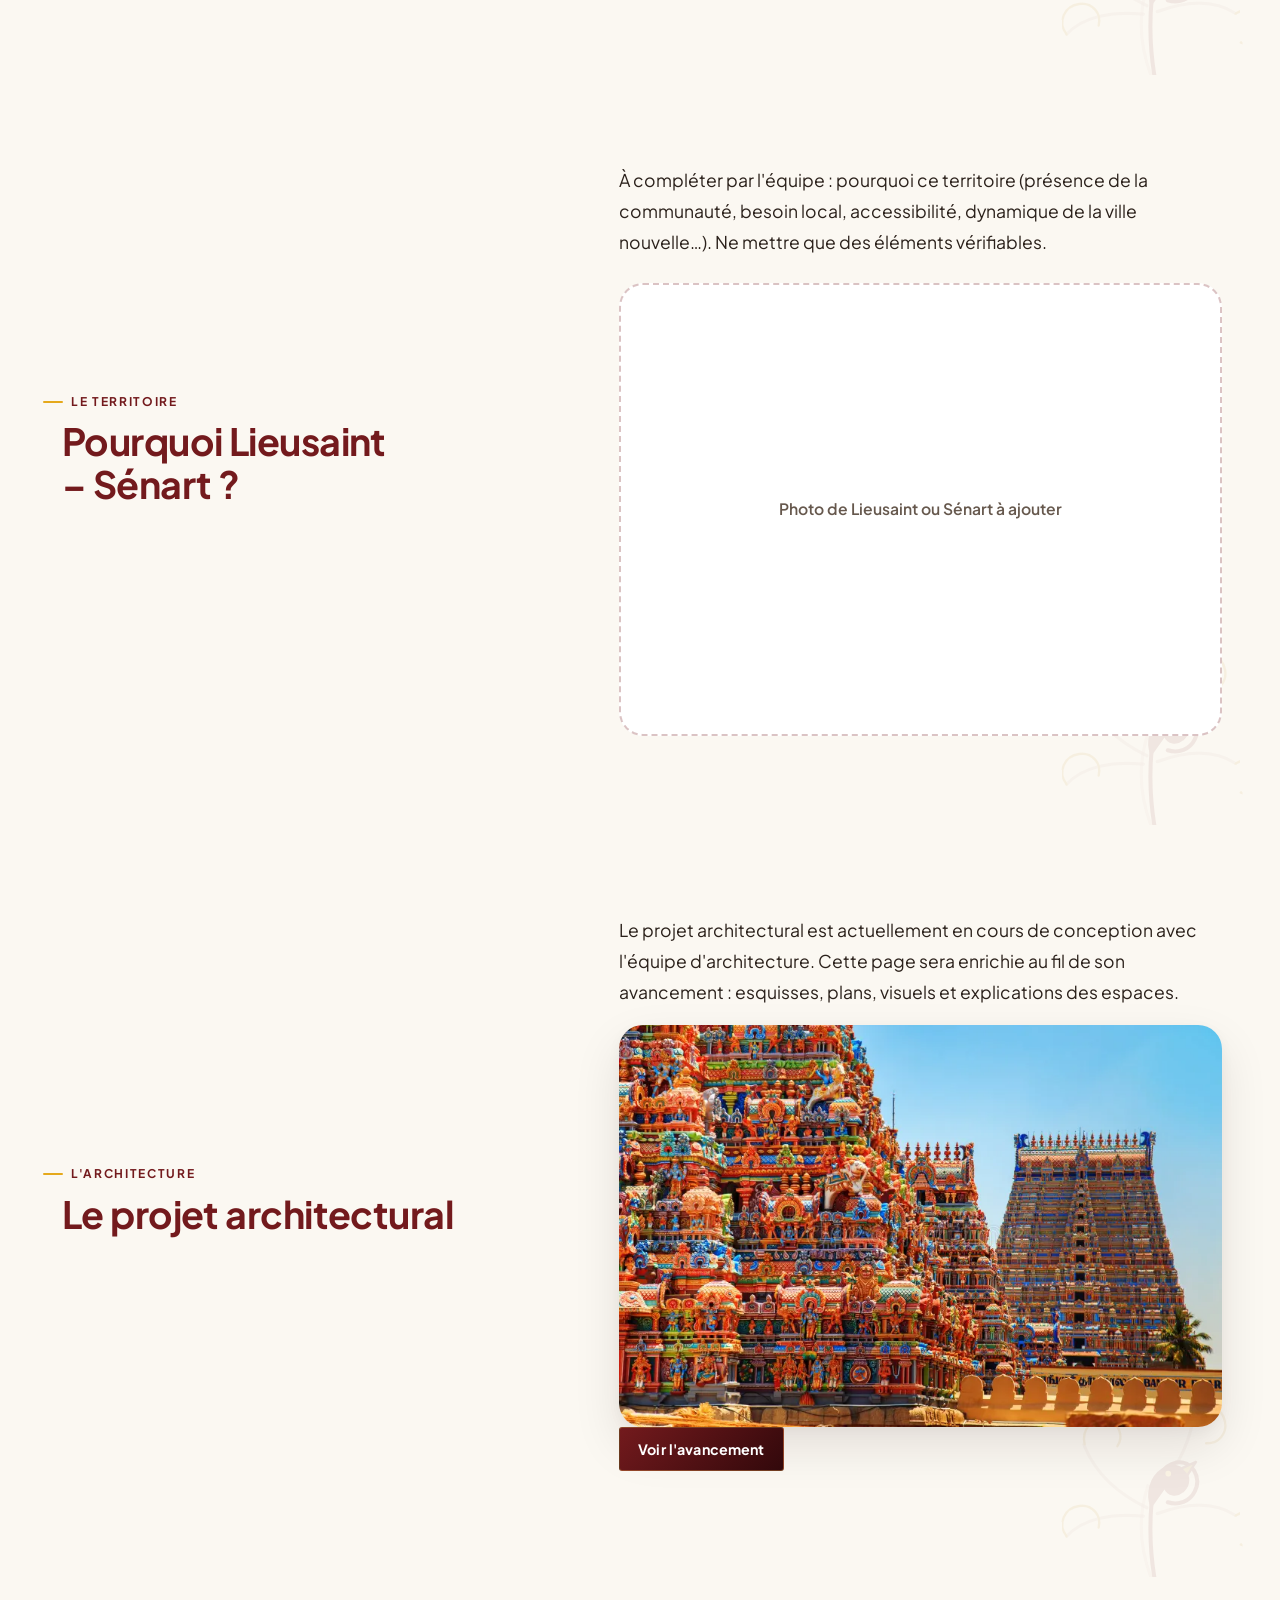
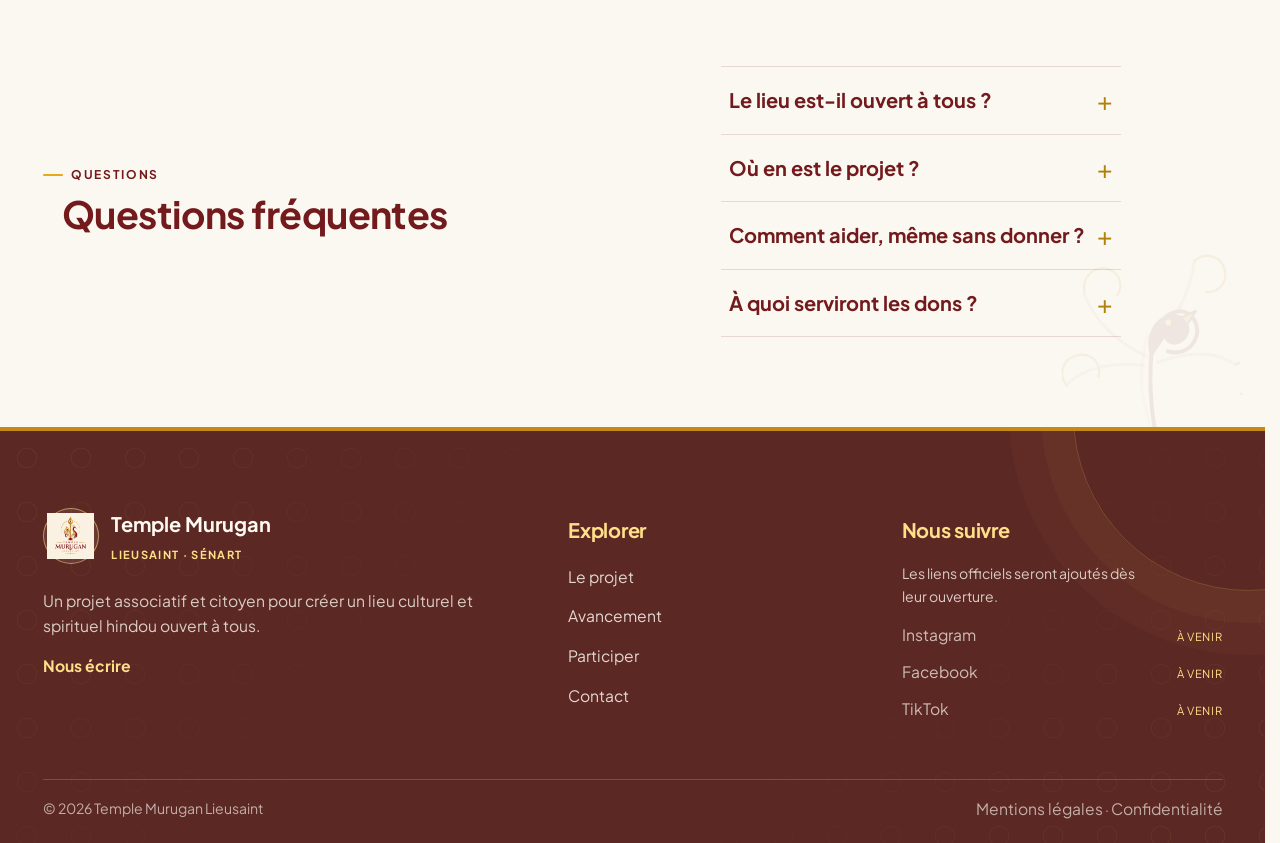
<file: projet.html>
<!DOCTYPE html>
<html lang="fr">
<head>
<meta charset="utf-8">
<meta name="viewport" content="width=device-width, initial-scale=1">
<title>Temple Lieusaint</title>
<meta name="description" content="Vision, valeurs et avancement du projet de lieu culturel et spirituel hindou à Lieusaint – Sénart, ouvert à tous.">
<meta property="og:title" content="Le Projet — Temple Lieusaint">
<meta property="og:description" content="Vision, valeurs et avancement du projet de lieu culturel et spirituel hindou à Lieusaint – Sénart, ouvert à tous.">
<meta property="og:type" content="website">
<meta property="og:locale" content="fr_FR">
<meta name="theme-color" content="#240708">
<!-- Favicon Logo Temple Lieusaint -->
<link rel="icon" type="image/svg+xml" href="assets/favicon.svg">
<link rel="apple-touch-icon" href="assets/favicon.svg">
<link rel="preconnect" href="https://fonts.googleapis.com">
<link rel="preconnect" href="https://fonts.gstatic.com" crossorigin>
<link href="https://fonts.googleapis.com/css2?family=Cinzel:wght@500;600;700;800;900&family=Plus+Jakarta+Sans:ital,wght@0,400;0,500;0,600;0,700;0,800;1,400&display=swap" rel="stylesheet">
<link rel="stylesheet" href="css/style.css">
</head>
<body>

<a class="skip" href="#contenu" data-i18n="skip">Aller au contenu</a>
<div class="note" role="banner" data-i18n="banner">Site en préparation : le projet est actuellement en phase de conception.</div>

<header class="site" id="header">
  <div class="wrap bar">
    <a class="brand" href="index.html" aria-label="Temple Murugan &mdash; Retour à l'accueil">
      <div class="brand-emblem-wrap">
        <img class="brand-logo" src="assets/img/logo-dore-murugan.png" alt="Emblème royal du Temple Murugan Lieusaint" width="54" height="54" loading="eager">
      </div>
      <div class="brand-identity">
        <span class="brand-main">Temple Murugan</span>
      </div>
    </a>
    <nav class="main-desktop" aria-label="Menu principal">
      <a class="nav-link" href="projet.html" data-i18n="nav_projet">Le projet</a>
      <a class="nav-link" href="avancement.html" data-i18n="nav_avanc">Avancement</a>
      <a class="nav-link" href="participer.html" data-i18n="nav_part">Participer</a>
      <a class="nav-link" href="index.html#location-title">Nous trouver</a>
      <a class="nav-link" href="contact.html" data-i18n="nav_contact">Contact</a>
      <a class="nav-link header-join" href="adhesion.html" data-i18n="btn_join">Adhérer</a>
    </nav>
    <div class="header-actions">
      <a class="btn btn-gold btn-shine header-cta" href="don.html" data-i18n="btn_donate"><span>Faire un don</span></a>
      <button class="burger-btn" id="burger" type="button" aria-expanded="false" aria-controls="mobile-drawer" aria-label="Ouvrir le menu de navigation">
        <span class="burger-bar" aria-hidden="true"></span>
        <span class="burger-bar" aria-hidden="true"></span>
        <span class="burger-bar" aria-hidden="true"></span>
      </button>
    </div>
  </div>
</header>
<div class="mobile-drawer-backdrop" id="drawer-backdrop" aria-hidden="true"></div>
<aside class="mobile-drawer" id="mobile-drawer" aria-label="Navigation mobile" aria-hidden="true">
  <div class="drawer-header">
    <div class="drawer-brand">
      <img src="assets/img/logo-dore-murugan.png" alt="" width="44" height="44" aria-hidden="true">
      <div class="drawer-title-group">
        <span class="drawer-title">Temple Murugan</span>
      </div>
    </div>
    <button class="drawer-close-btn" type="button" aria-label="Fermer la navigation mobile">✕</button>
  </div>
  <ul class="drawer-nav-list">
    <li>
      <a class="drawer-nav-link" href="projet.html">
        <span>Le projet</span>
        <span class="drawer-nav-number">01</span>
      </a>
    </li>
    <li>
      <a class="drawer-nav-link" href="avancement.html">
        <span>Avancement</span>
        <span class="drawer-nav-number">02</span>
      </a>
    </li>
    <li>
      <a class="drawer-nav-link" href="participer.html">
        <span>Participer</span>
        <span class="drawer-nav-number">03</span>
      </a>
    </li>
    <li>
      <a class="drawer-nav-link" href="index.html#location-title">
        <span>Nous trouver</span>
        <span class="drawer-nav-number">04</span>
      </a>
    </li>
    <li>
      <a class="drawer-nav-link" href="contact.html">
        <span>Contact</span>
        <span class="drawer-nav-number">05</span>
      </a>
    </li>
  </ul>
  <div class="drawer-actions">
    <a class="btn btn-gold btn-shine btn-block" href="don.html">
      <span>Faire un don au projet</span>
    </a>
    <a class="btn btn-glass btn-block" href="adhesion.html">
      <span>Adhérer à l'association</span>
    </a>
  </div>
  <div class="drawer-footer-info">
    <span>Association Loi 1901 · Lieusaint – Sénart</span>
  </div>
</aside>

<main id="contenu">

  <!-- En-tête de page -->
  <div class="page-head">
    <div class="wrap">
      <p class="kicker">Notre démarche</p>
      <h1 data-i18n="hd_projet_t">Le projet</h1>
      <p data-i18n="hd_projet_d">Notre vision, nos valeurs et la façon dont le projet prend forme.</p>
    </div>
  </div>

  <!-- ── VISION ──────────────────────────────────────────────── -->
  <section class="block">
    <div class="wrap two">
      <div>
        <p class="eyebrow">Notre vision</p>
        <h2 class="title">Notre vision</h2>
      </div>
      <div class="prose stack">
        <p class="lead">Créer à Lieusaint – Sénart un lieu où l'on se rassemble, où l'on transmet et où l'on partage.</p>
        <p>Le projet est né de la volonté de doter le territoire d'un espace consacré à la culture tamoule et à la tradition hindoue, pensé comme un lieu ouvert. Il a vocation à accueillir des activités culturelles, éducatives, spirituelles et associatives, dans un esprit de respect, de partage et d'inclusion.</p>
        <p><span class="todo">À compléter par l'équipe</span> : l'histoire de la naissance du projet en 3 à 5 phrases (qui, quand, pourquoi).</p>

        <!-- Photographie symbolique -->
        <figure class="img-slot" style="margin-top: var(--s-5); border-radius: var(--radius-lg); overflow: hidden; aspect-ratio: 16/9; box-shadow: var(--shadow);">
          <img src="assets/img/murugan-paon.jpg" alt="Paon sacré Mayil, symbole de grâce et emblème lié à Murugan" loading="lazy" width="800" height="450" style="width:100%; height:100%; object-fit:cover;">
        </figure>
      </div>
    </div>
  </section>

  <div class="kudu" aria-hidden="true"></div>

  <!-- ── OUVERT À TOUS ──────────────────────────────────────── -->
  <section class="block raised">
    <div class="wrap two">
      <div>
        <p class="eyebrow">Nos valeurs</p>
        <h2 class="title">Un lieu ouvert à tous</h2>
      </div>
      <div class="prose">
        <p>Le lieu se veut un espace de rencontres, de partage et de solidarité, dans le respect et l'inclusion de toutes les cultures. On peut y venir pour se recueillir, apprendre, célébrer ou simplement découvrir.</p>
        <ul>
          <li><strong>Culture</strong> : préserver et faire découvrir un patrimoine vivant.</li>
          <li><strong>Éducation</strong> : transmettre la langue, les arts et l'histoire.</li>
          <li><strong>Spiritualité</strong> : offrir un lieu de recueillement à ceux qui le souhaitent.</li>
          <li><strong>Rencontre</strong> : créer des liens entre les habitants du territoire.</li>
        </ul>
      </div>
    </div>
  </section>

  <!-- ── POURQUOI LIEUSAINT ──────────────────────────────────── -->
  <section class="block">
    <div class="wrap two">
      <div>
        <p class="eyebrow">Le territoire</p>
        <h2 class="title">Pourquoi Lieusaint – Sénart&nbsp;?</h2>
      </div>
      <div class="prose">
        <p><span class="todo">À compléter par l'équipe</span> : pourquoi ce territoire (présence de la communauté, besoin local, accessibilité, dynamique de la ville nouvelle…). Ne mettre que des éléments vérifiables.</p>

        <!-- Espace photo Lieusaint -->
        <figure style="margin-top: var(--s-5); border-radius: var(--radius-lg); overflow: hidden; background: var(--surface-raised); border: 2px dashed var(--border-strong); aspect-ratio: 4/3; display: grid; place-items: center;">
          <div style="text-align:center; color: var(--text-2); padding: 1.5rem;">
            <p style="margin:0; font-size:var(--fs-sm); font-weight: 600;">
              <span class="todo">Photo de Lieusaint ou Sénart à ajouter</span>
            </p>
          </div>
        </figure>
      </div>
    </div>
  </section>

  <div class="kudu kudu-or" aria-hidden="true"></div>

  <!-- ── PROJET ARCHITECTURAL ────────────────────────────────── -->
  <section class="block raised">
    <div class="wrap two">
      <div>
        <p class="eyebrow">L'architecture</p>
        <h2 class="title">Le projet architectural</h2>
      </div>
      <div class="prose stack">
        <p>Le projet architectural est actuellement en cours de conception avec l'équipe d'architecture. Cette page sera enrichie au fil de son avancement : esquisses, plans, visuels et explications des espaces.</p>

        <!-- Espace visuel architectural -->
        <figure class="img-slot" style="margin-top: var(--s-4); border-radius: var(--radius-lg); overflow: hidden; aspect-ratio: 3/2; box-shadow: var(--shadow-lg);">
          <img src="assets/img/architecture-dravidienne.webp" alt="Exemple d'architecture dravidienne et gopuram monumental du temple de Sri Ranganathaswamy" loading="lazy" width="800" height="533" style="width:100%; height:100%; object-fit:cover;">
        </figure>

        <p><a class="btn btn-rouge" href="avancement.html" data-i18n="hd_avanc_t">Voir l'avancement</a></p>
      </div>
    </div>
  </section>

  <!-- ── FAQ ─────────────────────────────────────────────────── -->
  <section class="block">
    <div class="wrap two">
      <div>
        <p class="eyebrow">Questions</p>
        <h2 class="title" data-i18n="faq_h">Questions fréquentes</h2>
      </div>
      <div class="faq">
        <details>
          <summary data-i18n="faq1_q">Le lieu est-il ouvert à tous ?</summary>
          <p data-i18n="faq1_a">Oui. Le projet est pensé comme un espace de rencontres, de partage et de solidarité, dans le respect de toutes les cultures.</p>
        </details>
        <details>
          <summary data-i18n="faq2_q">Où en est le projet ?</summary>
          <p data-i18n="faq2_a">Nous sommes en phase de conception : pétition en cours et échanges avec les architectes. La page Avancement est mise à jour régulièrement.</p>
        </details>
        <details>
          <summary data-i18n="faq3_q">Comment aider, même sans donner ?</summary>
          <p data-i18n="faq3_a">Signez la pétition, partagez le projet autour de vous, ou proposez votre aide comme bénévole via le formulaire d'adhésion.</p>
        </details>
        <details>
          <summary>À quoi serviront les dons ?</summary>
          <p><span class="todo">À compléter avec l'équipe Finance</span> : usage précis des fonds et niveau de transparence souhaité.</p>
        </details>
      </div>
    </div>
  </section>

</main>

<footer class="site" role="contentinfo">
  <div class="wrap footer-inner">
    <div class="footer-brand">
      <a class="footer-brand-link" href="index.html" aria-label="Temple Murugan Lieusaint &mdash; Accueil">
        <span class="footer-logo-wrap"><img src="assets/img/logo-dore-murugan.png" alt="" width="56" height="56" aria-hidden="true"></span>
        <span><strong>Temple Murugan</strong><small>Lieusaint &middot; S&eacute;nart</small></span>
      </a>
      <p>Un projet associatif et citoyen pour cr&eacute;er un lieu culturel et spirituel hindou ouvert &agrave; tous.</p>
      <a class="footer-contact-link js-mail" href="contact.html">Nous &eacute;crire</a>
    </div>
    <nav class="footer-nav" aria-label="Navigation secondaire">
      <h2>Explorer</h2>
      <ul>
        <li><a href="projet.html">Le projet</a></li>
        <li><a href="avancement.html">Avancement</a></li>
        <li><a href="participer.html">Participer</a></li>
        <li><a href="contact.html">Contact</a></li>
      </ul>
    </nav>
    <div class="footer-social" aria-labelledby="footer-social-title">
      <h2 id="footer-social-title">Nous suivre</h2>
      <p>Les liens officiels seront ajout&eacute;s d&egrave;s leur ouverture.</p>
      <ul>
        <li><span class="social-placeholder"><span>Instagram</span><small>&Agrave; venir</small></span></li>
        <li><span class="social-placeholder"><span>Facebook</span><small>&Agrave; venir</small></span></li>
        <li><span class="social-placeholder"><span>TikTok</span><small>&Agrave; venir</small></span></li>
      </ul>
    </div>
  </div>
  <div class="wrap footer-bottom">
    <span>&copy; 2026 Temple Murugan Lieusaint</span>
    <span><a href="mentions-legales.html">Mentions l&eacute;gales</a><span aria-hidden="true"> &middot; </span><a href="confidentialite.html">Confidentialit&eacute;</a></span>
  </div>
</footer>

<script src="js/config.js"></script><script src="js/main.js"></script>
</body>
</html>
</file>
<file: css/style.css>
/* ==========================================================================
   Temple Murugan Lieusaint — Identité & Feuille de Style Principale
   Refonte Visuelle & Interactive Haute Finition 2026
   Inspiration : Portfolio créatif haute couture (tharsanan.com level of polish)
   Palette : Alternance maîtrisée Ivoire Chaud / Blanc Soie & Bordeaux Sacré / Or Impérial
   Typographie : Cinzel (Titres Royaux) + Plus Jakarta Sans (Clarté Moderne)
   Symbolique : Murugan, Vel (வேல்), Paon Mayil (மயில்), Kolam (கோலம்), Gopuram
   Mobile-First : Pensé dès la conception pour 360px, 375px, 390px, 393px, 414px, tablette & desktop
   ========================================================================== */

/* ============================================================
   1. DESIGN SYSTEM & TOKENS DE HAUTE PRÉCISION
   ============================================================ */
:root {
  /* --- Insets & Safe Areas (iOS Dynamic Island, Encoches, Android) --- */
  --sat: env(safe-area-inset-top, 0px);
  --sar: env(safe-area-inset-right, 0px);
  --sab: env(safe-area-inset-bottom, 0px);
  --sal: env(safe-area-inset-left, 0px);

  /* --- Typographie : Cinzel + Plus Jakarta Sans --- */
  --font-heading: "Cinzel", "Palatino Linotype", Georgia, "Times New Roman", serif;
  --font-sans:    "Plus Jakarta Sans", system-ui, -apple-system, BlinkMacSystemFont, "Segoe UI", Roboto, sans-serif;
  --font:         var(--font-sans);

  /* Échelle typographique fluide (clamp) : optimisée 360px -> 1920px */
  --fs-3xs:    clamp(0.64rem, 0.60rem + 0.12vw, 0.72rem);
  --fs-2xs:    clamp(0.70rem, 0.65rem + 0.18vw, 0.80rem);
  --fs-xs:     clamp(0.78rem, 0.72rem + 0.22vw, 0.88rem);
  --fs-sm:     clamp(0.88rem, 0.82rem + 0.25vw, 0.98rem);
  --fs-base:   clamp(0.96rem, 0.90rem + 0.30vw, 1.10rem);
  --fs-md:     clamp(1.08rem, 1.00rem + 0.45vw, 1.25rem);
  --fs-lg:     clamp(1.20rem, 1.08rem + 0.65vw, 1.48rem);
  --fs-xl:     clamp(1.40rem, 1.18rem + 1.10vw, 1.95rem);
  --fs-2xl:    clamp(1.75rem, 1.35rem + 1.80vw, 2.75rem);
  --fs-3xl:    clamp(2.10rem, 1.55rem + 2.60vw, 3.60rem);
  --fs-hero:   clamp(2.15rem, 1.40rem + 3.80vw, 4.40rem);

  /* --- Nuancier Sacré Tamoul & Royal --- */
  /* Rouge Bordeaux profond / Sanctuaire */
  --rouge-950: #140304; /* Noir bordeaux mystique */
  --rouge-900: #200507; /* Bordeaux nuit */
  --rouge-850: #32080B;
  --rouge-800: #4B0E12;
  --rouge-700: #731A1D; /* Rouge dravidien signature */
  --rouge-600: #962226;
  --rouge-500: #B82B30;
  --rouge-100: #FAF0F0;
  --rouge-50:  #FCF7F7;

  /* Or Impérial & Éclat du Vel */
  --or-900:  #422E02;
  --or-700:  #7C5808;
  --or-600:  #B2800D;
  --or-500:  #E5A91C; /* Or divin maître */
  --or-400:  #FFCB55; /* Or lumière reflets */
  --or-300:  #FFDF88;
  --or-200:  #FFF0C2;
  --or-100:  #FFF9E5;

  /* Vert Paon & Émeraude Sacré (Accents Subtils) */
  --paon-900: #062828;
  --paon-700: #0D4A4A;
  --paon-500: #166D6B;
  --paon-100: #E6F5F5;

  /* Neutres Chauds : Blanc Soie, Ivoire & Pierre de Sénart */
  --sable-25:  #FCFAF7; /* Fond lumineux soie */
  --sable-50:  #F7F4EE; /* Ivoire noble et doux */
  --sable-100: #EFE9DE; /* Pierre calcaire de Sénart */
  --sable-200: #E2D9CA; /* Bordures soyeuses */
  --sable-300: #D0C3B0; /* Bordures définies */
  --sable-600: #6B6154; /* Texte secondaire WCAG AAA */
  --sable-800: #26211A; /* Texte principal profond */
  --sable-950: #110E0B;

  /* Teintes de statut */
  --success: #1E6B38;
  --danger:  #B3261E;
  --focus:   #E5A91C;

  /* Thème par défaut (Mode Lumineux / Ivoire) */
  --surface:        var(--sable-25);
  --surface-raised: #FFFFFF;
  --surface-subtle: var(--sable-50);
  --field:          #FFFFFF;
  --text:           var(--sable-800);
  --text-2:         var(--sable-600);
  --heading:        var(--rouge-700);
  --border:         rgba(208, 195, 176, 0.45);
  --border-strong:  rgba(208, 195, 176, 0.85);
  --gold-accent:    var(--or-500);

  /* --- Dimensions & Layouts --- */
  --header-h: clamp(66px, 5vw + 24px, 80px);
  --header-mobile-h: 66px;
  --max-width: 1280px;
  --section-py: clamp(3.5rem, 6vw, 6.5rem);

  /* --- Espacements Cohérents --- */
  --s-1: 0.25rem;
  --s-2: 0.5rem;
  --s-3: 0.75rem;
  --s-4: 1rem;
  --s-5: 1.5rem;
  --s-6: 2rem;
  --s-7: 3rem;
  --s-8: 4.5rem;
  --s-9: 6rem;

  /* --- Rayons de courbure architecturaux --- */
  --radius-xs: 6px;
  --radius-sm: 10px;
  --radius:    16px;
  --radius-lg: 24px;
  --radius-xl: 32px;
  --pill:      9999px;

  /* --- Ombres & Élévation (Douces, Diffuses, Prestigieuses) --- */
  --ease: cubic-bezier(0.16, 1, 0.3, 1);
  --ease-spring: cubic-bezier(0.34, 1.56, 0.64, 1);
  --shadow-sm: 0 2px 8px rgba(32, 5, 7, 0.04);
  --shadow:    0 10px 30px rgba(32, 5, 7, 0.06), 0 2px 8px rgba(32, 5, 7, 0.03);
  --shadow-lg: 0 20px 48px rgba(32, 5, 7, 0.10), 0 4px 14px rgba(32, 5, 7, 0.04);
  --shadow-or: 0 8px 32px rgba(229, 169, 28, 0.28);
  --shadow-or-lg: 0 14px 44px rgba(229, 169, 28, 0.40);
  --glass-border: 1px solid rgba(255, 203, 85, 0.16);
}

/* ============================================================
   2. VARIATIONS RYTHMIQUES DE SECTIONS (LUMIÈRE & OBSCURITÉ)
   ============================================================ */

/* Section Lumineuse Soie / Ivoire Respirant */
.section-light {
  background:
    radial-gradient(circle at 8% 18%, rgba(115, 26, 29, .08), transparent 18rem),
    radial-gradient(circle at 92% 82%, rgba(229, 169, 28, .10), transparent 20rem),
    var(--sable-25);
  color: var(--sable-800);
  --surface: var(--sable-25);
  --surface-raised: #FFFFFF;
  --surface-subtle: var(--sable-50);
  --text: var(--sable-800);
  --text-2: var(--sable-600);
  --heading: var(--rouge-700);
  --border: rgba(208, 195, 176, 0.45);
  --border-strong: rgba(208, 195, 176, 0.85);
  position: relative;
  overflow: hidden;
}

/* Section Sable / Pierre Calcaire Douce */
.section-ivory {
  background:
    radial-gradient(circle at 88% 16%, rgba(229, 169, 28, .11), transparent 19rem),
    radial-gradient(circle at 8% 88%, rgba(115, 26, 29, .06), transparent 22rem),
    var(--sable-50);
  color: var(--sable-800);
  --surface: var(--sable-50);
  --surface-raised: #FFFFFF;
  --surface-subtle: var(--sable-100);
  --text: var(--sable-800);
  --text-2: var(--sable-600);
  --heading: var(--rouge-700);
  --border: rgba(208, 195, 176, 0.45);
  --border-strong: rgba(208, 195, 176, 0.85);
  position: relative;
  overflow: hidden;
}

/* Section Sombre Bordeaux Sacré & Or Impérial */
.section-dark {
  background: radial-gradient(circle at 85% 15%, #3C0A0D 0%, #200507 50%, var(--rouge-950) 90%);
  color: #FFFFFF;
  --surface: var(--rouge-950);
  --surface-raised: #220608;
  --surface-subtle: #2C080B;
  --text: #FAF6EE;
  --text-2: #D4C9BC;
  --heading: var(--or-300);
  --border: rgba(255, 203, 85, 0.16);
  --border-strong: rgba(255, 203, 85, 0.32);
  position: relative;
  overflow: hidden;
}
.section-dark::before {
  content: "";
  position: absolute;
  inset: 0;
  background-image: radial-gradient(rgba(255, 203, 85, 0.035) 1px, transparent 1px);
  background-size: 32px 32px;
  pointer-events: none;
}

/* Section Piliers / Fondations avec Dégradé Chaud & Subtil */
.section-foundations {
  background: linear-gradient(180deg, #FAF7F2 0%, #F3EDE3 100%);
  border-block-start: 1px solid rgba(229, 169, 28, 0.18);
  border-block-end: 1px solid rgba(229, 169, 28, 0.18);
  position: relative;
  overflow: hidden;
}
.section-foundations::before {
  content: "";
  position: absolute;
  inset: 0;
  background-image: radial-gradient(rgba(115, 26, 29, 0.03) 1px, transparent 1px);
  background-size: 24px 24px;
  pointer-events: none;
}

/* Sections éditoriales sans thème explicite : ivoire texturé plutôt qu'un blanc vide. */
.block:not(.section-dark):not(.section-light):not(.section-ivory):not(.section-foundations) {
  background:
    radial-gradient(circle at 90% 10%, rgba(229, 169, 28, .08), transparent 18rem),
    linear-gradient(135deg, var(--sable-25), var(--sable-50));
  overflow: hidden;
}

.section-light::after,
.section-ivory::after,
.section-foundations::after,
.block:not(.section-dark):not(.section-light):not(.section-ivory):not(.section-foundations)::after {
  content: "";
  position: absolute;
  z-index: 0;
  right: clamp(-3rem, 2vw, 2rem);
  bottom: clamp(-4rem, -2vw, -1rem);
  width: clamp(120px, 14vw, 220px);
  aspect-ratio: 220 / 260;
  pointer-events: none;
  opacity: .075;
  background: url("../assets/peacock-red.svg") center / contain no-repeat;
  transform: rotate(-4deg);
}

.section-light::before,
.section-ivory::before {
  content: "";
  position: absolute;
  z-index: 0;
  left: clamp(-2rem, 3vw, 3rem);
  top: clamp(-3rem, 2vw, 1rem);
  width: clamp(54px, 6vw, 88px);
  aspect-ratio: 100 / 260;
  pointer-events: none;
  opacity: .07;
  background: url("../assets/vel-red.svg") center / contain no-repeat;
}

.section-light > .wrap,
.section-ivory > .wrap,
.section-foundations > .wrap,
.block:not(.section-dark) > .wrap {
  position: relative;
  z-index: 1;
}

/* ============================================================
   3. RESET MODERNE, ACCESSIBILITÉ & FLUIDITÉ
   ============================================================ */
*, *::before, *::after {
  box-sizing: border-box;
  margin: 0;
  -webkit-tap-highlight-color: transparent;
}

html {
  scroll-behavior: smooth;
  scroll-padding-top: calc(var(--header-h) + 1rem);
  scrollbar-gutter: stable;
  -webkit-text-size-adjust: 100%;
}

body {
  background: var(--surface);
  color: var(--text);
  font-family: var(--font-sans);
  font-size: var(--fs-base);
  line-height: 1.68;
  text-wrap: pretty;
  -webkit-font-smoothing: antialiased;
  -moz-osx-font-smoothing: grayscale;
  overflow-x: clip;
  width: 100%;
}

a, button, input, select, textarea, label {
  touch-action: manipulation;
}

h1, h2, h3, h4, h5, h6 {
  font-family: var(--font-heading);
  text-wrap: balance;
  font-weight: 700;
  letter-spacing: -0.015em;
  color: var(--heading);
}

img, svg, picture {
  max-width: 100%;
  height: auto;
  display: block;
}

a { color: inherit; text-decoration: none; }
ul, ol { padding-inline-start: 1.25em; }
[hidden] { display: none !important; }

/* Conteneur fluide responsive */
.wrap {
  width: min(var(--max-width), 100% - clamp(1.5rem, 5vw, 5rem));
  margin-inline: auto;
}

:focus-visible {
  outline: 2.5px solid var(--or-500);
  outline-offset: 3px;
  border-radius: 4px;
}

.skip {
  position: absolute;
  inset-inline-start: 1.5rem;
  top: -6rem;
  background: var(--or-500);
  color: var(--or-900);
  padding: var(--s-3) var(--s-5);
  border-radius: var(--pill);
  z-index: 1000;
  font-weight: 700;
  font-size: var(--fs-sm);
  box-shadow: var(--shadow-lg);
  transition: top 200ms var(--ease);
}
.skip:focus { top: 1.5rem; }

/* ============================================================
   4. ORNEMENTS CULTURELS TAMOULS (VEL, KOLAM & EFFETS D'OR)
   ============================================================ */

/* Séparateur Vel Ornemental Sacré */
.vel-divider {
  display: flex;
  align-items: center;
  justify-content: center;
  gap: var(--s-4);
  width: 100%;
  margin-block: clamp(2rem, 4vw, 3.5rem);
  opacity: 0.9;
}
.vel-divider-line {
  flex: 1;
  max-width: 220px;
  height: 1px;
  background: linear-gradient(to right, transparent, var(--or-400), transparent);
}
.vel-icon {
  display: inline-flex;
  align-items: center;
  justify-content: center;
  color: var(--or-400);
  flex-shrink: 0;
  position: relative;
}
.vel-icon svg {
  width: 24px;
  height: 44px;
  filter: drop-shadow(0 2px 8px rgba(229, 169, 28, 0.45));
}

/* Frise Kudu Architecturale Dravidienne */
.kudu {
  width: 100%;
  height: 18px;
  overflow: hidden;
  opacity: 0.30;
  background-image: url("data:image/svg+xml,%3Csvg xmlns='http://www.w3.org/2000/svg' width='44' height='18' viewBox='0 0 44 18'%3E%3Cpath d='M0 18 C11 3, 11 0, 22 18 C33 3, 33 0, 44 18' fill='none' stroke='%23C48F12' stroke-width='1.5'/%3E%3C/svg%3E");
  background-repeat: repeat-x;
  background-size: 44px 18px;
}

/* Texte Or Dégradé Métallique Noble */
.gold-gradient {
  background: linear-gradient(135deg, #FFF6E0 0%, #FFCB55 40%, #E5A91C 75%, #B87E00 100%);
  -webkit-background-clip: text;
  -webkit-text-fill-color: transparent;
  display: inline;
}

/* Motifs Filigranes Kolam en arrière-plan */
.kolam-watermark {
  position: absolute;
  pointer-events: none;
  opacity: 0.05;
  z-index: 0;
  user-select: none;
}

/* ============================================================
   5. BANDEAU DE CONCERTATION & HEADER MAJESTUEUX
   ============================================================ */

/* Bandeau Supérieur Discret */
.note {
  background: linear-gradient(to right, #190405, var(--rouge-950), #190405);
  color: var(--or-200);
  font-size: var(--fs-2xs);
  font-weight: 600;
  text-align: center;
  padding: 8px var(--s-4);
  letter-spacing: 0.04em;
  padding-top: max(8px, var(--sat));
  border-block-end: 1px solid rgba(255, 203, 85, 0.16);
  display: flex;
  min-height: 41px;
  align-items: center;
  justify-content: center;
  gap: 8px;
  position: relative;
  z-index: 501;
}
.note-badge {
  background: rgba(229, 169, 28, 0.18);
  color: var(--or-400);
  border: 1px solid rgba(229, 169, 28, 0.35);
  border-radius: var(--pill);
  padding: 2px 10px;
  font-size: 0.85em;
  font-weight: 700;
  text-transform: uppercase;
  letter-spacing: 0.06em;
}

/* --- HEADER DU SITE --- */
header.site {
  position: sticky;
  top: 0;
  z-index: 500;
  background:
    linear-gradient(90deg, rgba(20, 3, 5, .94), rgba(67, 12, 17, .78) 50%, rgba(20, 3, 5, .94)),
    rgba(20, 3, 5, 0.82);
  color: #FFFFFF;
  border-block-end: 1px solid rgba(255, 203, 85, 0.12);
  backdrop-filter: blur(24px) saturate(1.6);
  -webkit-backdrop-filter: blur(24px) saturate(1.6);
  transition: background 300ms var(--ease), border-color 300ms var(--ease), box-shadow 300ms var(--ease);
  isolation: isolate;
  overflow: clip;
}
header.site::before {
  content: "";
  position: absolute;
  inset: 0;
  z-index: -1;
  pointer-events: none;
  opacity: .20;
  background-image:
    radial-gradient(circle at 12% 50%, rgba(255, 203, 85, .55) 0 1px, transparent 1.5px),
    radial-gradient(circle at 88% 50%, rgba(255, 203, 85, .42) 0 1px, transparent 1.5px),
    linear-gradient(135deg, transparent 47%, rgba(255, 203, 85, .16) 48%, transparent 49%),
    linear-gradient(45deg, transparent 47%, rgba(255, 203, 85, .12) 48%, transparent 49%);
  background-size: 170px 100%, 170px 100%, 22px 22px, 22px 22px;
  mask-image: linear-gradient(90deg, transparent, #000 14%, #000 86%, transparent);
  -webkit-mask-image: linear-gradient(90deg, transparent, #000 14%, #000 86%, transparent);
}
header.site::after {
  content: "";
  position: absolute;
  top: -3.5rem;
  right: 12%;
  width: 13rem;
  height: 7rem;
  border-radius: 50%;
  background: rgba(229, 169, 28, .16);
  filter: blur(32px);
  pointer-events: none;
  z-index: -1;
}
header.site.scrolled {
  background:
    linear-gradient(90deg, rgba(14, 2, 4, .98), rgba(52, 8, 13, .94) 50%, rgba(14, 2, 4, .98)),
    rgba(14, 2, 4, 0.95);
  box-shadow: 0 10px 35px rgba(0, 0, 0, 0.5);
  border-block-end-color: rgba(255, 203, 85, 0.24);
}

.bar {
  display: flex;
  align-items: center;
  justify-content: space-between;
  gap: var(--s-4);
  min-height: var(--header-h);
  padding-block: var(--s-2);
}

/* Logo & Identité : Clair, Pur, Majestueux, sans surcharges */
.brand {
  display: flex;
  align-items: center;
  gap: clamp(10px, 1.2vw, 16px);
  text-decoration: none;
  transition: transform 250ms var(--ease);
}
.brand:hover {
  transform: translateY(-1px);
}

.brand-emblem-wrap {
  width: clamp(52px, 4.5vw, 60px);
  height: clamp(52px, 4.5vw, 60px);
  border-radius: 16px;
  background: linear-gradient(145deg, rgba(255, 203, 85, 0.28), rgba(115, 26, 29, 0.72));
  border: 1.5px solid rgba(255, 203, 85, 0.7);
  padding: 4px;
  display: flex;
  align-items: center;
  justify-content: center;
  box-shadow: 0 0 18px rgba(229, 169, 28, 0.25), 0 2px 8px rgba(0, 0, 0, 0.35);
  flex-shrink: 0;
  position: relative;
  transition: border-color 300ms, box-shadow 300ms, transform 300ms var(--ease);
  animation: logoBreath 4.5s ease-in-out infinite;
}
.brand-emblem-wrap::before,
.brand-logo-frame::before {
  content: "";
  position: absolute;
  inset: -5px;
  border: 1px solid rgba(255, 203, 85, .24);
  border-radius: 20px;
  pointer-events: none;
  animation: logoHalo 4.5s ease-out infinite;
}
.brand:hover .brand-emblem-wrap {
  border-color: var(--or-400);
  box-shadow: 0 0 26px rgba(255, 203, 85, 0.45);
  transform: scale(1.04);
}

.brand-logo {
  width: 100%;
  height: 100%;
  object-fit: contain;
  border-radius: 11px;
  filter: drop-shadow(0 2px 4px rgba(0,0,0,0.4));
}

.brand-identity {
  display: flex;
  flex-direction: column;
  line-height: 1.15;
}
.brand-main {
  font-family: var(--font-heading);
  font-weight: 800;
  font-size: var(--fs-md);
  letter-spacing: 0.03em;
  color: #FFFFFF;
}
.brand-sub {
  font-size: var(--fs-2xs);
  letter-spacing: 0.14em;
  text-transform: uppercase;
  color: var(--or-400);
  font-weight: 700;
}

/* Compatibilité avec l'ancien markup de navigation des pages internes */
.brand-logo-frame {
  width: clamp(52px, 4.5vw, 60px);
  height: clamp(52px, 4.5vw, 60px);
  flex: 0 0 auto;
  display: flex;
  align-items: center;
  justify-content: center;
  overflow: hidden;
  border-radius: 16px;
  border: 1.5px solid rgba(255, 203, 85, 0.7);
  background: linear-gradient(145deg, rgba(255, 203, 85, 0.28), rgba(115, 26, 29, 0.72));
  padding: 4px;
  position: relative;
  box-shadow: 0 0 18px rgba(229, 169, 28, 0.25), 0 2px 8px rgba(0, 0, 0, 0.35);
  transition: border-color 300ms, box-shadow 300ms, transform 300ms var(--ease);
  animation: logoBreath 4.5s ease-in-out infinite;
}
.brand:hover .brand-logo-frame {
  border-color: var(--or-400);
  box-shadow: 0 0 28px rgba(255, 203, 85, 0.48);
  transform: scale(1.04);
}
.brand-logo-frame .brand-logo { width: 100%; height: 100%; }

@keyframes logoBreath {
  0%, 100% { box-shadow: 0 0 16px rgba(229, 169, 28, .20), 0 2px 8px rgba(0, 0, 0, .35); }
  50% { box-shadow: 0 0 28px rgba(229, 169, 28, .42), 0 2px 8px rgba(0, 0, 0, .35); }
}
@keyframes logoHalo {
  0%, 35% { opacity: .7; transform: scale(.94); }
  75%, 100% { opacity: 0; transform: scale(1.18); }
}
.brand-text {
  display: flex;
  flex-direction: column;
  line-height: 1.15;
}
.brand-text b {
  font-family: var(--font-heading);
  font-weight: 800;
  font-size: var(--fs-md);
  letter-spacing: 0.03em;
  color: #FFFFFF;
}
.brand-text span,
.brand-tamil {
  color: var(--or-400);
  font-size: var(--fs-2xs);
  font-weight: 700;
}
.brand-tamil {
  color: rgba(255, 223, 136, 0.82);
}

/* Navigation principale Desktop Minimaliste */
nav.main-desktop {
  display: flex;
  align-items: center;
  gap: clamp(0.6rem, 1vw, 1.2rem);
  margin-inline: auto;
  padding: 4px;
  border: 1px solid rgba(255, 203, 85, .10);
  border-radius: var(--pill);
  background: rgba(255, 255, 255, .035);
  box-shadow: inset 0 1px 0 rgba(255, 255, 255, .08), 0 8px 24px rgba(0, 0, 0, .12);
  backdrop-filter: blur(12px);
  -webkit-backdrop-filter: blur(12px);
}
.nav-link {
  text-decoration: none;
  font-weight: 600;
  font-size: var(--fs-sm);
  padding: 8px 16px;
  border-radius: var(--pill);
  color: rgba(255, 255, 255, 0.82);
  transition: all 200ms var(--ease);
  white-space: nowrap;
  display: inline-flex;
  align-items: center;
}
.nav-link:hover {
  color: #FFFFFF;
  background: rgba(255, 255, 255, 0.08);
}
.nav-link[aria-current] {
  color: #FFFFFF;
  background: rgba(229, 169, 28, 0.15);
  border: 1px solid rgba(255, 203, 85, 0.35);
  font-weight: 700;
}

nav.main {
  display: flex;
  align-items: center;
  gap: clamp(0.6rem, 1vw, 1.2rem);
  margin-inline: auto;
  padding: 4px;
  border: 1px solid rgba(255, 203, 85, .10);
  border-radius: var(--pill);
  background: rgba(255, 255, 255, .035);
  box-shadow: inset 0 1px 0 rgba(255, 255, 255, .08), 0 8px 24px rgba(0, 0, 0, .12);
  backdrop-filter: blur(12px);
  -webkit-backdrop-filter: blur(12px);
}
nav.main a {
  color: rgba(255, 255, 255, 0.82);
  font-size: var(--fs-sm);
  font-weight: 600;
  padding: 8px 16px;
  border-radius: var(--pill);
  white-space: nowrap;
  text-decoration: none;
  display: inline-flex;
  align-items: center;
}
nav.main a:hover,
nav.main a[aria-current] {
  color: #FFFFFF;
  background: rgba(229, 169, 28, 0.15);
}
nav.main .m-only {
  display: none;
}
.header-join {
  color: var(--or-300);
  font-weight: 700;
}
.header-join:hover,
nav.main a.header-join[aria-current],
.nav-link.header-join[aria-current] {
  color: #FFF;
  background: rgba(229, 169, 28, 0.15);
}

/* Actions Header */
.header-actions {
  display: flex;
  gap: var(--s-3);
  align-items: center;
}

.actions {
  display: flex;
  align-items: center;
  gap: var(--s-3);
}
.actions .btn {
  min-width: 214px;
  min-height: 52px;
  padding-inline: 25px;
  font-size: var(--fs-sm);
}

/* CTA Header Desktop */
.header-cta {
  min-height: 44px;
  padding: 0 18px;
  font-size: var(--fs-xs);
  border-radius: var(--pill);
}

/* Bouton Burger Mobile Haute Précision */
.burger-btn {
  display: none;
  background: rgba(255, 255, 255, 0.07);
  border: 1.5px solid rgba(255, 203, 85, 0.3);
  color: #FFFFFF;
  border-radius: var(--radius-sm);
  width: 44px;
  height: 44px;
  min-width: 44px;
  min-height: 44px;
  cursor: pointer;
  flex-direction: column;
  align-items: center;
  justify-content: center;
  gap: 5px;
  padding: 0;
  transition: background 200ms var(--ease), border-color 200ms var(--ease);
}
.burger-btn:hover {
  background: rgba(255, 255, 255, 0.14);
  border-color: var(--or-400);
}
.burger-bar {
  display: block;
  width: 20px;
  height: 2px;
  background: #FFFFFF;
  border-radius: 2px;
  transition: transform 250ms var(--ease), opacity 200ms var(--ease), width 200ms;
}
.burger-btn[aria-expanded="true"] .burger-bar:nth-child(1) {
  transform: translateY(7px) rotate(45deg);
  background: var(--or-400);
}
.burger-btn[aria-expanded="true"] .burger-bar:nth-child(2) {
  opacity: 0;
  width: 0;
}
.burger-btn[aria-expanded="true"] .burger-bar:nth-child(3) {
  transform: translateY(-7px) rotate(-45deg);
  background: var(--or-400);
}

.burger {
  display: none;
  width: 44px;
  height: 44px;
  min-width: 44px;
  border: 1.5px solid rgba(255, 203, 85, 0.3);
  border-radius: var(--radius-sm);
  background: rgba(255, 255, 255, 0.07);
  cursor: pointer;
  flex-direction: column;
  align-items: center;
  justify-content: center;
  gap: 5px;
}
.burger-line {
  display: block;
  width: 20px;
  height: 2px;
  border-radius: 2px;
  background: #FFFFFF;
}

/* Bouton d'action rapide mobile dans le header */
.mobile-quick-cta {
  display: none;
  min-height: 38px;
  padding: 0 14px;
  font-size: var(--fs-xs);
  font-weight: 700;
  border-radius: var(--pill);
  background: linear-gradient(135deg, #FFD573, var(--or-500));
  color: #1F1100;
  align-items: center;
  justify-content: center;
  white-space: nowrap;
  box-shadow: 0 2px 10px rgba(229, 169, 28, 0.3);
}

/* --- VRAI DRAWER / VOLET NAVIGATION MOBILE --- */
.mobile-drawer-backdrop {
  position: fixed;
  inset: 0;
  background: rgba(10, 2, 3, 0.75);
  backdrop-filter: blur(12px);
  -webkit-backdrop-filter: blur(12px);
  z-index: 998;
  opacity: 0;
  pointer-events: none;
  transition: opacity 300ms var(--ease);
}
.mobile-drawer-backdrop.active {
  opacity: 1;
  pointer-events: auto;
}

.mobile-drawer {
  position: fixed;
  top: 0;
  right: 0;
  bottom: 0;
  width: min(100%, 380px);
  background: linear-gradient(180deg, #180305 0%, #100203 100%);
  color: #FFFFFF;
  z-index: 999;
  transform: translateX(100%);
  transition: transform 340ms var(--ease);
  display: flex;
  flex-direction: column;
  box-shadow: -10px 0 40px rgba(0, 0, 0, 0.6);
  border-inline-start: 1px solid rgba(255, 203, 85, 0.2);
  padding: max(var(--s-4), var(--sat)) var(--s-5) max(var(--s-5), var(--sab));
  overflow-y: auto;
}
.mobile-drawer.open {
  transform: translateX(0);
}

.drawer-header {
  display: flex;
  align-items: center;
  justify-content: space-between;
  padding-block-end: var(--s-4);
  border-block-end: 1px solid rgba(255, 255, 255, 0.1);
  margin-block-end: var(--s-4);
}
.drawer-brand {
  display: flex;
  align-items: center;
  gap: 12px;
}
.drawer-brand img {
  width: 44px;
  height: 44px;
  border-radius: 50%;
  border: 1.5px solid var(--or-400);
}
.drawer-title-group {
  display: flex;
  flex-direction: column;
}
.drawer-title {
  font-family: var(--font-heading);
  font-weight: 700;
  font-size: var(--fs-sm);
  color: #FFFFFF;
}
.drawer-tamil-pill {
  font-size: var(--fs-2xs);
  color: var(--or-300);
  letter-spacing: 0.04em;
  font-weight: 600;
}
.drawer-close-btn {
  background: rgba(255, 255, 255, 0.08);
  border: 1px solid rgba(255, 255, 255, 0.2);
  color: #FFFFFF;
  width: 44px;
  height: 44px;
  min-width: 44px;
  min-height: 44px;
  border-radius: 50%;
  display: flex;
  align-items: center;
  justify-content: center;
  cursor: pointer;
  font-size: 1.15rem;
  transition: background 200ms var(--ease), border-color 200ms var(--ease), transform 200ms var(--ease);
}
.drawer-close-btn:hover {
  background: rgba(255, 255, 255, 0.16);
  border-color: var(--or-400);
  transform: rotate(90deg);
}

.drawer-nav-list {
  display: flex;
  flex-direction: column;
  gap: 6px;
  list-style: none;
  padding: 0;
  margin: 0;
}
.drawer-nav-link {
  display: flex;
  align-items: center;
  justify-content: space-between;
  padding: 14px 16px;
  border-radius: var(--radius-sm);
  color: rgba(255, 255, 255, 0.9);
  font-weight: 600;
  font-size: var(--fs-base);
  background: rgba(255, 255, 255, 0.03);
  border: 1px solid transparent;
  transition: all 200ms var(--ease);
  min-height: 52px;
}
.drawer-nav-link:hover, .drawer-nav-link:active {
  background: rgba(255, 255, 255, 0.08);
  color: var(--or-300);
  border-color: rgba(255, 203, 85, 0.2);
}
.drawer-nav-link[aria-current] {
  background: rgba(229, 169, 28, 0.15);
  border-color: var(--or-500);
  color: #FFFFFF;
  font-weight: 700;
}
.drawer-nav-number {
  font-size: var(--fs-2xs);
  color: var(--or-400);
  font-family: var(--font-heading);
  letter-spacing: 0.05em;
}

.drawer-actions {
  display: flex;
  flex-direction: column;
  gap: var(--s-3);
  margin-block-start: auto;
  padding-block-start: var(--s-5);
  border-block-start: 1px solid rgba(255, 255, 255, 0.1);
}

.drawer-footer-info {
  margin-block-start: var(--s-4);
  font-size: var(--fs-2xs);
  color: rgba(255, 255, 255, 0.55);
  text-align: center;
}

/* ============================================================
   6. BOUTONS HAUTE GAMME & MICRO-INTERACTIONS
   ============================================================ */
.btn {
  display: inline-flex;
  align-items: center;
  justify-content: center;
  gap: 10px;
  min-height: 52px;
  padding: 0 clamp(1.4rem, 2vw, 2.2rem);
  border-radius: var(--pill);
  font-family: var(--font-sans);
  font-weight: 700;
  font-size: var(--fs-sm);
  letter-spacing: 0.02em;
  text-decoration: none;
  cursor: pointer;
  border: 1.5px solid transparent;
  transition: all 240ms var(--ease);
  white-space: nowrap;
  user-select: none;
  position: relative;
  overflow: hidden;
}
.btn::after {
  content: "";
  position: absolute;
  inset-block: 0;
  width: 45%;
  left: -60%;
  background: linear-gradient(100deg, transparent, rgba(255,255,255,.22), transparent);
  transform: skewX(-18deg);
  transition: left 650ms var(--ease);
  pointer-events: none;
}
.btn:hover::after,
.btn:focus-visible::after { left: 120%; }
.btn:active { transform: translateY(1.5px) scale(0.99); }
@media (hover: hover) {
  .btn:hover { transform: translateY(-2px); }
}

/* Bouton Or Impérial avec Shimmer */
.btn-or, .btn-gold {
  background: linear-gradient(135deg, #FFD573 0%, var(--or-500) 50%, #C48F12 100%);
  color: #2D1A00;
  box-shadow: 0 4px 18px rgba(229, 169, 28, 0.35);
  border-color: rgba(255, 255, 255, 0.3);
}
.btn-or:hover, .btn-gold:hover {
  background: linear-gradient(135deg, #FFE194 0%, #FFCB55 50%, #D49B18 100%);
  box-shadow: 0 8px 30px rgba(229, 169, 28, 0.55);
  color: #1F1100;
}
.btn-shine::after {
  content: "";
  position: absolute;
  top: 0;
  left: -120%;
  width: 80%;
  height: 100%;
  background: linear-gradient(90deg, transparent, rgba(255, 255, 255, 0.4), transparent);
  transform: skewX(-20deg);
  transition: none;
}
.btn-shine:hover::after {
  left: 150%;
  transition: left 0.75s ease-in-out;
}

/* Bouton Verre Givré (Glassmorphism) */
.btn-glass {
  background: rgba(255, 255, 255, 0.08);
  color: #FFFFFF;
  border-color: rgba(255, 255, 255, 0.28);
  backdrop-filter: blur(14px);
  -webkit-backdrop-filter: blur(14px);
}
.btn-glass:hover {
  background: rgba(255, 255, 255, 0.18);
  border-color: #FFFFFF;
  box-shadow: 0 8px 24px rgba(0, 0, 0, 0.35);
}

/* Bouton Rouge Sanctuaire */
.btn-rouge, .btn-red {
  background: linear-gradient(135deg, var(--rouge-700), var(--rouge-850));
  color: #FFFFFF;
  box-shadow: 0 6px 20px rgba(115, 26, 29, 0.35);
  border-color: rgba(255, 203, 85, 0.25);
}
.btn-rouge:hover, .btn-red:hover {
  background: linear-gradient(135deg, var(--rouge-600), var(--rouge-700));
  box-shadow: 0 10px 28px rgba(115, 26, 29, 0.5);
  border-color: var(--or-400);
}

.btn-ghost {
  border-color: rgba(255, 255, 255, 0.6);
  color: #FFFFFF;
  background: transparent;
}
.btn-ghost:hover {
  background: rgba(255, 255, 255, 0.15);
  border-color: #FFFFFF;
}

.btn-block {
  width: 100%;
  min-height: 52px;
  font-size: var(--fs-base);
}

/* ============================================================
   7. HERO LANDING PAGE : IMMERSION CINÉMATIQUE SOIRÉE SACRÉE
   Multi-Couches, Profondeur, Parallaxe Doux & Hiérarchie Forte
   ============================================================ */
.hero-immersive {
  position: relative;
  min-height: clamp(620px, 92vh, 960px);
  display: flex;
  align-items: flex-end;
  background: var(--rouge-950);
  color: #FFFFFF;
  overflow: hidden;
  padding-block: var(--s-8) clamp(3rem, 5vw, 5rem);
}

/* Couche 1 : Image de fond responsive */
.hero-picture {
  position: absolute;
  inset: 0;
  width: 100%;
  height: 100%;
  z-index: 1;
}
.hero-bg-img {
  width: 100%;
  height: 100%;
  object-fit: cover;
  object-position: 70% center;
  transform: scale(1.02);
  transition: transform 2.5s var(--ease);
}
.hero-immersive:hover .hero-bg-img {
  transform: scale(1.04);
}

/* Couche 2 : Halo Lumineux Solaire d'Heure Dorée sur le Gopuram */
.hero-ambient-glow {
  position: absolute;
  top: 15%;
  right: 18%;
  width: clamp(280px, 45vw, 650px);
  height: clamp(280px, 45vw, 650px);
  border-radius: 50%;
  background: radial-gradient(circle, rgba(255, 203, 85, 0.32) 0%, rgba(229, 169, 28, 0.15) 45%, transparent 70%);
  filter: blur(40px);
  z-index: 2;
  pointer-events: none;
  animation: pulseGlow 6s ease-in-out infinite alternate;
}
@keyframes pulseGlow {
  0% { transform: scale(0.95); opacity: 0.7; }
  100% { transform: scale(1.10); opacity: 1; }
}

/* Couche 3 : Scrim Cinématique Multi-Stop (Lisibilité + Préservation du Coucher de Soleil) */
.hero-scrim {
  position: absolute;
  inset: 0;
  z-index: 3;
  background: linear-gradient(
    108deg,
    rgba(16, 2, 4, 0.94) 0%,
    rgba(16, 2, 4, 0.85) 42%,
    rgba(16, 2, 4, 0.45) 70%,
    rgba(16, 2, 4, 0.15) 100%
  );
  pointer-events: none;
}

/* Couche 4 : Contenu & Hiérarchie */
.hero-wrap {
  position: relative;
  z-index: 4;
}

.hero-content {
  max-width: 720px;
  display: flex;
  flex-direction: column;
  gap: var(--s-4);
}
.hero-content > * {
  animation: heroEnter 800ms var(--ease) both;
}
.hero-content > :nth-child(2) { animation-delay: 100ms; }
.hero-content > :nth-child(3) { animation-delay: 180ms; }
.hero-content > :nth-child(4) { animation-delay: 260ms; }
.hero-content > :nth-child(5) { animation-delay: 340ms; }
@keyframes heroEnter {
  from { opacity: 0; transform: translateY(18px); filter: blur(4px); }
  to { opacity: 1; transform: translateY(0); filter: blur(0); }
}

/* Badge de statut / Eyebrow */
.hero-badge {
  display: inline-flex;
  align-items: center;
  gap: 10px;
  background: rgba(229, 169, 28, 0.14);
  border: 1px solid rgba(255, 203, 85, 0.35);
  border-radius: var(--pill);
  padding: 6px 16px;
  width: fit-content;
  backdrop-filter: blur(12px);
  -webkit-backdrop-filter: blur(12px);
  font-size: var(--fs-2xs);
  font-weight: 700;
  letter-spacing: 0.08em;
  text-transform: uppercase;
  color: var(--or-300);
  box-shadow: 0 2px 14px rgba(0, 0, 0, 0.4);
}
.badge-dot-pulse {
  width: 8px;
  height: 8px;
  border-radius: 50%;
  background: var(--or-400);
  box-shadow: 0 0 10px var(--or-400);
  animation: pulseDot 2s infinite ease-in-out;
  flex-shrink: 0;
}
@keyframes pulseDot {
  0%, 100% { transform: scale(0.9); opacity: 0.7; }
  50%      { transform: scale(1.3); opacity: 1; }
}
.badge-sep {
  color: var(--or-400);
  opacity: 0.6;
}

/* Titre Hero Monumental */
.hero-title {
  font-family: var(--font-heading);
  font-size: var(--fs-hero);
  font-weight: 800;
  line-height: 1.08;
  letter-spacing: -0.015em;
  color: #FFFFFF;
  text-shadow: 0 4px 30px rgba(0, 0, 0, 0.7);
}

.hero-desc {
  font-size: var(--fs-md);
  line-height: 1.62;
  color: rgba(255, 255, 255, 0.90);
  max-width: 54ch;
  text-shadow: 0 2px 12px rgba(0, 0, 0, 0.6);
}

.hero-actions {
  display: flex;
  flex-wrap: wrap;
  gap: var(--s-3);
  margin-block-start: var(--s-2);
}

/* Bandeau / Cartes de Prestige Flottantes (Trust Strip) */
.hero-trust-cards {
  display: grid;
  grid-template-columns: repeat(3, 1fr);
  gap: var(--s-3);
  margin-block-start: var(--s-6);
  padding-block-start: var(--s-5);
  border-block-start: 1px solid rgba(255, 255, 255, 0.12);
}
.hero-trust-card {
  background: rgba(255, 255, 255, 0.05);
  border: 1px solid rgba(255, 203, 85, 0.18);
  border-radius: var(--radius);
  padding: 14px 18px;
  backdrop-filter: blur(12px);
  -webkit-backdrop-filter: blur(12px);
  transition: transform 250ms var(--ease), border-color 250ms;
}
.hero-trust-card:hover {
  transform: translateY(-3px);
  border-color: rgba(255, 203, 85, 0.45);
  background: rgba(255, 255, 255, 0.08);
}
.trust-card-title {
  display: flex;
  align-items: center;
  gap: 8px;
  font-family: var(--font-heading);
  font-size: var(--fs-xs);
  font-weight: 700;
  color: var(--or-300);
  margin-block-end: 4px;
}
.trust-icon {
  width: 18px;
  height: 18px;
  flex: 0 0 auto;
}
.triptych-badge svg {
  width: 24px;
  height: 24px;
}
.trust-card-desc {
  font-size: var(--fs-xs);
  color: rgba(255, 255, 255, 0.78);
  line-height: 1.45;
  margin: 0;
}

/* ============================================================
   8. SECTION FONDATIONS : TRIPTYQUE DES PILIERS (IVOIRE / CLAIR)
   ============================================================ */
.block {
  padding-block: var(--section-py);
  position: relative;
}

.section-head {
  text-align: center;
  max-width: 680px;
  margin-inline: auto;
  margin-block-end: clamp(2rem, 4vw, 3.8rem);
}

.eyebrow {
  display: inline-flex;
  align-items: center;
  gap: var(--s-2);
  font-size: var(--fs-2xs);
  font-weight: 700;
  letter-spacing: 0.14em;
  text-transform: uppercase;
  color: var(--rouge-700);
  margin-block-end: var(--s-2);
}
.section-dark .eyebrow {
  color: var(--or-400);
}
.eyebrow::before {
  content: "";
  width: 20px;
  height: 2px;
  background: var(--or-500);
  border-radius: 2px;
  flex-shrink: 0;
}

.title {
  font-family: var(--font-heading);
  font-size: var(--fs-2xl);
  line-height: 1.18;
  margin: 0 0 var(--s-3);
  font-weight: 700;
  color: var(--heading);
  letter-spacing: -0.015em;
}

.lead {
  font-size: var(--fs-base);
  line-height: 1.65;
  color: var(--text-2);
}

/* Grille Triptyque Fondatrice */
.triptych-grid {
  display: grid;
  grid-template-columns: 1.15fr 0.95fr 0.95fr;
  gap: clamp(1.2rem, 2vw, 2.2rem);
  align-items: stretch;
}

.triptych-card {
  background: #FFFFFF;
  border: 1.5px solid rgba(208, 195, 176, 0.5);
  border-radius: var(--radius-lg);
  padding: clamp(1.8rem, 3vw, 2.8rem);
  position: relative;
  overflow: hidden;
  box-shadow: 0 6px 24px rgba(32, 5, 7, 0.05);
  display: flex;
  flex-direction: column;
  transition: transform 300ms var(--ease), box-shadow 300ms var(--ease), border-color 300ms;
  transform-style: preserve-3d;
}
.triptych-card:hover {
  transform: translateY(-6px);
  box-shadow: 0 18px 44px rgba(115, 26, 29, 0.12), 0 4px 14px rgba(229, 169, 28, 0.15);
  border-color: var(--or-500);
}
.triptych-card.highlight {
  background: linear-gradient(160deg, #FFFFFF 0%, #FFFDF8 100%);
  border-color: var(--or-500);
  box-shadow: 0 12px 34px rgba(229, 169, 28, 0.14);
}
.triptych-card.highlight::before {
  content: "";
  position: absolute;
  top: 0;
  inset-inline: 0;
  height: 4px;
  background: linear-gradient(to right, var(--or-500), var(--or-400), var(--rouge-700));
}

.triptych-badge {
  display: inline-flex;
  align-items: center;
  justify-content: center;
  width: 44px;
  height: 44px;
  border-radius: 50%;
  background: var(--rouge-100);
  color: var(--rouge-700);
  font-family: var(--font-heading);
  font-weight: 800;
  font-size: 1.05rem;
  margin-block-end: var(--s-3);
  border: 1px solid rgba(115, 26, 29, 0.15);
}
.triptych-card.highlight .triptych-badge {
  background: linear-gradient(135deg, var(--rouge-700), var(--rouge-950));
  color: var(--or-300);
  border-color: var(--or-500);
  box-shadow: 0 4px 12px rgba(115, 26, 29, 0.25);
}

.triptych-card h3 {
  font-family: var(--font-heading);
  font-size: var(--fs-md);
  margin-block-end: var(--s-2);
  color: var(--heading);
  line-height: 1.25;
}
.triptych-card p {
  color: var(--text-2);
  font-size: var(--fs-sm);
  line-height: 1.62;
  flex: 1;
}

.objective-label {
  color: var(--rouge-700);
  font-size: var(--fs-sm);
  font-family: var(--font-heading);
  white-space: nowrap;
}
.objective-label span {
  display: inline-flex;
  align-items: center;
  justify-content: center;
  width: 1.65rem;
  height: 1.65rem;
  margin-inline-end: .25rem;
  border: 1px solid rgba(115, 26, 29, .25);
  border-radius: 50%;
  font-family: var(--font-sans);
  font-size: var(--fs-3xs);
  letter-spacing: .04em;
}

/* ============================================================
   9. SECTION DÉMARCHE & ESPACES : SHOWCASE ÉDITORIAL (IVOIRE)
   ============================================================ */
.two {
  display: grid;
  grid-template-columns: 1fr 1.15fr;
  gap: clamp(2rem, 4vw, 4.5rem);
  align-items: center;
}
.two.reverse {
  grid-template-columns: 1.15fr 1fr;
}

.editorial-frame {
  position: relative;
  border-radius: var(--radius-lg);
  overflow: hidden;
  box-shadow: var(--shadow-lg);
  border: 1px solid var(--border);
  aspect-ratio: 4/3;
  background: var(--surface-subtle);
}
.editorial-frame img {
  width: 100%;
  height: 100%;
  object-fit: cover;
  transition: transform 600ms var(--ease);
}
.editorial-frame:hover img {
  transform: scale(1.03);
}
.editorial-quote {
  position: absolute;
  inset-inline: clamp(1rem, 2vw, 1.5rem);
  bottom: clamp(1rem, 2vw, 1.5rem);
  background: rgba(18, 3, 5, 0.88);
  backdrop-filter: blur(14px);
  -webkit-backdrop-filter: blur(14px);
  border-radius: var(--radius);
  border: 1px solid rgba(255, 203, 85, 0.28);
  padding: var(--s-3) var(--s-4);
  color: #FFFFFF;
}
.editorial-quote p {
  font-style: italic;
  font-size: var(--fs-xs);
  line-height: 1.52;
  color: var(--or-100);
  margin: 0;
}
.editorial-quote cite {
  display: block;
  font-style: normal;
  font-size: var(--fs-2xs);
  letter-spacing: 0.08em;
  text-transform: uppercase;
  color: var(--or-400);
  margin-top: 5px;
  font-weight: 700;
}

/* Liste des Espaces Prévus */
.spaces-list {
  display: flex;
  flex-direction: column;
  gap: var(--s-3);
  margin-block: var(--s-4);
}
.space-item {
  display: flex;
  align-items: flex-start;
  gap: 14px;
  padding: 14px 18px;
  border-radius: var(--radius-sm);
  background: var(--surface-raised);
  border: 1.5px solid var(--border);
  transition: border-color 200ms, transform 200ms, box-shadow 200ms;
}
.space-item:hover {
  border-color: var(--rouge-700);
  transform: translateX(4px);
  box-shadow: var(--shadow-sm);
}
.space-icon {
  font-size: 1.1rem;
  color: var(--or-500);
  margin-top: 2px;
  flex-shrink: 0;
}
.space-text strong {
  display: block;
  font-size: var(--fs-sm);
  color: var(--sable-800);
  font-family: var(--font-heading);
}
.space-text span {
  font-size: var(--fs-xs);
  color: var(--text-2);
}

/* ============================================================
   10. SECTION ROADMAP & JALONS : AMBIANCE SOMBRE SACRÉE
   ============================================================ */
.roadmap-container {
  display: grid;
  grid-template-columns: 1fr 1.25fr;
  gap: clamp(2rem, 4vw, 4.5rem);
  align-items: center;
}

.roadmap-stream {
  list-style: none;
  padding: 0;
  margin: 0;
  position: relative;
}
.roadmap-stream::before {
  content: "";
  position: absolute;
  inset-inline-start: 22px;
  top: 15px;
  bottom: 15px;
  width: 2px;
  background: linear-gradient(
    to bottom,
    var(--or-400) 0%,
    var(--or-500) 45%,
    rgba(255, 203, 85, 0.2) 100%
  );
  border-radius: 2px;
}

.roadmap-item {
  position: relative;
  padding: 0 0 clamp(1.5rem, 3vw, 2.2rem) 62px;
  display: flex;
  flex-direction: column;
  gap: 5px;
}
.roadmap-item:last-child { padding-block-end: 0; }

.roadmap-dot {
  position: absolute;
  inset-inline-start: 0;
  top: 0;
  width: 44px;
  height: 44px;
  border-radius: 50%;
  display: flex;
  align-items: center;
  justify-content: center;
  font-weight: 800;
  font-size: 0.90rem;
  flex-shrink: 0;
  border: 2px solid rgba(255, 203, 85, 0.25);
  background: var(--rouge-950);
  color: var(--text-2);
  transition: all 250ms var(--ease);
  z-index: 2;
}

.roadmap-item.done .roadmap-dot {
  background: var(--rouge-700);
  border-color: var(--or-400);
  color: #FFFFFF;
  box-shadow: 0 0 14px rgba(229, 169, 28, 0.35);
}

.roadmap-item.active .roadmap-dot {
  background: linear-gradient(135deg, var(--or-400), var(--or-500));
  border-color: #FFFFFF;
  color: var(--or-900);
  box-shadow: 0 0 20px rgba(255, 203, 85, 0.65);
  animation: pulseRoadmap 2.2s infinite ease-in-out;
}
@keyframes pulseRoadmap {
  0%, 100% { box-shadow: 0 0 0 3px rgba(255, 203, 85, 0.3), 0 0 16px rgba(255, 203, 85, 0.5); }
  50%      { box-shadow: 0 0 0 8px rgba(255, 203, 85, 0.1), 0 0 26px rgba(255, 203, 85, 0.7); }
}

.roadmap-item.upcoming .roadmap-dot {
  background: rgba(255, 255, 255, 0.05);
  border-color: rgba(255, 255, 255, 0.16);
  color: rgba(255, 255, 255, 0.4);
}

.roadmap-header {
  display: flex;
  flex-wrap: wrap;
  align-items: center;
  gap: 8px;
}
.roadmap-title {
  font-family: var(--font-heading);
  font-weight: 700;
  font-size: var(--fs-md);
  color: #FFFFFF;
}
.roadmap-item.active .roadmap-title {
  color: var(--or-300);
}
.roadmap-tag {
  font-size: var(--fs-2xs);
  font-weight: 700;
  padding: 3px 12px;
  border-radius: var(--pill);
  letter-spacing: 0.05em;
  text-transform: uppercase;
}
.roadmap-tag.tag-done {
  background: rgba(229, 169, 28, 0.18);
  color: var(--or-300);
  border: 1px solid rgba(229, 169, 28, 0.35);
}
.roadmap-tag.tag-active {
  background: var(--or-500);
  color: var(--or-900);
  font-weight: 800;
}
.roadmap-tag.tag-soon {
  background: rgba(255, 255, 255, 0.08);
  color: rgba(255, 255, 255, 0.6);
}

.roadmap-desc {
  font-size: var(--fs-sm);
  color: rgba(255, 255, 255, 0.85);
  line-height: 1.58;
  max-width: 50ch;
  margin-top: 3px;
}

/* La timeline d'Avancement est claire : elle ne doit pas hériter du thème sombre. */
.section-ivory .roadmap-stream::before {
  background: linear-gradient(to bottom, var(--or-500), rgba(115, 26, 29, .22));
}
.section-ivory .roadmap-dot {
  background: var(--sable-25);
  border-color: rgba(115, 26, 29, .22);
  color: var(--rouge-700);
}
.section-ivory .roadmap-item.done .roadmap-dot {
  background: var(--rouge-700);
  color: #FFFFFF;
}
.section-ivory .roadmap-item.active .roadmap-dot {
  border-color: var(--or-500);
  color: var(--or-900);
}
.section-ivory .roadmap-item.upcoming .roadmap-dot {
  background: var(--sable-100);
  border-color: var(--sable-300);
  color: var(--sable-600);
}
.section-ivory .roadmap-title {
  color: var(--rouge-700);
}
.section-ivory .roadmap-item.active .roadmap-title {
  color: var(--rouge-800);
}
.section-ivory .roadmap-tag.tag-done {
  background: rgba(229, 169, 28, .14);
  color: var(--or-900);
  border-color: rgba(178, 128, 13, .32);
}
.section-ivory .roadmap-tag.tag-soon {
  background: var(--sable-100);
  color: var(--sable-600);
}
.section-ivory .roadmap-desc {
  color: var(--sable-600);
}

/* ============================================================
   11. SECTION BENTO GRID CULTUREL ASYMÉTRIQUE (LUMINEUX)
   ============================================================ */
.bento-grid {
  display: grid;
  grid-template-columns: repeat(12, 1fr);
  gap: clamp(1.2rem, 2vw, 1.8rem);
}

.bento-card {
  background: var(--surface-raised);
  border: 1.5px solid var(--border);
  border-radius: var(--radius-lg);
  padding: clamp(1.6rem, 2.5vw, 2.5rem);
  position: relative;
  overflow: hidden;
  box-shadow: var(--shadow);
  display: flex;
  flex-direction: column;
  transition: transform 260ms var(--ease), box-shadow 260ms var(--ease), border-color 260ms;
  transform-style: preserve-3d;
}
.bento-ornament {
  position: absolute;
  z-index: 0;
  pointer-events: none;
  user-select: none;
  opacity: .13;
  filter: saturate(.9);
  transition: opacity 300ms var(--ease), transform 400ms var(--ease);
}
.bento-ornament ~ * {
  position: relative;
  z-index: 1;
}
.ornament-vel {
  width: clamp(62px, 7vw, 96px);
  height: auto;
  right: clamp(1.2rem, 3vw, 3rem);
  bottom: -1.2rem;
  transform: rotate(8deg);
}
.ornament-vel-wide {
  right: 12%;
  bottom: -2.2rem;
  opacity: .1;
}
.ornament-peacock {
  width: clamp(130px, 15vw, 210px);
  height: auto;
  right: clamp(.5rem, 2vw, 1.8rem);
  bottom: -2.5rem;
  transform: rotate(-4deg);
}
.bento-card:hover .bento-ornament {
  opacity: .22;
  transform: translateY(-5px) rotate(8deg);
}
.bento-card:hover .ornament-peacock {
  transform: translateY(-5px) rotate(-4deg) scale(1.03);
}
.bento-card:hover {
  transform: translateY(-5px);
  box-shadow: var(--shadow-lg);
  border-color: rgba(115, 26, 29, 0.3);
}

/* Bento 1 : Grande carte vedette Paon & Arts */
.bento-card.bento-hero {
  grid-column: span 7;
  min-height: 360px;
  background-size: cover;
  background-position: center;
  color: #FFFFFF;
  border-color: rgba(255, 203, 85, 0.3);
  justify-content: flex-end;
}
.bento-card.bento-hero::before {
  content: "";
  position: absolute;
  inset: 0;
  background: linear-gradient(to top, rgba(16, 2, 4, 0.95) 0%, rgba(16, 2, 4, 0.55) 55%, rgba(16, 2, 4, 0.2) 100%);
  z-index: 1;
}
.bento-card.bento-hero > * {
  position: relative;
  z-index: 2;
}
.bento-card.bento-hero h3 {
  color: #FFFFFF;
  font-size: var(--fs-xl);
}
.bento-card.bento-hero p {
  color: rgba(255, 255, 255, 0.9);
  max-width: 48ch;
}

/* Bento 2 : École & Transmission */
.bento-card.bento-vert {
  grid-column: span 5;
  background: linear-gradient(145deg, #FFFFFF 0%, #FFFDF8 100%);
  border-color: rgba(229, 169, 28, 0.35);
}

/* Bento 3 : Méditation & Spiritualité */
.bento-card.bento-medit {
  grid-column: span 5;
}

/* Bento 4 : Solidarité & Annadhanam */
.bento-card.bento-solidaire {
  grid-column: span 7;
  background: linear-gradient(135deg, var(--rouge-50) 0%, #FFFFFF 100%);
  border-color: rgba(115, 26, 29, 0.2);
}

.bento-icon {
  width: 48px;
  height: 48px;
  border-radius: var(--radius-sm);
  background: var(--rouge-100);
  color: var(--rouge-700);
  border: 1px solid rgba(115, 26, 29, 0.15);
  display: flex;
  align-items: center;
  justify-content: center;
  margin-block-end: var(--s-3);
  font-size: 1.35rem;
  transition: all 250ms var(--ease);
}
.bento-icon svg {
  width: 25px;
  height: 25px;
}
.ribbon-icon svg {
  width: 24px;
  height: 24px;
}
.bento-card:hover .bento-icon {
  background: var(--rouge-700);
  color: #FFFFFF;
  box-shadow: 0 4px 14px rgba(115, 26, 29, 0.3);
}

.bento-card h3 {
  font-family: var(--font-heading);
  font-size: var(--fs-md);
  color: var(--heading);
  margin-block-end: var(--s-2);
}
.bento-card p {
  color: var(--text-2);
  font-size: var(--fs-sm);
  line-height: 1.62;
}

.bento-tags {
  display: flex;
  flex-wrap: wrap;
  gap: 7px;
  margin-block-start: var(--s-4);
}
.bento-tag {
  font-size: var(--fs-2xs);
  font-weight: 700;
  padding: 4px 12px;
  border-radius: var(--pill);
  background: var(--surface-subtle);
  border: 1px solid var(--border);
  color: var(--rouge-700);
  letter-spacing: 0.03em;
}
.bento-hero .bento-tag {
  background: rgba(255, 255, 255, 0.18);
  border-color: rgba(255, 255, 255, 0.35);
  color: #FFFFFF;
  backdrop-filter: blur(8px);
}

/* ============================================================
   12. SECTION PARTICIPATION (DONS, ADHÉSION & ACTIONS RAPIDES)
   ============================================================ */
.action-showcase {
  display: grid;
  grid-template-columns: 1.15fr 1fr;
  gap: clamp(1.4rem, 2.5vw, 2.6rem);
  margin-block-end: var(--s-6);
}

.action-card {
  border-radius: var(--radius-lg);
  padding: clamp(1.8rem, 3vw, 3rem);
  position: relative;
  overflow: hidden;
  display: flex;
  flex-direction: column;
  box-shadow: var(--shadow);
  transition: transform 250ms var(--ease), box-shadow 250ms var(--ease);
  transform-style: preserve-3d;
}
.action-card:hover {
  transform: translateY(-5px);
  box-shadow: var(--shadow-lg);
}

/* Carte Donateur Mécène (Lumière & Or) */
.action-card.don-card {
  background: linear-gradient(145deg, #FFFFFF 0%, #FFFDF5 100%);
  border: 2px solid var(--or-500);
  box-shadow: 0 10px 32px rgba(229, 169, 28, 0.16), var(--shadow);
}
.action-badge-top {
  display: inline-flex;
  align-items: center;
  gap: 8px;
  font-size: var(--fs-2xs);
  font-weight: 800;
  letter-spacing: 0.08em;
  text-transform: uppercase;
  color: var(--or-700);
  margin-block-end: var(--s-3);
}

.action-card h3 {
  font-family: var(--font-heading);
  font-size: var(--fs-xl);
  color: var(--heading);
  margin-block-end: var(--s-2);
}
.action-card p {
  color: var(--text-2);
  font-size: var(--fs-sm);
  line-height: 1.62;
  margin-block-end: var(--s-4);
}

/* Presets de dons interactifs et tactiles */
.don-presets {
  display: flex;
  flex-wrap: wrap;
  gap: 8px;
  margin-block-end: var(--s-5);
}
.don-preset {
  padding: 9px 18px;
  border-radius: var(--pill);
  border: 1.5px solid var(--border-strong);
  font-weight: 800;
  font-size: var(--fs-sm);
  color: var(--sable-800);
  background: #FFFFFF;
  cursor: pointer;
  transition: all 180ms var(--ease);
  user-select: none;
}
.don-preset:hover {
  border-color: var(--or-500);
  background: var(--or-100);
}
.don-preset.active {
  background: var(--or-500);
  color: #1F1100;
  border-color: var(--or-500);
  box-shadow: 0 3px 12px rgba(229, 169, 28, 0.35);
}

/* Carte Adhérent Citoyen */
.action-card.adhesion-card {
  background: var(--surface-raised);
  border: 1.5px solid var(--border);
}

/* Checklist privilèges membres */
.adhesion-perks {
  list-style: none;
  padding: 0;
  margin: 0 0 var(--s-5);
  display: flex;
  flex-direction: column;
  gap: 10px;
}
.adhesion-perk {
  display: flex;
  align-items: center;
  gap: 10px;
  font-size: var(--fs-sm);
  color: var(--sable-800);
}
.perk-icon {
  color: var(--rouge-700);
  font-size: 0.9rem;
}

/* Bandeau Horizontal d'Actions Rapides */
.action-ribbon {
  display: grid;
  grid-template-columns: repeat(3, 1fr);
  gap: var(--s-4);
  background: var(--surface-raised);
  border: 1.5px solid var(--border);
  border-radius: var(--radius-lg);
  padding: var(--s-4);
  box-shadow: var(--shadow-sm);
}
.ribbon-item {
  display: flex;
  align-items: center;
  gap: 14px;
  text-decoration: none;
  padding: var(--s-3);
  border-radius: var(--radius);
  transition: all 200ms var(--ease);
  min-height: 52px;
}
.ribbon-item:hover {
  background: var(--surface-subtle);
  transform: translateX(3px);
}
.ribbon-icon {
  width: 44px;
  height: 44px;
  border-radius: 50%;
  background: var(--rouge-100);
  color: var(--rouge-700);
  display: flex;
  align-items: center;
  justify-content: center;
  font-size: 1.2rem;
  flex-shrink: 0;
}
.ribbon-text strong {
  display: block;
  font-family: var(--font-heading);
  font-size: var(--fs-sm);
  color: var(--sable-800);
}
.ribbon-text span {
  font-size: var(--fs-xs);
  color: var(--text-2);
}

/* ============================================================
   13. FAQ ACCORDÉON MODERNE
   ============================================================ */
.faq {
  max-width: 820px;
  margin-inline: auto;
}
.faq details {
  border-block-start: 1px solid var(--border);
  transition: background 200ms;
}
.faq details:last-child {
  border-block-end: 1px solid var(--border);
}
.faq summary {
  cursor: pointer;
  font-family: var(--font-heading);
  font-weight: 700;
  font-size: var(--fs-md);
  padding: var(--s-4) var(--s-2);
  color: var(--heading);
  list-style: none;
  display: flex;
  align-items: center;
  justify-content: space-between;
  gap: var(--s-3);
  user-select: none;
}
.faq summary::-webkit-details-marker { display: none; }
.faq summary::after {
  content: "+";
  font-family: var(--font-sans);
  font-weight: 400;
  font-size: 1.6rem;
  color: var(--or-600);
  line-height: 1;
  transition: transform 250ms var(--ease), color 200ms;
}
.faq details[open] summary::after {
  content: "−";
  transform: rotate(180deg);
  color: var(--rouge-700);
}
.faq details[open] {
  background: rgba(229, 169, 28, 0.04);
}
.faq p {
  padding: 0 var(--s-2) var(--s-5);
  color: var(--text-2);
  font-size: var(--fs-sm);
  line-height: 1.66;
}

/* ============================================================
   14. FOOTER NOBLE & COMPLET (DUSK SACRÉ & OR)
   ============================================================ */
footer.site {
  background: var(--color-brown);
  color: #FAF6EE;
  padding-block: clamp(2.75rem, 6vw, 5rem) 1.25rem;
  border-block-start: 4px solid var(--color-saffron);
  position: relative;
  isolation: isolate;
  overflow: hidden;
}
footer.site::before {
  content: "";
  position: absolute;
  inset: 0;
  z-index: -1;
  pointer-events: none;
  opacity: .24;
  background-image:
    radial-gradient(circle at center, transparent 0 9px, rgba(255, 203, 85, .28) 9.5px 10px, transparent 10.5px),
    linear-gradient(45deg, transparent 48%, rgba(255, 203, 85, .10) 49%, transparent 51%),
    linear-gradient(-45deg, transparent 48%, rgba(255, 203, 85, .10) 49%, transparent 51%);
  background-size: 54px 54px, 27px 27px, 27px 27px;
  mask-image: linear-gradient(135deg, #000, transparent 42%, transparent 62%, #000);
  -webkit-mask-image: linear-gradient(135deg, #000, transparent 42%, transparent 62%, #000);
}
footer.site::after {
  content: "";
  position: absolute;
  width: 22rem;
  height: 22rem;
  right: -10rem;
  top: -12rem;
  border: 1px solid rgba(255, 203, 85, .20);
  border-radius: 50%;
  box-shadow: 0 0 0 2rem rgba(255, 203, 85, .035), 0 0 0 4rem rgba(255, 203, 85, .025);
  pointer-events: none;
}
footer.site .footer-kudu {
  margin-block-end: var(--s-6);
  position: relative;
  opacity: .55;
}
footer.site .cols {
  display: grid;
  grid-template-columns: 1.5fr 1fr 1fr;
  gap: clamp(2rem, 4vw, 4rem);
  margin-block-end: var(--s-7);
}
footer.site .cols > div {
  position: relative;
}
footer.site .cols > div:nth-child(n + 2) {
  padding: var(--s-5);
  border: 1px solid rgba(255, 203, 85, .13);
  border-radius: var(--radius);
  background: rgba(255, 255, 255, .045);
  box-shadow: inset 0 1px 0 rgba(255, 255, 255, .08), 0 16px 32px rgba(0, 0, 0, .12);
  backdrop-filter: blur(10px);
  -webkit-backdrop-filter: blur(10px);
}

footer.site .footer-inner {
  display: grid;
  grid-template-columns: minmax(0, 1.4fr) minmax(10rem, 0.8fr) minmax(12rem, 1fr);
  gap: clamp(2rem, 6vw, 5rem);
  align-items: start;
}

footer.site .footer-brand-link {
  display: inline-flex;
  align-items: center;
  gap: 0.8rem;
  color: #fffaf1;
  text-decoration: none;
}

footer.site .footer-logo-wrap {
  display: grid;
  place-items: center;
  width: 3.5rem;
  height: 3.5rem;
  border: 1px solid rgba(255, 223, 136, 0.55);
  border-radius: 50%;
  background: rgba(255, 250, 241, 0.08);
}

footer.site .footer-logo-wrap img {
  width: 2.9rem;
  height: 2.9rem;
  object-fit: contain;
}

footer.site .footer-brand-link strong,
footer.site .footer-brand-link small {
  display: block;
}

footer.site .footer-brand-link strong {
  font-size: var(--fs-md);
}

footer.site .footer-brand-link small {
  margin-top: 0.2rem;
  color: #ffdf88;
  font-size: var(--fs-3xs);
  font-weight: 700;
  letter-spacing: 0.12em;
  text-transform: uppercase;
}

footer.site .footer-brand > p {
  max-width: 34rem;
  margin-block: 1.25rem 0.8rem;
}

footer.site .footer-contact-link {
  color: #ffdf88;
  font-weight: 700;
}

footer.site .footer-nav,
footer.site .footer-social {
  padding-block-start: 0.35rem;
}

footer.site .footer-nav h2,
footer.site .footer-social h2 {
  margin-block-end: 0.9rem;
}

footer.site .footer-social > p {
  max-width: 25ch;
  margin-block-end: 0.9rem;
  font-size: var(--fs-xs);
}

footer.site .social-placeholder {
  display: flex;
  align-items: baseline;
  justify-content: space-between;
  gap: 1rem;
  color: rgba(250, 246, 238, 0.72);
  font-size: var(--fs-sm);
}

footer.site .social-placeholder small {
  color: #ffdf88;
  font-size: var(--fs-3xs);
  letter-spacing: 0.06em;
  text-transform: uppercase;
}

footer.site .footer-bottom {
  display: flex;
  justify-content: space-between;
  gap: 1rem;
  flex-wrap: wrap;
  margin-block-start: clamp(2rem, 5vw, 3.5rem);
  padding-block-start: 1rem;
  border-block-start: 1px solid rgba(255, 250, 241, 0.18);
  color: rgba(250, 246, 238, 0.65);
  font-size: var(--fs-xs);
}

footer.site .footer-bottom a {
  color: inherit;
}

@media (max-width: 700px) {
  footer.site .footer-inner {
    grid-template-columns: 1fr;
    gap: 2rem;
  }

  footer.site .footer-nav,
  footer.site .footer-social {
    padding-block-start: 1.25rem;
    border-block-start: 1px solid rgba(255, 250, 241, 0.16);
  }
}
footer.site h2 {
  font-family: var(--font-heading);
  font-size: var(--fs-md);
  color: var(--or-300);
  margin-block-end: var(--s-4);
}
footer.site p {
  color: rgba(250, 246, 238, 0.8);
  font-size: var(--fs-sm);
  line-height: 1.62;
  margin-block-end: var(--s-3);
}
footer.site ul {
  list-style: none;
  padding: 0;
  margin: 0;
  display: flex;
  flex-direction: column;
  gap: 10px;
}
footer.site a {
  color: rgba(250, 246, 238, 0.85);
  transition: color 180ms;
  font-size: var(--fs-sm);
}
footer.site a:hover {
  color: var(--or-300);
}

.copy {
  display: flex;
  align-items: center;
  justify-content: space-between;
  flex-wrap: wrap;
  gap: var(--s-3);
  padding-block-start: var(--s-5);
  border-block-start: 1px solid rgba(255, 255, 255, 0.1);
  font-size: var(--fs-xs);
  color: rgba(250, 246, 238, 0.6);
}

/* Carte d'adresse de l'accueil */
.location-section {
  padding-block: var(--section-py);
  border-block-start: 1px solid var(--border);
}
.location-grid {
  display: grid;
  grid-template-columns: minmax(0, .85fr) minmax(0, 1.15fr);
  gap: clamp(1.5rem, 4vw, 4rem);
  align-items: center;
}
.location-copy .title {
  margin-block-end: var(--s-3);
}
.location-copy .lead {
  margin-block-end: var(--s-5);
}
.location-map {
  min-height: 320px;
  overflow: hidden;
  border: 1px solid var(--border-strong);
  border-radius: var(--radius-lg);
  box-shadow: var(--shadow);
  background: var(--sable-100);
}
.location-map iframe {
  display: block;
  width: 100%;
  height: 320px;
  border: 0;
}

/* ============================================================
   15. PAGES SECONDAIRES (PROJET, AVANCEMENT, PARTAGER, CONTACT...)
   ============================================================ */
.page-head {
  background: radial-gradient(circle at 75% 20%, #36090C 0%, var(--rouge-950) 80%);
  color: #FFFFFF;
  padding-block: var(--s-8) var(--s-7);
  border-block-end: 1px solid rgba(255, 203, 85, 0.16);
  position: relative;
  overflow: hidden;
}
.page-head h1 {
  font-size: var(--fs-3xl);
  color: #FFFFFF;
  margin-block-end: var(--s-2);
}
.kicker {
  font-size: var(--fs-2xs);
  font-weight: 700;
  letter-spacing: 0.14em;
  text-transform: uppercase;
  color: var(--or-400);
  margin-block-end: var(--s-2);
}
.prose {
  font-size: var(--fs-base);
  line-height: 1.7;
}
.prose p { margin-block-end: var(--s-4); }

/* ============================================================
   PAGE CONTACT : ACCUEIL CHALEUREUX & FORMULAIRE PREMIUM
   ============================================================ */
.contact-hero {
  position: relative;
  overflow: hidden;
  color: #FFF;
  background:
    radial-gradient(circle at 82% 12%, rgba(229, 169, 28, 0.23), transparent 26rem),
    radial-gradient(circle at 12% 100%, rgba(115, 26, 29, 0.56), transparent 30rem),
    var(--rouge-950);
  border-block-end: 1px solid rgba(255, 203, 85, 0.18);
}
.contact-hero::after {
  content: "";
  position: absolute;
  width: 22rem;
  height: 22rem;
  right: -8rem;
  bottom: -14rem;
  border: 1px solid rgba(255, 203, 85, 0.24);
  border-radius: 50%;
  box-shadow: 0 0 0 2rem rgba(255, 203, 85, 0.04), 0 0 0 4rem rgba(255, 203, 85, 0.025);
}
.contact-hero-inner {
  min-height: 260px;
  display: flex;
  align-items: end;
  justify-content: space-between;
  gap: var(--s-6);
  padding-block: clamp(3.5rem, 8vw, 6.5rem) clamp(2.5rem, 5vw, 4rem);
  position: relative;
  z-index: 1;
}
.contact-eyebrow {
  color: var(--or-400);
  font-size: var(--fs-2xs);
  font-weight: 800;
  letter-spacing: .16em;
  text-transform: uppercase;
  margin-block-end: var(--s-3);
}
.contact-hero h1 {
  color: #FFF;
  font-size: var(--fs-3xl);
  line-height: 1.05;
  margin-block-end: var(--s-3);
}
.contact-lead {
  max-width: 40rem;
  color: rgba(255, 255, 255, .76);
  font-size: var(--fs-md);
}
.contact-hero-mark {
  color: var(--or-400);
  font-family: var(--font-heading);
  font-size: clamp(4rem, 9vw, 8rem);
  line-height: 1;
  opacity: .8;
  transform: rotate(12deg);
}
.contact-section {
  padding-block: clamp(3.5rem, 7vw, 6rem);
  background:
    linear-gradient(135deg, rgba(255, 255, 255, .8), transparent 45%),
    var(--sable-50);
}
.contact-layout {
  display: grid;
  grid-template-columns: minmax(250px, .72fr) minmax(0, 1.28fr);
  gap: clamp(1.5rem, 4vw, 4.5rem);
  align-items: start;
}
.contact-aside-card,
.contact-form-card {
  border: 1px solid var(--border);
  border-radius: var(--radius-lg);
  box-shadow: var(--shadow);
}
.contact-aside-card {
  padding: clamp(1.5rem, 3vw, 2.5rem);
  color: #FFF;
  background: linear-gradient(145deg, var(--rouge-700), var(--rouge-950));
}
.contact-icon {
  width: 3rem;
  height: 3rem;
  display: inline-flex;
  align-items: center;
  justify-content: center;
  margin-block-end: var(--s-5);
  border: 1px solid rgba(255, 203, 85, .45);
  border-radius: 50%;
  color: var(--or-300);
  font-size: 1.35rem;
}
.contact-aside-card h2,
.contact-form-heading h2 {
  font-family: var(--font-heading);
  font-size: var(--fs-xl);
  margin-block-end: var(--s-3);
}
.contact-aside-card h2 { color: var(--or-200); }
.contact-aside-card > p:not(.contact-eyebrow) {
  color: rgba(255, 255, 255, .78);
  line-height: 1.7;
  margin-block-end: var(--s-5);
}
.contact-mail {
  display: block;
  padding-block-start: var(--s-4);
  border-block-start: 1px solid rgba(255, 203, 85, .25);
  color: var(--or-300);
  font-weight: 700;
  overflow-wrap: anywhere;
}
.contact-info-list {
  display: grid;
  gap: var(--s-3);
  padding-block-start: var(--s-5);
}
.contact-info-item {
  display: flex;
  align-items: flex-start;
  gap: var(--s-3);
  padding: var(--s-4);
  border: 1px solid var(--border);
  border-radius: var(--radius);
  background: rgba(255, 255, 255, .7);
}
.contact-info-item > span {
  color: var(--rouge-700);
  font-size: 1.25rem;
}
.contact-info-item strong,
.contact-info-item small { display: block; }
.contact-info-item strong { color: var(--sable-800); font-size: var(--fs-sm); }
.contact-info-item small { color: var(--text-2); font-size: var(--fs-xs); margin-block-start: 3px; }
.contact-form-card {
  padding: clamp(1.5rem, 4vw, 3.25rem);
  background: rgba(255, 255, 255, .9);
}
.contact-form-heading {
  padding-block-end: var(--s-5);
  margin-block-end: var(--s-5);
  border-block-end: 1px solid var(--border);
}
.contact-form-heading .contact-eyebrow { margin-block-end: var(--s-2); }
.contact-form-heading h2 { color: var(--rouge-700); }
.contact-form-heading > p:last-child { color: var(--text-2); font-size: var(--fs-sm); }
.contact-form {
  display: grid;
  grid-template-columns: 1fr 1fr;
  gap: var(--s-4);
}
.contact-form .field { display: flex; flex-direction: column; gap: 7px; }
.contact-form .field.full { grid-column: 1 / -1; }
.contact-form .l {
  color: var(--sable-800);
  font-size: var(--fs-xs);
  font-weight: 800;
}
.contact-form input:not([type="checkbox"]),
.contact-form select,
.contact-form textarea {
  width: 100%;
  min-height: 48px;
  border: 1px solid var(--sable-200);
  border-radius: var(--radius-sm);
  background: #FFF;
  color: var(--sable-800);
  font: inherit;
  padding: 12px 14px;
  transition: border-color 180ms var(--ease), box-shadow 180ms var(--ease);
}
.contact-form textarea { min-height: 150px; resize: vertical; }
.contact-form input:focus,
.contact-form select:focus,
.contact-form textarea:focus {
  outline: none;
  border-color: var(--or-500);
  box-shadow: 0 0 0 4px rgba(229, 169, 28, .14);
}

.contact-form select,
.contact-form select option {
  font-family: var(--font-sans);
  font-size: var(--fs-sm);
  font-weight: 500;
  line-height: 1.4;
  color: var(--sable-800);
}
.contact-form .check {
  display: flex;
  align-items: flex-start;
  gap: 10px;
  color: var(--text-2);
  font-size: var(--fs-xs);
  line-height: 1.55;
}
.contact-form .check input { margin-block-start: 4px; accent-color: var(--rouge-700); }
.contact-form .btn { width: 100%; min-height: 52px; }

.contact-form fieldset {
  border: 1px solid var(--border);
  border-radius: var(--radius-sm);
  padding: 14px 16px;
  background: rgba(255, 255, 255, 0.5);
}
.contact-form fieldset legend {
  font-size: var(--fs-xs);
  font-weight: 800;
  color: var(--sable-800);
  padding-inline: 6px;
  margin-block-end: 8px;
}
.contact-form .chips {
  display: flex;
  flex-wrap: wrap;
  align-items: center;
  gap: 8px;
}
.contact-form .chips input {
  position: absolute;
  opacity: 0;
  pointer-events: none;
}
.contact-form .chips label {
  padding: 8px 16px;
  border: 1px solid var(--border);
  border-radius: var(--pill);
  font-size: var(--fs-xs);
  font-weight: 600;
  color: var(--sable-800);
  background: #FFF;
  cursor: pointer;
  transition: all 180ms var(--ease);
  user-select: none;
}
.contact-form .chips label:hover {
  border-color: var(--or-400);
  background: var(--sable-50);
}
.contact-form .chips input:checked + label {
  color: #FFF;
  background: var(--rouge-700);
  border-color: var(--rouge-700);
  box-shadow: 0 2px 8px rgba(115, 26, 29, 0.25);
}
.contact-form .chips input:focus-visible + label {
  outline: 2px solid var(--or-400);
  outline-offset: 2px;
}
.contact-form .opt {
  font-size: var(--fs-2xs);
  font-weight: 400;
  color: var(--text-2);
}
.err {
  display: block;
  font-size: var(--fs-2xs);
  color: #C02B2B;
  min-height: 1.2em;
  margin-block-start: 4px;
  font-weight: 500;
}
.contact-form [aria-invalid="true"] {
  border-color: #C02B2B !important;
  box-shadow: 0 0 0 3px rgba(192, 43, 43, 0.15) !important;
}
.ok, .fail {
  display: none;
  margin-block-start: 1.5rem;
  padding: 1rem 1.25rem;
  border-radius: var(--radius-sm);
  font-size: var(--fs-sm);
  line-height: 1.5;
}
.ok.show {
  display: block;
  background: rgba(46, 125, 50, 0.1);
  border: 1px solid rgba(46, 125, 50, 0.35);
  color: #1b5e20;
}
.fail.show {
  display: block;
  background: rgba(198, 40, 40, 0.1);
  border: 1px solid rgba(198, 40, 40, 0.35);
  color: #b71c1c;
}

/* ============================================================
   16. SCROLL REVEAL & MICRO-ANIMATIONS GPU
   ============================================================ */
.reveal {
  opacity: 0;
  transform: translateY(20px);
  transition: opacity 600ms var(--ease), transform 600ms var(--ease);
  will-change: opacity, transform;
}
.reveal.visible {
  opacity: 1;
  transform: translateY(0);
}

@media (hover: hover) and (pointer: fine) {
  .triptych-card,
  .bento-card,
  .action-card,
  .contact-form-card {
    --card-glow-x: 50%;
    --card-glow-y: 50%;
  }
  .triptych-card::after,
  .bento-card::after,
  .action-card::after,
  .contact-form-card::after {
    content: "";
    position: absolute;
    inset: 0;
    pointer-events: none;
    opacity: 0;
    background: radial-gradient(circle at var(--card-glow-x) var(--card-glow-y), rgba(255, 203, 85, .18), transparent 38%);
    transition: opacity 260ms ease;
  }
  .triptych-card:hover::after,
  .bento-card:hover::after,
  .action-card:hover::after,
  .contact-form-card:hover::after {
    opacity: 1;
  }
}

@media (hover: none) {
  .triptych-card:active,
  .bento-card:active,
  .action-card:active {
    transform: scale(.985);
  }
}

/* ============================================================
   17. MEDIA QUERIES MOBILE-FIRST : EXPÉRIENCE SUR-MESURE
   Optimisations pour 1024px, 860px, 640px, 414px, 390px, 375px, 360px
   ============================================================ */

/* — TABLETTE & ÉCRANS MOYENS (<= 1024px) — */
@media (max-width: 1024px) {
  .two, .two.reverse { grid-template-columns: 1fr; gap: var(--s-6); }
  .contact-layout { grid-template-columns: 1fr; }
  .contact-aside { display: grid; grid-template-columns: 1fr 1fr; gap: var(--s-4); align-items: start; }
  .contact-info-list { padding-block-start: 0; }
  .roadmap-container { grid-template-columns: 1fr; gap: var(--s-6); }
  .bento-card.bento-hero { grid-column: span 12; }
  .bento-card.bento-vert { grid-column: span 12; }
  .bento-card.bento-medit { grid-column: span 12; }
  .bento-card.bento-solidaire { grid-column: span 12; }
  .action-showcase { grid-template-columns: 1fr; }
  .action-ribbon { grid-template-columns: 1fr; }
  .triptych-grid { grid-template-columns: 1fr; }
  .hero-trust-cards { grid-template-columns: 1fr; gap: var(--s-2); }
  .location-grid { grid-template-columns: 1fr; }
}

/* — TABLETTES ÉTROITES & MOBILES (<= 860px) — VRAI HEADER MOBILE */
@media (max-width: 860px) {
  :root {
    --header-h: var(--header-mobile-h);
  }

  /* Masquer nav desktop, afficher burger & quick cta */
  nav.main-desktop {
    display: none;
  }
  nav.main {
    display: none;
  }
  nav.main.mobile-open {
    position: fixed;
    top: var(--header-h);
    inset-inline: 0;
    z-index: 499;
    display: flex;
    flex-direction: column;
    align-items: stretch;
    gap: 4px;
    margin: 0;
    padding: var(--s-3) var(--s-4) var(--s-4);
    background: rgba(20, 3, 5, 0.97);
    border: 0;
    border-block-end: 1px solid rgba(255, 203, 85, 0.2);
    border-radius: 0;
    box-shadow: 0 12px 28px rgba(0, 0, 0, 0.35);
    backdrop-filter: blur(18px);
    -webkit-backdrop-filter: blur(18px);
  }
  nav.main.mobile-open a {
    display: block;
    padding: 12px 16px;
  }
  nav.main.mobile-open .m-only {
    display: block;
  }
  nav.main.mobile-open .header-join {
    display: block;
  }
  .header-cta {
    display: none;
  }
  .actions .btn {
    display: none;
  }
  .burger-btn {
    display: flex;
  }
  .burger {
    display: flex;
  }
  .mobile-quick-cta {
    display: inline-flex;
  }
  .note {
    height: 55px;
    min-height: 55px;
    overflow: hidden;
    line-height: 1.35;
  }
  header.site .brand {
    flex: 0 0 202px;
    width: 202px;
  }
  .brand-emblem-wrap,
  .brand-logo-frame {
    width: 52px;
    height: 52px;
  }
  .note {
    display: none;
  }
  .brand-text b {
    font-size: var(--fs-sm);
  }

  .hero-immersive {
    min-height: min(760px, 88dvh);
    min-height: min(760px, 88vh);
    padding-block: var(--s-6) var(--s-7);
    align-items: flex-end;
  }
  .hero-scrim {
    background: linear-gradient(
      to bottom,
      rgba(16, 2, 4, 0.20) 0%,
      rgba(16, 2, 4, 0.50) 35%,
      rgba(16, 2, 4, 0.90) 75%,
      rgba(16, 2, 4, 0.98) 100%
    );
  }
  .hero-bg-img {
    object-position: center 25%;
  }
  .hero-content {
    max-width: 100%;
  }

  .hero-ambient-glow {
    top: 8%;
    right: -24%;
    width: 360px;
    height: 360px;
    filter: blur(28px);
    opacity: .65;
  }

  .hero-trust-cards {
    grid-template-columns: 1fr;
  }

  .hero-trust-card {
    padding: 12px 14px;
    backdrop-filter: blur(8px);
    -webkit-backdrop-filter: blur(8px);
  }

  footer.site .cols { grid-template-columns: 1fr; gap: var(--s-6); }
  .bento-ornament { opacity: .07; }
  .ornament-peacock { width: 112px; right: -.75rem; bottom: -2.4rem; }
  .ornament-vel { width: 58px; right: 1rem; bottom: -.8rem; }
  .section-light::before,
  .section-light::after,
  .section-ivory::before,
  .section-ivory::after,
  .section-foundations::after,
  .block:not(.section-dark):not(.section-light):not(.section-ivory):not(.section-foundations)::after {
    opacity: .035;
  }
}

/* — SMARTPHONES STANDARD (<= 640px) — */
@media (max-width: 640px) {
  .wrap {
    width: min(100%, 100% - 1.75rem);
  }

  @media (max-width: 390px) {
    .mobile-quick-cta {
      display: none;
    }
  }
  .hero-actions {
    flex-direction: column;
    width: 100%;
  }
  .hero-actions .btn {
    width: 100%;
  }
  .hero-title {
    font-size: clamp(2rem, 9.5vw, 3rem);
    line-height: 1.05;
  }
  .hero-desc {
    font-size: var(--fs-base);
    line-height: 1.55;
  }
  .hero-badge {
    align-items: flex-start;
    border-radius: var(--radius-sm);
    line-height: 1.35;
    padding: 8px 12px;
  }
  .hero-bg-img {
    object-position: 62% 24%;
  }
  .hero-scrim {
    background: linear-gradient(
      to bottom,
      rgba(16, 2, 4, 0.24) 0%,
      rgba(16, 2, 4, 0.58) 38%,
      rgba(16, 2, 4, 0.94) 76%,
      rgba(16, 2, 4, 0.99) 100%
    );
  }
  .hero-trust-card {
    padding: 11px 13px;
  }
  .hero-trust-cards {
    margin-block-start: var(--s-5);
    padding-block-start: var(--s-4);
  }
  .contact-hero-inner { min-height: 230px; }
  .contact-hero-mark { display: none; }
  .contact-form { grid-template-columns: 1fr; }
  .contact-form .field.full { grid-column: auto; }
  .contact-aside { display: block; }
  .contact-info-list { padding-block-start: var(--s-4); }
  .don-presets {
    justify-content: flex-start;
  }
  .don-preset {
    flex: 1 1 calc(33.333% - 8px);
    text-align: center;
    min-height: 44px;
    display: flex;
    align-items: center;
    justify-content: center;
  }
  .location-section { padding-block: var(--s-7); }
  .location-map,
  .location-map iframe { min-height: 260px; height: 260px; }
  .page-head {
    padding-block: var(--s-6) var(--s-5);
  }
  .page-head h1 {
    font-size: clamp(1.8rem, 8vw, 2.35rem);
    line-height: 1.12;
  }
  .page-head p {
    font-size: var(--fs-sm);
    line-height: 1.5;
  }
  .page-avancement .block {
    padding-block: var(--s-7);
  }
  .page-avancement .triptych-card {
    padding: var(--s-5);
    border-radius: var(--radius);
  }
  .page-avancement .triptych-card h3 {
    font-size: var(--fs-sm);
  }
  .page-avancement .triptych-card p,
  .page-avancement .roadmap-desc {
    font-size: var(--fs-xs);
    line-height: 1.55;
  }
  .page-avancement .roadmap-item {
    padding-inline-start: 48px;
    padding-block-end: var(--s-5);
  }
  .page-avancement .roadmap-dot {
    width: 34px;
    height: 34px;
    font-size: var(--fs-3xs);
  }
  .page-avancement .roadmap-stream::before {
    inset-inline-start: 16px;
  }
  .page-avancement .roadmap-title {
    font-size: var(--fs-sm);
    line-height: 1.35;
  }
  .page-avancement .roadmap-tag {
    font-size: var(--fs-3xs);
    padding-inline: 8px;
  }
  .page-avancement .section-head {
    margin-block-end: var(--s-5);
  }
}

/* — SMARTPHONES COMPACTS (<= 390px / 375px / 360px) — */
@media (max-width: 390px) {
  .wrap {
    width: min(100%, 100% - 1.25rem);
  }
  .brand-sub {
    display: none; /* Allège la marque pour éviter tout overflow */
  }
  .brand-main {
    font-size: var(--fs-sm);
  }
  .header-actions { gap: var(--s-2); }
  .mobile-quick-cta {
    min-height: 40px;
    padding-inline: 12px;
  }
  .hero-immersive {
    min-height: min(720px, 86dvh);
    min-height: min(720px, 86vh);
  }
  .hero-title {
    font-size: clamp(1.85rem, 9.3vw, 2.45rem);
  }
  .btn {
    min-height: 48px;
    font-size: var(--fs-xs);
    padding: 0 1.2rem;
  }
  .don-preset {
    flex: 1 1 calc(50% - 8px);
  }
  .note {
    font-size: var(--fs-2xs);
  }
}

/* Même géométrie de header pour les deux variantes de markup. */
@media (min-width: 861px) {
  header.site .brand-emblem-wrap,
  header.site .brand-logo-frame {
    width: 58px;
    height: 58px;
  }

  header.site nav.main-desktop,
  header.site nav.main {
    min-height: 44px;
  }

  header.site nav.main-desktop a,
  header.site nav.main a {
    min-height: 44px;
    line-height: 1.2;
  }
}

/* ============================================================
   18. RESPECT STRICT PREFERS-REDUCED-MOTION
   ============================================================ */
/* Cohérence compacte des formulaires secondaires */
.adhesion-page .contact-hero,
.contact-hero {
  background: var(--color-terracotta);
}

.adhesion-page .contact-hero-inner {
  min-height: 220px;
  align-items: end;
  padding-block: clamp(2.5rem, 6vw, 4.5rem) clamp(2rem, 4vw, 3rem);
}

.adhesion-page .contact-hero h1 {
  font-size: var(--type-h1);
  line-height: 1.08;
}

.adhesion-page.legacy-page .block {
  background: var(--color-ivory);
  padding-block: clamp(2.5rem, 5vw, 4.5rem);
}

.adhesion-page .two {
  gap: clamp(1.25rem, 3vw, 3rem);
}

.adhesion-page .side {
  background: var(--color-paper);
  border: 1px solid var(--line-editorial);
  border-radius: 4px;
  padding: clamp(1.25rem, 3vw, 2rem);
}

.adhesion-page .side h2,
.adhesion-page .side strong {
  color: var(--ink-red);
}

.adhesion-page .side p,
.adhesion-page .side li,
.adhesion-page .grid {
  font-size: var(--type-secondary);
  line-height: 1.65;
}

.contact-icon {
  display: inline-flex !important;
  width: 2.25rem;
  height: 2.25rem;
  align-items: center;
  justify-content: center;
  margin-block-end: 1rem;
  border: 1px solid var(--line-editorial);
  border-radius: 50%;
  color: var(--ink-red);
  font-size: 1rem;
}

.adhesion-page .side .space-icon {
  width: 2.25rem;
  height: 2.25rem;
  display: inline-flex;
  align-items: center;
  justify-content: center;
  margin-block-end: 1rem;
  border: 1px solid var(--line-editorial);
  border-radius: 50%;
  color: var(--ink-red);
  background: transparent;
}

.bento-card,
.triptych-card,
.action-card {
  min-height: 0;
  padding: clamp(1.25rem, 2.4vw, 2rem);
}

.bento-card p,
.triptych-card p,
.action-card p,
.spaces-list p,
.hero-pillar-feature p,
.hero-pillar-note p {
  max-width: 68ch;
  font-size: var(--type-secondary);
  line-height: 1.65;
}

.bento-card h3,
.triptych-card h3,
.action-card h3 {
  font-size: var(--type-h3);
  line-height: 1.25;
}

.contact-hero::before {
  background: url("../assets/img/murugan-temple-demarche.jpg") center / cover no-repeat;
  opacity: 0.12;
}

@media (prefers-reduced-motion: reduce) {
  *, *::before, *::after {
    animation-duration: 0.01ms !important;
    animation-iteration-count: 1 !important;
    transition-duration: 0.01ms !important;
  }

  html { scroll-behavior: auto; }
  .reveal { opacity: 1; transform: none; }
  .btn:hover, .triptych-card:hover, .bento-card:hover { transform: none; }
  .hero-ambient-glow,
  .hero-bg-img { animation: none; transition: none; transform: none; }
}

/* ============================================================
   PAGES ADHESION & DON : VERSION EDITORIALE SOBRIE
   ============================================================ */
.legacy-page .note { font-size: var(--fs-2xs); min-height: 41px; }
.legacy-page .bar { min-height: var(--header-h); }
.legacy-page .page-head {
  padding-block: 3.15rem 2.5rem;
  min-height: 168px;
  background:
    radial-gradient(circle at 82% 20%, rgba(115, 26, 29, .75), transparent 45%),
    linear-gradient(105deg, #260608, #4b0e12);
}
.legacy-page .page-head h1 {
  font-size: var(--fs-3xl);
  font-weight: 800;
  text-transform: uppercase;
  letter-spacing: -.035em;
}
.legacy-page .page-head p { max-width: 650px; font-size: var(--fs-base); color: rgba(255,255,255,.86); }
.legacy-page .page-head .kicker { display: none; }
.legacy-page .block {
  padding-block: 4.5rem 5.5rem;
  min-height: 470px;
  background: #FFF;
}
.legacy-page .two {
  grid-template-columns: 1fr 1.05fr;
  gap: 3.5rem;
  align-items: center;
}
.legacy-page .title {
  color: var(--rouge-700);
  font-size: var(--fs-2xl);
  text-transform: uppercase;
}
.legacy-page .side p,
.legacy-page .side li,
.legacy-page .stack p {
  font-size: var(--fs-sm);
  line-height: 1.58;
}
.legacy-page .side ul { padding-inline-start: 1rem; }
.legacy-page .grid {
  display: grid;
  grid-template-columns: 1fr 1fr;
  gap: 1.1rem .8rem;
}
.legacy-page .field { min-width: 0; }
.legacy-page .field.full { grid-column: 1 / -1; }
.legacy-page .l,
.legacy-page legend {
  display: block;
  color: var(--sable-800);
  font-size: var(--fs-xs);
  font-weight: 700;
  margin-block-end: .35rem;
}
.legacy-page input:not([type="checkbox"]):not([type="radio"]),
.legacy-page select,
.legacy-page textarea {
  box-sizing: border-box;
  width: 100%;
  min-height: 38px;
  border: 1px solid #D9CFC2;
  border-radius: 10px;
  background: #FFF;
  color: var(--sable-800);
  font: inherit;
  padding: 8px 12px;
}
.legacy-page textarea { min-height: 66px; resize: vertical; }
.legacy-page fieldset { border: 1px solid #EEEAE5; padding: .6rem .7rem; }
.legacy-page .chips,
.legacy-page .seg {
  display: flex;
  flex-wrap: wrap;
  align-items: center;
  gap: .25rem;
}
.legacy-page .chips input,
.legacy-page .seg input { position: absolute; opacity: 0; pointer-events: none; }
.legacy-page .chips label,
.legacy-page .seg label {
  padding: .42rem .7rem;
  border: 1px solid #E2D9CA;
  border-radius: 999px;
  font-size: var(--fs-xs);
  cursor: pointer;
}
.legacy-page .chips input:checked + label,
.legacy-page .seg input:checked + label {
  color: #FFF;
  background: var(--rouge-700);
  border-color: var(--rouge-700);
}
.legacy-page .check {
  display: flex;
  align-items: flex-start;
  gap: .5rem;
  color: var(--text-2);
  font-size: var(--fs-xs);
  line-height: 1.45;
}
.legacy-page .check input { margin-block-start: 2px; accent-color: var(--rouge-700); }
.legacy-page .btn-block { width: 100%; }
.legacy-page .grid > .field:last-child .btn {
  min-height: 38px;
  border-radius: 999px;
  font-size: var(--fs-xs);
}
.legacy-page .box {
  padding: 2rem;
  border: 1px solid #E4DDD4;
  border-radius: 15px;
  background: #FFF;
  box-shadow: 0 12px 28px rgba(32, 5, 7, .12);
}
.legacy-page .box .seg { border: 0; padding: 0; margin-block-end: .8rem; }
.legacy-page .box .seg label { padding-inline: .8rem; }
.legacy-page .box .btn { min-height: 38px; border-radius: 999px; }
.legacy-page .box .fine { font-size: var(--fs-2xs); line-height: 1.55; }
.legacy-page .band-gold {
  background:
    radial-gradient(circle at 90% 12%, rgba(229, 169, 28, .10), transparent 16rem),
    linear-gradient(135deg, var(--sable-25), var(--sable-50));
}

@media (max-width: 860px) {
  .legacy-page .bar { min-height: var(--header-mobile-h); }
  .legacy-page .page-head { min-height: auto; padding-block: 2.8rem 2rem; }
  .legacy-page .block { padding-block: 3rem; }
  .legacy-page .two { grid-template-columns: 1fr; gap: 2.5rem; }
  .legacy-page .side { text-align: left; }
}
@media (max-width: 640px) {
  .legacy-page .wrap { width: min(100%, 100% - 2rem); }
  .legacy-page .grid { grid-template-columns: 1fr; }
  .legacy-page .field.full { grid-column: auto; }
  .legacy-page .box { padding: 1.25rem; }
  .legacy-page .page-head h1 { font-size: var(--fs-3xl); }
}

@media (prefers-reduced-motion: reduce) {
  .brand-emblem-wrap,
  .brand-logo-frame,
  .brand-emblem-wrap::before,
  .brand-logo-frame::before {
    animation: none;
  }
  .btn::after { display: none; }
}
/* ============================================================
   18. HARMONISATION UX/UI — HIÉRARCHIE, RESPIRATION & RESPONSIVE
   ============================================================ */
:root {
  --max-width: 1180px;
  --section-py: clamp(3.25rem, 7vw, 6rem);
  --surface: #fbf8f2;
  --surface-raised: #ffffff;
  --surface-subtle: #f3ede4;
  --text: #2b211b;
  --text-2: #66584d;
  --heading: #731a1d;
  --border: rgba(115, 26, 29, 0.14);
  --border-strong: rgba(115, 26, 29, 0.26);
  --gold-accent: #b2800d;
}

body {
  font-size: clamp(1rem, 0.96rem + 0.18vw, 1.08rem);
  line-height: 1.72;
}

.wrap {
  width: min(var(--max-width), calc(100% - clamp(2rem, 6vw, 6rem)));
}

.section-head {
  max-width: 46rem;
  margin-inline: auto;
  text-align: center;
}

.section-head .lead,
.section-lead {
  max-width: 62ch;
  margin-inline: auto;
  color: var(--text-2);
}

.title,
.section-head .title {
  max-width: 18ch;
  margin-inline: auto;
  font-size: clamp(1.75rem, 1.35rem + 1.25vw, 2.7rem);
  line-height: 1.14;
}

.triptych-grid,
.hero-trust-cards {
  gap: clamp(0.75rem, 2vw, 1.5rem);
}

.triptych-card {
  padding: clamp(1.35rem, 2vw, 2rem);
  border: 1px solid rgba(115, 26, 29, 0.14);
  border-radius: var(--radius);
  box-shadow: 0 8px 24px rgba(32, 5, 7, 0.05);
}

.triptych-card p,
.hero-trust-card p {
  color: var(--text-2);
  line-height: 1.65;
}

.hero-trust-cards {
  grid-template-columns: repeat(3, minmax(0, 1fr));
  margin-block-start: var(--s-5);
  padding-block-start: var(--s-4);
}

.hero-trust-card {
  padding: 1rem 1.1rem;
  border: 0;
  border-top: 2px solid rgba(255, 203, 85, 0.7);
  border-radius: 0;
  background: rgba(20, 3, 4, 0.36);
  box-shadow: none;
  backdrop-filter: none;
}

.hero-trust-card:hover {
  transform: none;
  background: rgba(20, 3, 4, 0.48);
}

.trust-card-title {
  font-size: var(--fs-sm);
  line-height: 1.35;
}

.trust-card-desc {
  font-size: var(--fs-xs);
}

nav.main-desktop,
nav.main {
  gap: 0.2rem;
  padding: 3px;
  border: 0;
  background: transparent;
  box-shadow: none;
  backdrop-filter: none;
}

.nav-link,
nav.main a {
  padding: 0.6rem 0.75rem;
  font-size: var(--fs-xs);
}

.header-cta {
  min-height: 42px;
  padding-inline: 1rem;
}

.btn {
  min-height: 46px;
  padding-inline: 1.15rem;
  border-radius: var(--radius-sm);
  font-size: var(--fs-sm);
}

.block {
  padding-block: var(--section-py);
}

.prose {
  max-width: 72ch;
  margin-inline: auto;
  font-size: var(--fs-base);
  line-height: 1.78;
}

footer.site .cols {
  gap: clamp(1.5rem, 4vw, 3.5rem);
}

@media (max-width: 860px) {
  .wrap {
    width: min(100% - 2rem, var(--max-width));
  }

  .hero-trust-cards {
    grid-template-columns: 1fr;
    margin-block-start: var(--s-4);
  }

  .hero-trust-card {
    display: grid;
    grid-template-columns: minmax(0, 0.8fr) minmax(0, 1.2fr);
    gap: 0.75rem;
    align-items: start;
    padding: 0.85rem 0;
  }

  .hero-trust-card p {
    margin: 0;
  }

  .section-head {
    text-align: left;
  }

  .section-head .title,
  .section-head .lead {
    margin-inline: 0;
  }

  .title,
  .section-head .title {
    max-width: 24ch;
  }
}

/* ============================================================
   19. SECONDE PASSE EDITORIALE — RYTHME & MOBILE
   ============================================================ */
.hero-pillars-editorial {
  display: grid;
  grid-template-columns: minmax(0, 1.35fr) minmax(15rem, 0.65fr);
  gap: clamp(1.5rem, 4vw, 4rem);
  margin-block-start: clamp(2rem, 4vw, 3.5rem);
  padding-block-start: clamp(1rem, 2vw, 1.5rem);
  border-block-start: 1px solid rgba(255, 255, 255, 0.18);
}

.hero-pillar-feature {
  max-width: 38rem;
  padding-inline-end: clamp(0rem, 2vw, 2rem);
}

.hero-pillar-feature h2 {
  max-width: 14ch;
  margin-block: 0.35rem 0.65rem;
  color: #fff;
  font-size: clamp(1.35rem, 1rem + 1vw, 2rem);
  line-height: 1.12;
}

.hero-pillar-feature > p:last-child {
  max-width: 50ch;
  color: rgba(255, 246, 232, 0.82);
  font-size: var(--fs-sm);
  line-height: 1.6;
}

.hero-pillar-index {
  margin: 0;
  color: var(--or-300);
  font-size: var(--fs-2xs);
  font-weight: 700;
  letter-spacing: 0.12em;
  text-transform: uppercase;
}

.hero-pillar-notes {
  display: grid;
  align-content: start;
  gap: 0;
}

.hero-pillar-note {
  display: grid;
  grid-template-columns: 2rem minmax(0, 1fr);
  gap: 0.75rem;
  padding-block: 0.85rem;
  border-block-end: 1px solid rgba(255, 255, 255, 0.15);
}

.hero-pillar-note:first-child {
  padding-block-start: 0;
}

.hero-pillar-note:last-child {
  border-block-end: 0;
}

.hero-pillar-note h3 {
  margin-block-end: 0.2rem;
  color: #fff;
  font-family: var(--font-sans);
  font-size: var(--fs-sm);
  letter-spacing: 0;
}

.hero-pillar-note p {
  margin: 0;
  color: rgba(255, 246, 232, 0.7);
  font-size: var(--fs-xs);
  line-height: 1.5;
}

@media (max-width: 860px) {
  :root {
    --fs-base: clamp(0.94rem, 0.88rem + 0.28vw, 1.03rem);
    --fs-sm: clamp(0.84rem, 0.8rem + 0.2vw, 0.94rem);
    --fs-xs: clamp(0.76rem, 0.72rem + 0.18vw, 0.86rem);
    --fs-md: clamp(1rem, 0.94rem + 0.3vw, 1.14rem);
    --fs-lg: clamp(1.15rem, 1.05rem + 0.45vw, 1.35rem);
    --fs-xl: clamp(1.3rem, 1.14rem + 0.8vw, 1.65rem);
    --fs-2xl: clamp(1.55rem, 1.25rem + 1.2vw, 2.15rem);
    --fs-3xl: clamp(1.9rem, 1.45rem + 2vw, 2.8rem);
    --fs-hero: clamp(2rem, 1.45rem + 3.2vw, 3.5rem);
    --section-py: clamp(2.75rem, 7vw, 4.5rem);
  }

  .hero-pillars-editorial {
    grid-template-columns: 1fr;
    gap: 1.25rem;
    margin-block-start: 1.75rem;
  }

  .hero-pillar-feature {
    padding-inline-end: 0;
  }

  .hero-pillar-feature h2 {
    max-width: 20ch;
    font-size: clamp(1.25rem, 4.5vw, 1.7rem);
  }

  .hero-pillar-feature > p:last-child {
    max-width: 58ch;
  }

  .hero-pillar-note {
    grid-template-columns: 1.75rem minmax(0, 1fr);
    padding-block: 0.7rem;
  }
}

@media (max-width: 520px) {
  :root {
    --fs-base: 0.96rem;
    --fs-sm: 0.84rem;
    --fs-xs: 0.76rem;
    --fs-2xs: 0.68rem;
    --section-py: 2.5rem;
  }

  .note {
    min-height: 34px;
    padding-block: 0.45rem;
    font-size: 0.68rem;
  }

  .bar {
    min-height: 60px;
    padding-block: 0.35rem;
  }

  .brand-emblem-wrap,
  .brand-logo-frame {
    width: 44px;
    height: 44px;
    border-radius: 12px;
  }

  .brand-main,
  .brand-text b {
    font-size: 0.9rem;
  }

  .brand-sub,
  .brand-tamil,
  .brand-text span {
    font-size: 0.62rem;
    letter-spacing: 0.08em;
  }

  .hero-immersive {
    min-height: min(760px, 100svh);
    padding-block: 3.25rem 2.25rem;
  }

  .hero-title {
    max-width: 15ch;
    font-size: clamp(1.95rem, 8.6vw, 2.45rem);
    line-height: 1.05;
  }

  .hero-desc {
    max-width: 38ch;
    font-size: 0.94rem;
    line-height: 1.52;
  }

  .hero-actions {
    gap: 0.55rem;
    margin-block-start: 1.1rem;
  }

  .hero-actions .btn,
  .btn {
    min-height: 42px;
    padding-inline: 0.9rem;
    font-size: 0.84rem;
  }

  .hero-pillars-editorial {
    margin-block-start: 1.4rem;
    padding-block-start: 0.8rem;
  }

  .hero-pillar-feature h2 {
    max-width: 18ch;
    font-size: 1.22rem;
  }

  .hero-pillar-feature > p:last-child {
    font-size: 0.82rem;
    line-height: 1.5;
  }

  .hero-pillar-note h3 {
    font-size: 0.84rem;
  }

  .hero-pillar-note p {
    font-size: 0.76rem;
  }

  .page-head {
    padding-block: 2.5rem 2.25rem;
  }

  .page-head h1 {
    font-size: clamp(1.9rem, 8.5vw, 2.45rem);
    line-height: 1.08;
  }

  .prose {
    font-size: 0.96rem;
    line-height: 1.66;
  }

  .section-head .title,
  .title {
    font-size: clamp(1.5rem, 6.5vw, 2rem);
  }
}

/* ============================================================
   20. PASSE SOBRIÉTÉ — SYSTÈME ÉDITORIAL CENTRALISÉ
   ============================================================ */
:root {
  --type-h1: clamp(2.15rem, 1.65rem + 2.4vw, 4rem);
  --type-h2: clamp(1.65rem, 1.35rem + 1.25vw, 2.55rem);
  --type-h3: clamp(1.15rem, 1.02rem + 0.45vw, 1.45rem);
  --type-body: clamp(0.98rem, 0.93rem + 0.2vw, 1.08rem);
  --type-secondary: clamp(0.84rem, 0.8rem + 0.16vw, 0.96rem);
  --type-caption: clamp(0.7rem, 0.67rem + 0.1vw, 0.78rem);
  --type-nav: clamp(0.78rem, 0.74rem + 0.12vw, 0.9rem);
  --type-button: clamp(0.82rem, 0.78rem + 0.14vw, 0.94rem);
  --space-section: clamp(3rem, 6vw, 5.5rem);
  --surface-editorial: #fbf8f2;
  --surface-paper: #f2ece2;
  --ink-editorial: #2b211b;
  --ink-muted: #66584d;
  --ink-red: #731a1d;
  --line-editorial: rgba(115, 26, 29, 0.2);
  --font-heading: "Plus Jakarta Sans", system-ui, -apple-system, BlinkMacSystemFont, "Segoe UI", sans-serif;
  --color-ivory: #fbf8f2;
  --color-paper: #f0e8dc;
  --color-terracotta: #9a4034;
  --color-orange: #d77832;
  --color-saffron: #c58a16;
  --color-brown: #2b211b;
}

body {
  font-size: var(--type-body);
  color: var(--ink-editorial);
}

h1,
.hero-title,
.page-head h1 {
  font-size: var(--type-h1);
}

h2,
.title {
  font-size: var(--type-h2);
}

h3 {
  font-size: var(--type-h3);
}

p,
li,
label,
input,
select,
textarea {
  font-size: inherit;
}

.section-light,
.section-ivory,
.section-foundations,
.block:not(.section-dark):not(.section-light):not(.section-ivory):not(.section-foundations) {
  background: var(--surface-editorial);
  color: var(--ink-editorial);
}

.section-ivory,
.section-foundations {
  background: var(--surface-paper);
}

.section-light::before,
.section-light::after,
.section-ivory::before,
.section-ivory::after,
.section-foundations::before,
.section-foundations::after,
.section-dark::before,
.section-dark::after,
header.site::before,
header.site::after {
  display: none;
}

header.site {
  background: #2b090b;
  border-block-end: 1px solid rgba(255, 223, 136, 0.28);
  box-shadow: none;
  backdrop-filter: none;
}

.note {
  min-height: 34px;
  background: #3a1111;
  border-block-end-color: rgba(255, 223, 136, 0.22);
  font-size: var(--type-caption);
}

.note-badge,
.hero-badge,
.badge-dot-pulse,
.badge-sep,
.triptych-badge,
.bento-icon,
.bento-ornament,
.trust-icon,
.space-icon,
.contact-hero-mark,
.action-badge-top,
.roadmap-dot,
.roadmap-tag,
.vel-divider,
.kudu {
  display: none !important;
}

/* La timeline éditoriale reste linéaire : aucun axe décoratif ne doit traverser le texte. */
.roadmap-stream::before {
  display: none !important;
}

/* En-tête commun : une barre temple plus lisible, avec un accent Vel discret. */
header.site {
  background: var(--color-brown);
  border-block-end: 1px solid rgba(255, 223, 136, 0.3);
  box-shadow: 0 8px 24px rgba(43, 33, 27, 0.14);
}

header.site::before {
  opacity: 0.28;
  background-image:
    url("../assets/vel-red.svg"),
    linear-gradient(90deg, transparent, rgba(255, 223, 136, 0.22), transparent);
  background-repeat: no-repeat;
  background-position: 8% 50%, center;
  background-size: 1.1rem auto, 100% 1px;
  mask-image: none;
  -webkit-mask-image: none;
}

header.site::after {
  top: auto;
  right: 7%;
  bottom: -1px;
  width: 7rem;
  height: 1px;
  border-radius: 0;
  background: var(--color-saffron);
  filter: none;
  opacity: 0.9;
}

header.site .nav-link[aria-current],
header.site nav.main a[aria-current] {
  color: #fffaf1;
  background: rgba(154, 64, 52, 0.78);
  border-color: rgba(255, 223, 136, 0.45);
}

header.site .header-cta,
header.site .actions .btn {
  box-shadow: 0 6px 16px rgba(43, 33, 27, 0.2);
}

footer.site {
  background: var(--color-brown);
  border-block-start-color: var(--color-saffron);
}

footer.site .cols {
  display: none;
}

footer.site .footer-inner {
  display: grid;
  grid-template-columns: minmax(0, 1.4fr) minmax(10rem, 0.8fr) minmax(12rem, 1fr);
  gap: clamp(2rem, 6vw, 5rem);
  align-items: start;
}

footer.site .footer-brand-link {
  display: inline-flex;
  align-items: center;
  gap: 0.8rem;
  color: #fffaf1;
  text-decoration: none;
}

footer.site .footer-logo-wrap {
  display: grid;
  place-items: center;
  width: 3.5rem;
  height: 3.5rem;
  border: 1px solid rgba(255, 223, 136, 0.55);
  border-radius: 50%;
  background: rgba(255, 250, 241, 0.08);
}

footer.site .footer-logo-wrap img {
  width: 2.9rem;
  height: 2.9rem;
  object-fit: contain;
}

footer.site .footer-brand-link strong,
footer.site .footer-brand-link small {
  display: block;
}

footer.site .footer-brand-link strong {
  font-size: var(--fs-md);
}

footer.site .footer-brand-link small {
  margin-top: 0.2rem;
  color: #ffdf88;
  font-size: var(--fs-3xs);
  font-weight: 700;
  letter-spacing: 0.12em;
  text-transform: uppercase;
}

footer.site .footer-brand > p {
  max-width: 34rem;
  margin-block: 1.25rem 0.8rem;
}

footer.site .footer-contact-link {
  color: #ffdf88;
  font-weight: 700;
}

footer.site .footer-nav,
footer.site .footer-social {
  padding-block-start: 0.35rem;
}

footer.site .footer-nav h2,
footer.site .footer-social h2 {
  margin-block-end: 0.9rem;
}

footer.site .footer-social > p {
  max-width: 25ch;
  margin-block-end: 0.9rem;
  font-size: var(--fs-xs);
}

footer.site .social-placeholder {
  display: flex;
  align-items: baseline;
  justify-content: space-between;
  gap: 1rem;
  color: rgba(250, 246, 238, 0.72);
  font-size: var(--fs-sm);
}

footer.site .social-placeholder small {
  color: #ffdf88;
  font-size: var(--fs-3xs);
  letter-spacing: 0.06em;
  text-transform: uppercase;
}

footer.site .footer-bottom {
  display: flex;
  justify-content: space-between;
  gap: 1rem;
  flex-wrap: wrap;
  margin-block-start: clamp(2rem, 5vw, 3.5rem);
  padding-block-start: 1rem;
  border-block-start: 1px solid rgba(255, 250, 241, 0.18);
  color: rgba(250, 246, 238, 0.65);
  font-size: var(--fs-xs);
}

footer.site .footer-bottom a {
  color: inherit;
}

@media (max-width: 700px) {
  footer.site .footer-inner {
    grid-template-columns: 1fr;
    gap: 2rem;
  }

  footer.site .footer-nav,
  footer.site .footer-social {
    padding-block-start: 1.25rem;
    border-block-start: 1px solid rgba(255, 250, 241, 0.16);
  }
}

.hero-immersive {
  min-height: clamp(540px, 74vh, 760px);
  padding-block: clamp(3rem, 8vw, 6rem);
}

.identity-motif {
  position: absolute;
  z-index: 3;
  pointer-events: none;
  opacity: 0.42;
}

.identity-vel {
  top: 18%;
  right: 12%;
  width: clamp(2.5rem, 6vw, 5rem);
  filter: drop-shadow(0 3px 12px rgba(245, 184, 75, 0.3));
}

.identity-vel svg {
  width: 100%;
  height: auto;
}

.hero-immersive::after {
  content: "";
  position: absolute;
  z-index: 2;
  right: -4rem;
  bottom: -6rem;
  width: clamp(16rem, 30vw, 28rem);
  aspect-ratio: 1;
  background: url("../assets/img/murugan-paon.jpg") center / cover no-repeat;
  opacity: 0.12;
  mix-blend-mode: screen;
  border-radius: 50%;
  pointer-events: none;
}

.hero-scrim {
  background: linear-gradient(90deg, rgba(20, 3, 4, 0.84), rgba(20, 3, 4, 0.42) 58%, rgba(20, 3, 4, 0.12));
}

.section-dark {
  background: var(--color-terracotta);
  color: #fffaf1;
}

.section-dark h1,
.section-dark h2,
.section-dark h3 {
  color: #fffaf1;
}

.section-dark .lead,
.section-dark .roadmap-desc {
  color: rgba(255, 250, 241, 0.84);
}

.section-dark .eyebrow {
  color: #fff0c2;
}

.action-card p[style] {
  color: #fffaf1 !important;
}

.hero-title {
  max-width: 16ch;
  line-height: 1.08;
  letter-spacing: -0.02em;
}

.hero-desc {
  max-width: 54ch;
  color: rgba(255, 246, 232, 0.84);
  font-size: var(--type-body);
  line-height: 1.58;
}

.hero-actions {
  margin-block-start: 1.25rem;
}

.hero-pillars-editorial {
  grid-template-columns: minmax(0, 1.2fr) minmax(14rem, 0.8fr);
  margin-block-start: clamp(1.5rem, 3vw, 2.5rem);
  border-block-start-color: rgba(255, 246, 232, 0.28);
}

.hero-pillar-feature h2 {
  font-size: var(--type-h3);
}

.hero-pillar-feature > p:last-child,
.hero-pillar-note p {
  color: rgba(255, 246, 232, 0.78);
  font-size: var(--type-secondary);
}

.triptych-card,
.bento-card,
.action-card,
.contact-form-card,
.contact-aside-card,
.hero-trust-card {
  border: 1px solid var(--line-editorial);
  border-radius: 4px;
  box-shadow: none;
  transform: none;
}

.triptych-card:hover,
.bento-card:hover,
.action-card:hover,
.contact-form-card:hover {
  transform: none;
  box-shadow: none;
}

.triptych-card::after,
.bento-card::after,
.action-card::after,
.contact-form-card::after {
  display: none !important;
}

.triptych-card p,
.bento-card p,
.action-card p,
.contact-aside-card p {
  color: var(--ink-muted);
  font-size: var(--type-secondary);
  line-height: 1.65;
}

.section-head {
  margin-block-end: clamp(1.5rem, 3vw, 2.75rem);
}

.section-head .lead,
.section-lead {
  color: var(--ink-muted);
  font-size: var(--type-secondary);
}

.eyebrow,
.kicker {
  color: var(--ink-red);
  font-size: var(--type-caption);
  letter-spacing: 0.14em;
}

.page-head .kicker {
  color: var(--or-300);
}

.btn {
  min-height: 44px;
  border-radius: 3px;
  box-shadow: none !important;
  font-size: var(--type-button);
  letter-spacing: 0.01em;
}

.btn-gold {
  background: #e5a91c;
  color: #2b211b;
}

.btn-glass {
  background: rgba(255, 255, 255, 0.06);
  border-color: rgba(255, 246, 232, 0.48);
}

.page-head {
  background: #2b090b;
  padding-block: clamp(3rem, 7vw, 5rem);
}

.page-head h1 {
  line-height: 1.1;
}

footer.site {
  background: #2b090b;
  box-shadow: none;
}

footer.site .cols {
  gap: clamp(1.5rem, 4vw, 3.5rem);
}

footer.site .cols p,
footer.site .cols li,
footer.site .copy {
  font-size: var(--type-secondary);
}

*:not(.hero-bg-img) {
  animation: none !important;
}

@media (max-width: 860px) {
  :root {
    --type-h1: clamp(1.95rem, 1.55rem + 1.9vw, 2.8rem);
    --type-h2: clamp(1.5rem, 1.28rem + 1vw, 2.1rem);
    --type-h3: clamp(1.08rem, 1rem + 0.3vw, 1.28rem);
    --type-body: 0.96rem;
    --type-secondary: 0.86rem;
    --type-caption: 0.7rem;
    --type-nav: 0.78rem;
    --type-button: 0.84rem;
    --space-section: 3rem;
  }

  .block {
    padding-block: var(--space-section);
  }

  .hero-immersive {
    min-height: min(720px, 100svh);
    padding-block: 3rem 2rem;
  }

  .hero-pillars-editorial {
    grid-template-columns: 1fr;
  }

  .triptych-grid {
    gap: 1rem;
  }

  nav.main-desktop,
  nav.main {
    display: none;
  }
}

@media (max-width: 393px) {
  :root {
    --type-h1: clamp(1.8rem, 8vw, 2.2rem);
    --type-h2: clamp(1.4rem, 6.2vw, 1.8rem);
    --type-h3: 1.04rem;
    --type-body: 0.96rem;
    --type-secondary: 0.84rem;
    --type-caption: 0.66rem;
    --type-button: 0.8rem;
    --space-section: 2.5rem;
  }

  .hero-immersive {
    min-height: 680px;
    padding-block: 2.5rem 1.75rem;
  }

  .identity-vel {
    top: 14%;
    right: 9%;
    width: 2.6rem;
    opacity: 0.32;
  }

  .hero-immersive::after {
    right: -5rem;
    bottom: -2rem;
    width: 15rem;
    opacity: 0.08;
  }

  .hero-title {
    max-width: 16ch;
  }

  .hero-desc {
    line-height: 1.48;
  }

  .hero-pillars-editorial {
    margin-block-start: 1.1rem;
    gap: 0.8rem;
  }

  .hero-pillar-note {
    padding-block: 0.55rem;
  }

  .page-head {
    padding-block: 2.25rem 2rem;
  }

  .page-head h1 {
    font-size: var(--type-h1) !important;
  }
}

/* Cohérence de surfaces : la page Contact suit le même rythme clair que le reste du site. */
header.site,
footer.site {
  background: #5c2824;
}

.contact-hero {
  background: var(--color-terracotta);
  color: #fffaf1;
}

.contact-hero::after {
  display: none;
}

.contact-hero::before {
  content: "";
  position: absolute;
  inset: 0 0 0 auto;
  width: min(42%, 34rem);
  background: url("../assets/img/murugan-paon.jpg") center / cover no-repeat;
  opacity: 0.16;
  mix-blend-mode: multiply;
  pointer-events: none;
}

.contact-hero-inner {
  position: relative;
  z-index: 1;
}

.contact-identity-vel {
  top: 20%;
  right: 12%;
  opacity: 0.68;
}

.contact-section {
  background: var(--color-ivory);
}

.contact-aside-card,
.contact-form-card {
  background: var(--color-paper);
  border: 1px solid var(--line-editorial);
  border-radius: 4px;
  box-shadow: none;
}

.contact-aside-card {
  color: var(--color-brown);
}

.contact-aside-card h2,
.contact-form-heading h2 {
  color: var(--ink-red);
}

.contact-hero .contact-eyebrow {
  color: #fff0c2;
}

.contact-section .contact-eyebrow {
  color: var(--ink-red);
}

.contact-aside-card > p:not(.contact-eyebrow),
.contact-form-heading > p:not(.contact-eyebrow) {
  color: var(--ink-muted);
}

.contact-mail {
  color: var(--ink-red);
}

.contact-icon,
.contact-hero-mark,
.contact-info-item > span {
  display: none !important;
}

.contact-info-list {
  gap: 0.75rem;
}

.contact-info-item {
  background: transparent;
  border-block-start: 1px solid var(--line-editorial);
  border-radius: 0;
  padding-inline: 0;
}

.contact-info-item strong,
.contact-info-item small {
  color: var(--color-brown);
}

/* Récit d'avancement : dates et faits, sans mécanique de badge. */
.roadmap-stream {
  display: grid;
  gap: 0;
  border: 0;
  list-style: none;
  margin: 0;
  padding-inline: 0;
}

.roadmap-item {
  display: block;
  padding: clamp(1rem, 2vw, 1.5rem) 0;
  border-block-start: 1px solid var(--line-editorial);
}

.roadmap-item:last-child {
  border-block-end: 1px solid var(--line-editorial);
}

.roadmap-content {
  padding: 0;
}

.roadmap-header {
  display: block;
}

.roadmap-title {
  display: block;
  max-width: 42rem;
  color: var(--ink-red);
  font-family: var(--font-heading);
  font-size: var(--type-h3);
  line-height: 1.22;
}

.roadmap-desc {
  max-width: 68ch;
  margin-block-start: 0.45rem;
  color: var(--ink-muted);
  font-size: var(--type-secondary);
  line-height: 1.65;
}

@media (max-width: 520px) {
  .wrap {
    width: min(100% - 1.5rem, var(--max-width));
  }

  .hero-title {
    font-size: clamp(2rem, 9vw, 2.7rem);
    line-height: 1.08;
  }

  .hero-desc {
    font-size: var(--fs-base);
  }

  .hero-actions {
    display: grid;
    grid-template-columns: 1fr;
  }

  .hero-actions .btn {
    width: 100%;
  }

  .hero-trust-card {
    grid-template-columns: 1fr;
    gap: 0.2rem;
  }

  .hero-trust-card p {
    padding-inline-start: 0;
  }

  .triptych-card,
  .bento-card,
  .action-card,
  .contact-form-card {
    border-radius: var(--radius-sm);
  }

  .page-head {
    padding-block: 3.25rem 2.75rem;
  }

  .page-head h1 {
    font-size: clamp(2rem, 10vw, 2.8rem);
  }
}

@media (prefers-reduced-motion: reduce) {
  *,
  *::before,
  *::after {
    animation-duration: 0.01ms !important;
    animation-iteration-count: 1 !important;
    scroll-behavior: auto !important;
    transition-duration: 0.01ms !important;
  }
}
</file>
